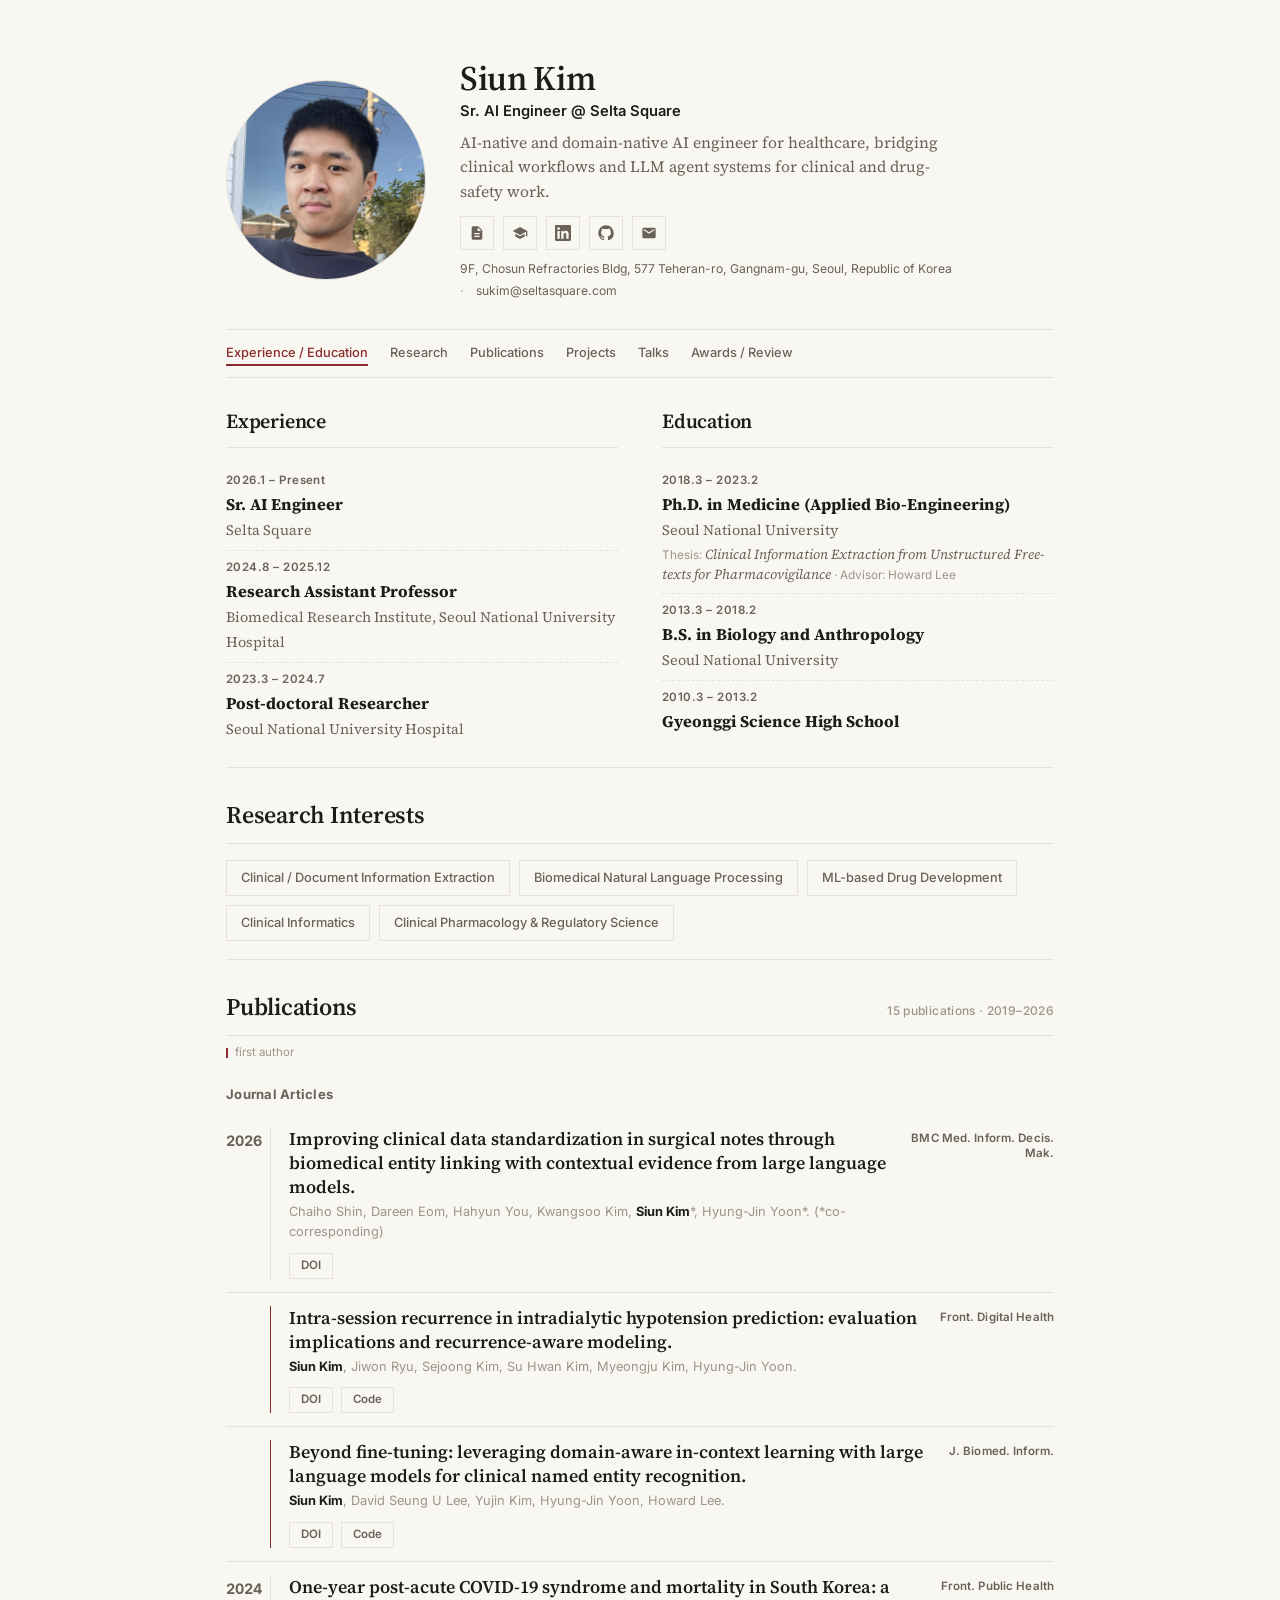
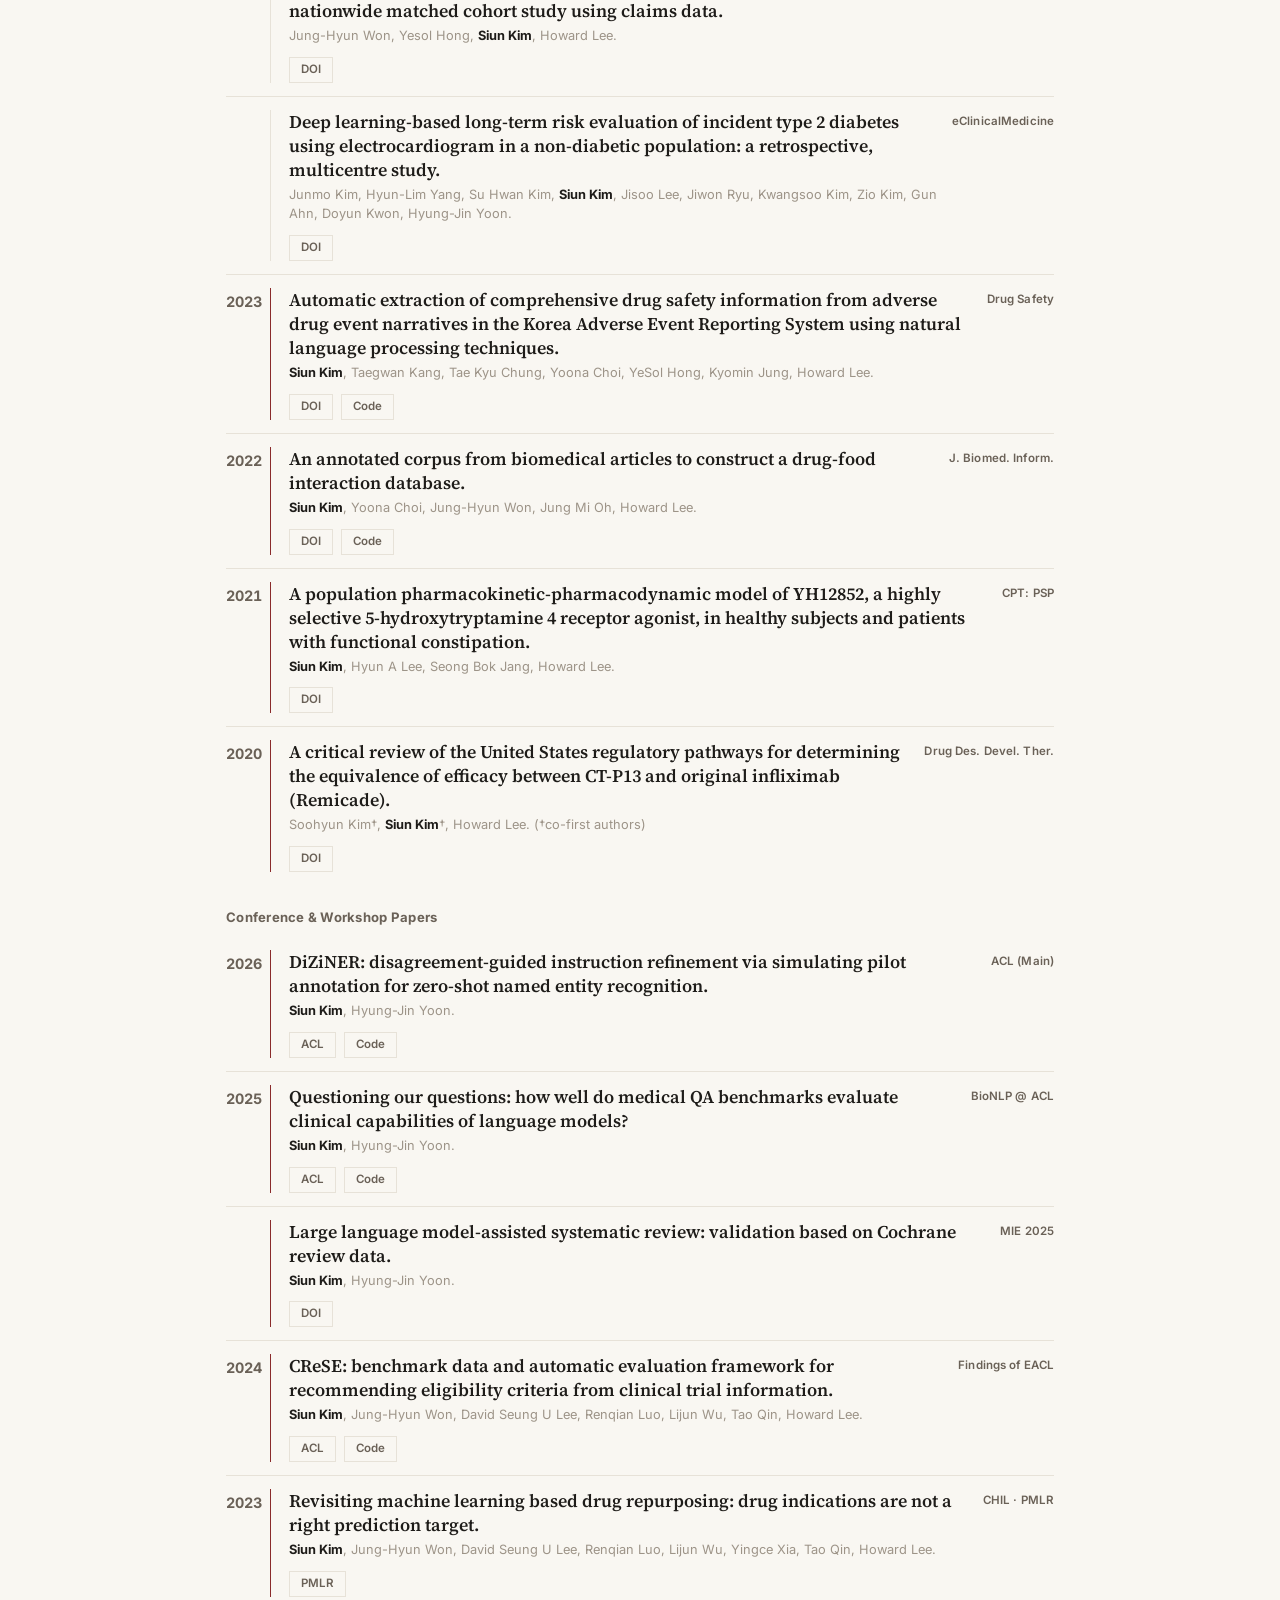
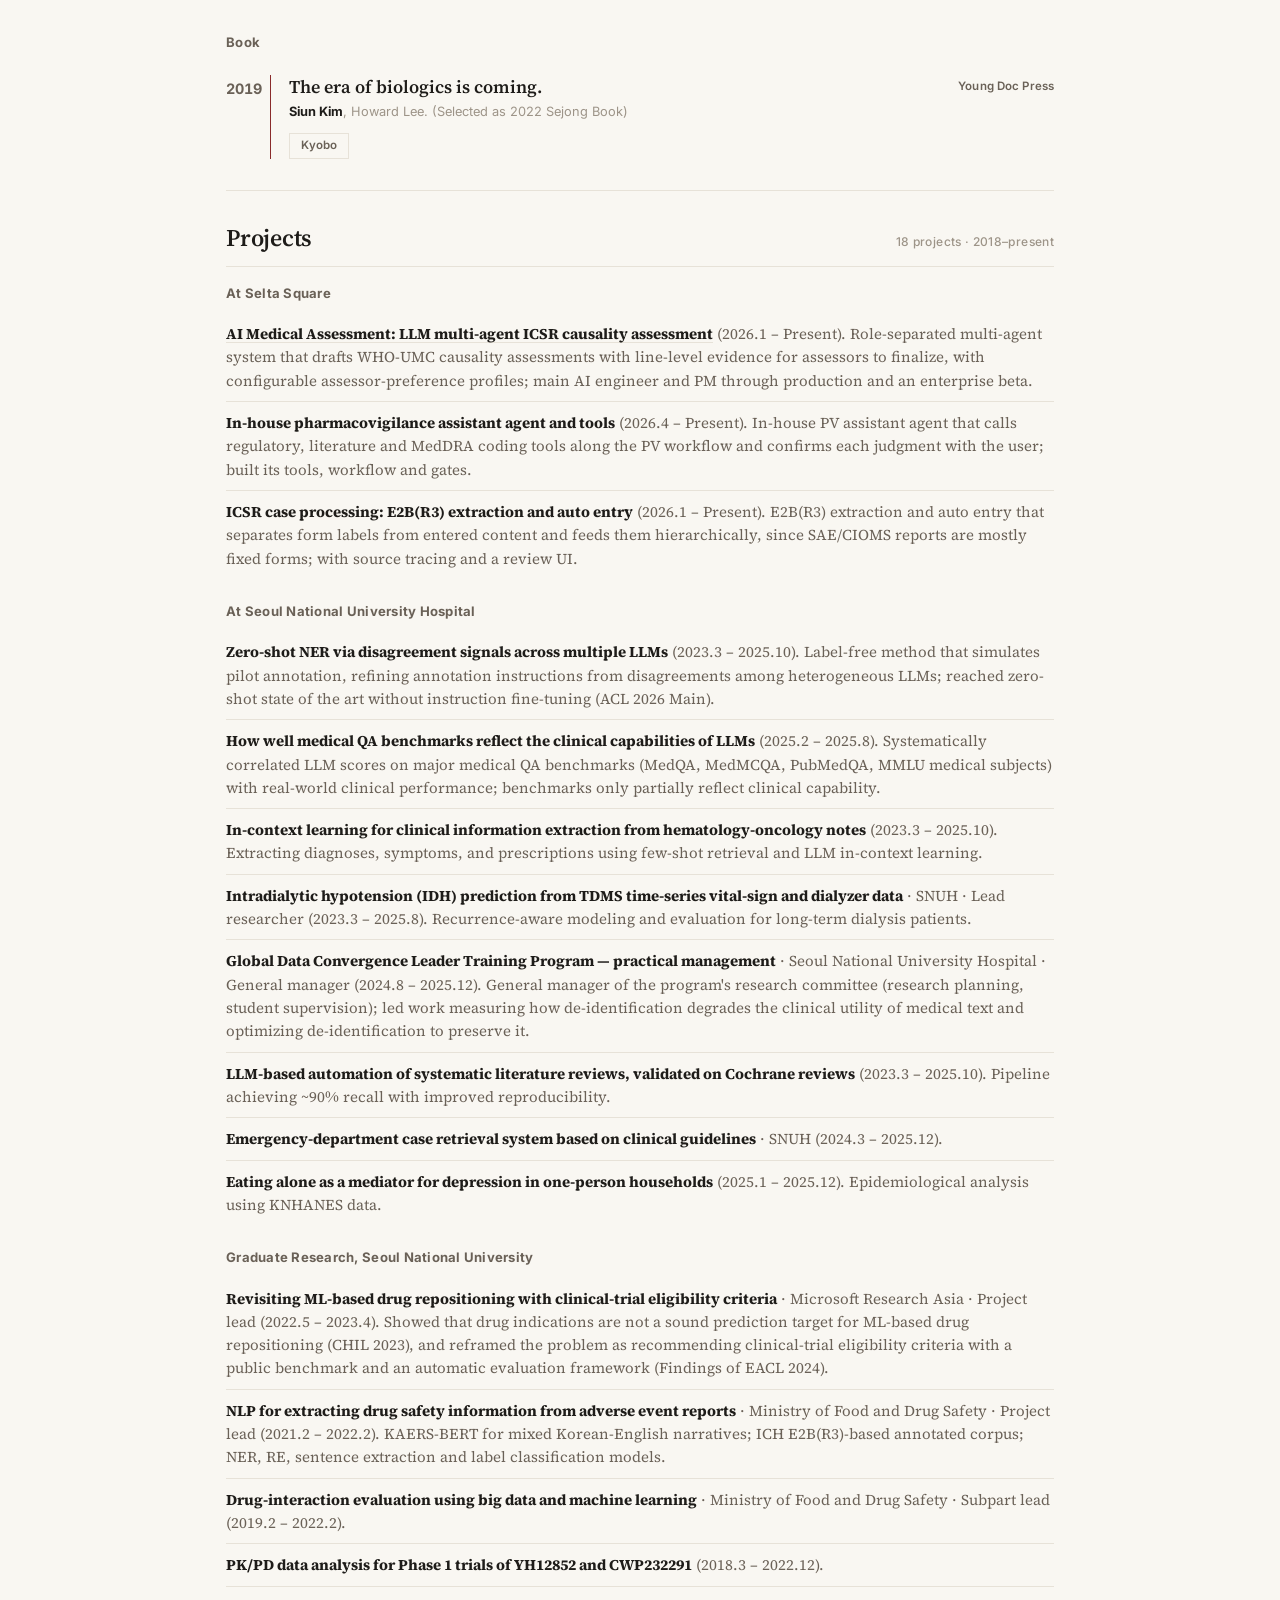
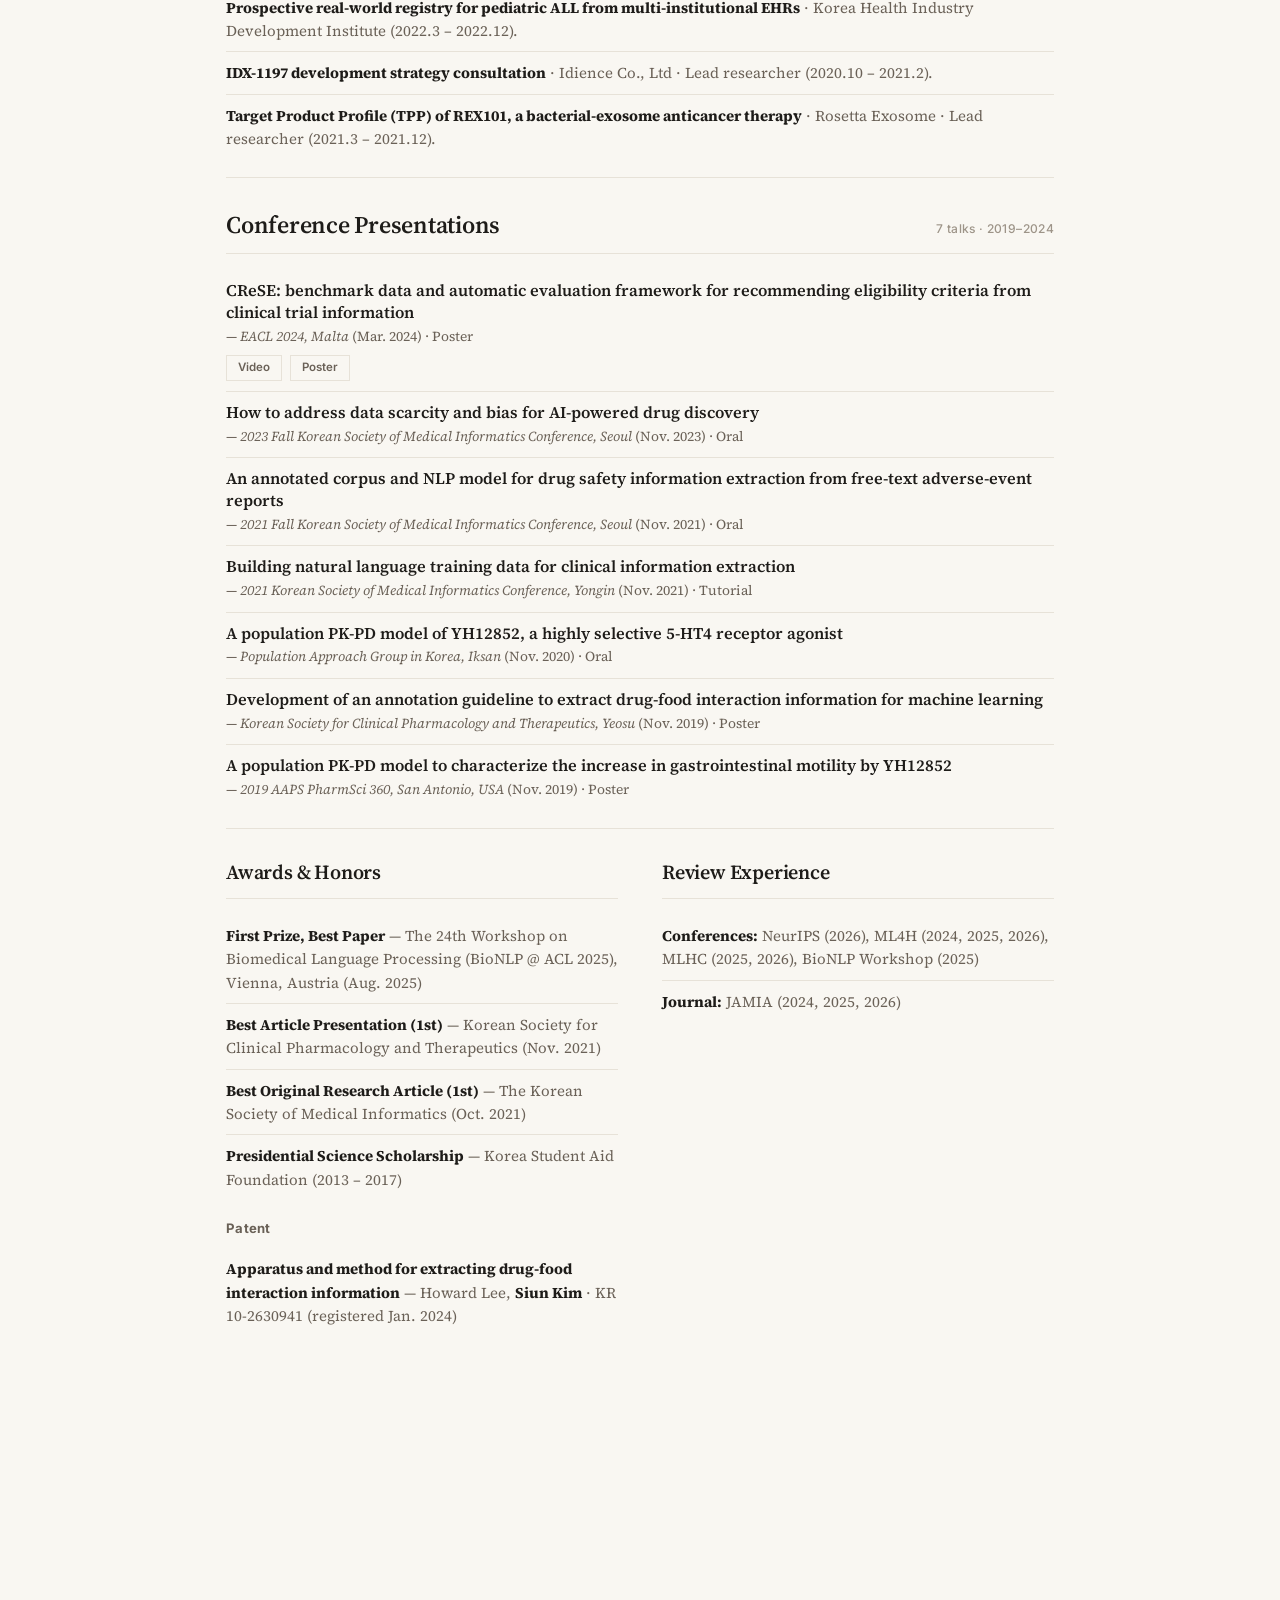
<file: index.html>
<!DOCTYPE html>
<html lang="en">
<head>
  <meta charset="UTF-8" />
  <meta name="viewport" content="width=device-width, initial-scale=1.0" />
  <!-- Generated from job-apply-2610/cv/data/profile.yaml by build.py — edit the data, not this file. -->
  <title>Siun Kim — Sr. AI Engineer</title>
  <meta name="description" content="Siun Kim — Sr. AI Engineer @ Selta Square. Biomedical NLP and clinical AI researcher: clinical information extraction and evaluating large language models for real-world medical use." />

  <!-- Open Graph / Twitter cards -->
  <meta property="og:type" content="website" />
  <meta property="og:title" content="Siun Kim — Sr. AI Engineer" />
  <meta property="og:description" content="Biomedical NLP &amp; clinical AI researcher — clinical information extraction and evaluating LLMs for real-world medical use." />
  <meta property="og:url" content="https://siunkim.github.io/" />
  <meta property="og:image" content="https://siunkim.github.io/assets/profile.jpg" />
  <meta name="twitter:card" content="summary" />
  <meta name="twitter:title" content="Siun Kim — Sr. AI Engineer" />
  <meta name="twitter:description" content="Biomedical NLP &amp; clinical AI researcher — clinical information extraction and evaluating LLMs for real-world medical use." />
  <meta name="twitter:image" content="https://siunkim.github.io/assets/profile.jpg" />

  <link rel="icon" href="assets/favicon.ico" />
  <link rel="preconnect" href="https://fonts.googleapis.com" />
  <link rel="preconnect" href="https://fonts.gstatic.com" crossorigin />
  <link rel="stylesheet" href="https://fonts.googleapis.com/css2?family=Inter:wght@400;500;600;700&family=Source+Serif+4:ital,opsz,wght@0,8..60,400..700;1,8..60,400..600&display=swap" />
  <link rel="stylesheet" href="style.css" />

  <!-- Structured data (schema.org Person) -->
  <script type="application/ld+json">
  {
    "@context": "https://schema.org",
    "@type": "Person",
    "name": "Siun Kim",
    "jobTitle": "Senior AI Engineer",
    "worksFor": { "@type": "Organization", "name": "Selta Square" },
    "alumniOf": { "@type": "CollegeOrUniversity", "name": "Seoul National University" },
    "url": "https://siunkim.github.io/",
    "image": "https://siunkim.github.io/assets/profile.jpg",
    "email": "mailto:shiuhn95@snu.ac.kr",
    "knowsAbout": [
      "Biomedical Natural Language Processing",
      "Clinical Information Extraction",
      "Large Language Models",
      "Machine Learning for Drug Development",
      "Clinical Informatics",
      "Clinical Pharmacology"
    ],
    "sameAs": [
      "https://scholar.google.co.kr/citations?user=-CBtswUAAAAJ&amp;hl=en",
      "https://www.linkedin.com/in/siun-kim-13a976182/",
      "https://github.com/SiunKim",
      "https://aclanthology.org/people/siun-kim/"
    ]
  }
  </script>
</head>
<body>
<div class="wrap" id="top">

  <!-- ===================== MASTHEAD ===================== -->
  <header class="masthead">
    <img
      class="avatar"
      src="assets/profile.jpg"
      alt="Siun Kim"
      onerror="this.outerHTML='&lt;div class=&quot;avatar avatar-fallback&quot;&gt;SK&lt;/div&gt;'"
    />
    <div class="identity">
      <h1>Siun Kim</h1>
      <p class="tagline">Sr. AI Engineer @ Selta Square</p>
      <p class="summary">
        AI-native and domain-native AI engineer for healthcare, bridging clinical workflows and LLM agent systems for clinical and drug-safety work.
      </p>
      <div class="social" aria-label="Links">
        <a href="assets/cv.pdf" target="_blank" rel="noopener" title="CV (PDF)" aria-label="CV">
          <svg viewBox="0 0 24 24" aria-hidden="true"><path d="M14 2H6a2 2 0 0 0-2 2v16a2 2 0 0 0 2 2h12a2 2 0 0 0 2-2V8l-6-6zm2 16H8v-2h8v2zm0-4H8v-2h8v2zm-3-5V3.5L18.5 9H13z"/></svg>
        </a>
        <a href="https://scholar.google.co.kr/citations?user=-CBtswUAAAAJ&amp;hl=en" target="_blank" rel="noopener" title="Google Scholar" aria-label="Google Scholar">
          <svg viewBox="0 0 24 24" aria-hidden="true"><path d="M12 3 1 9l11 6 9-4.909V17h2V9L12 3zM5 13.18v4L12 21l7-3.82v-4L12 17l-7-3.82z"/></svg>
        </a>
        <a href="https://www.linkedin.com/in/siun-kim-13a976182/" target="_blank" rel="noopener" title="LinkedIn" aria-label="LinkedIn">
          <svg viewBox="0 0 24 24" aria-hidden="true"><path d="M20.45 20.45h-3.56v-5.57c0-1.33-.02-3.04-1.85-3.04-1.85 0-2.14 1.45-2.14 2.94v5.67H9.35V9h3.41v1.56h.05c.48-.9 1.63-1.85 3.36-1.85 3.6 0 4.27 2.37 4.27 5.45v6.29zM5.34 7.43a2.06 2.06 0 1 1 0-4.12 2.06 2.06 0 0 1 0 4.12zM7.12 20.45H3.56V9h3.56v11.45zM22.22 0H1.77C.79 0 0 .77 0 1.72v20.56C0 23.23.79 24 1.77 24h20.45c.98 0 1.78-.77 1.78-1.72V1.72C24 .77 23.2 0 22.22 0z"/></svg>
        </a>
        <a href="https://github.com/SiunKim" target="_blank" rel="noopener" title="GitHub" aria-label="GitHub">
          <svg viewBox="0 0 24 24" aria-hidden="true"><path d="M12 .5C5.73.5.5 5.73.5 12c0 5.08 3.29 9.39 7.86 10.91.58.11.79-.25.79-.56 0-.28-.01-1.02-.02-2-3.2.7-3.88-1.54-3.88-1.54-.53-1.34-1.29-1.7-1.29-1.7-1.05-.72.08-.71.08-.71 1.16.08 1.77 1.19 1.77 1.19 1.03 1.77 2.71 1.26 3.37.96.1-.75.4-1.26.73-1.55-2.55-.29-5.24-1.28-5.24-5.69 0-1.26.45-2.29 1.19-3.1-.12-.29-.52-1.46.11-3.05 0 0 .97-.31 3.18 1.18a11.1 11.1 0 0 1 2.9-.39c.98 0 1.97.13 2.9.39 2.2-1.49 3.17-1.18 3.17-1.18.63 1.59.23 2.76.11 3.05.74.81 1.19 1.84 1.19 3.1 0 4.42-2.69 5.39-5.25 5.68.41.36.78 1.07.78 2.16 0 1.56-.01 2.82-.01 3.2 0 .31.21.68.8.56A10.52 10.52 0 0 0 23.5 12C23.5 5.73 18.27.5 12 .5z"/></svg>
        </a>
        <a href="mailto:sukim@seltasquare.com" title="Email" aria-label="Email">
          <svg viewBox="0 0 24 24" aria-hidden="true"><path d="M20 4H4a2 2 0 0 0-2 2v12a2 2 0 0 0 2 2h16a2 2 0 0 0 2-2V6a2 2 0 0 0-2-2zm0 4-8 5-8-5V6l8 5 8-5v2z"/></svg>
        </a>
      </div>
      <ul class="contact">
        <li>9F, Chosun Refractories Bldg, 577 Teheran-ro, Gangnam-gu, Seoul, Republic of Korea</li>
        <li><a href="mailto:sukim@seltasquare.com">sukim@seltasquare.com</a></li>
      </ul>
    </div>
  </header>

  <!-- ===================== STICKY NAV ===================== -->
  <nav class="topnav" aria-label="Section navigation">
    <a href="#experience">Experience / Education</a>
    <a href="#research">Research</a>
    <a href="#publications">Publications</a>
    <a href="#projects">Projects</a>
    <a href="#talks">Talks</a>
    <a href="#awards">Awards / Review</a>
  </nav>

  <!-- ===================== MAIN CONTENT ===================== -->
  <main class="content">

    <div class="pair">
      <section id="experience">
        <h2>Experience</h2>
        <ul class="timeline">
          <li><div class="when">2026.1 – Present</div><div class="what"><strong>Sr. AI Engineer</strong><span class="where">Selta Square</span></div></li>
          <li><div class="when">2024.8 – 2025.12</div><div class="what"><strong>Research Assistant Professor</strong><span class="where">Biomedical Research Institute, Seoul National University Hospital</span></div></li>
          <li><div class="when">2023.3 – 2024.7</div><div class="what"><strong>Post-doctoral Researcher</strong><span class="where">Seoul National University Hospital</span></div></li>
        </ul>
      </section>
      <section id="education">
        <h2>Education</h2>
        <ul class="timeline">
          <li><div class="when">2018.3 – 2023.2</div><div class="what"><strong>Ph.D. in Medicine (Applied Bio-Engineering)</strong><span class="where">Seoul National University</span>            <span class="detail">Thesis: <em>Clinical Information Extraction from Unstructured Free-texts for Pharmacovigilance</em> · Advisor: Howard Lee</span>
          </div></li>
          <li><div class="when">2013.3 – 2018.2</div><div class="what"><strong>B.S. in Biology and Anthropology</strong><span class="where">Seoul National University</span>          </div></li>
          <li><div class="when">2010.3 – 2013.2</div><div class="what"><strong>Gyeonggi Science High School</strong>          </div></li>
        </ul>
      </section>
    </div>

    <section id="research">
      <h2>Research Interests</h2>
      <ul class="tags">
        <li>Clinical / Document Information Extraction</li>
        <li>Biomedical Natural Language Processing</li>
        <li>ML-based Drug Development</li>
        <li>Clinical Informatics</li>
        <li>Clinical Pharmacology &amp; Regulatory Science</li>
      </ul>
    </section>

    <section id="publications">
      <h2>Publications <span class="h2-meta">15 publications · 2019–2026</span></h2>
      <p class="pub-legend"><span class="fa-key"></span>first author</p>

      <h3 class="pub-group">Journal Articles</h3>
      <ol class="pubs">
        <li><span class="p-year">2026</span><div class="p-body">
          <span class="p-title">Improving clinical data standardization in surgical notes through biomedical entity linking with contextual evidence from large language models.</span>
          <span class="authors">Chaiho Shin, Dareen Eom, Hahyun You, Kwangsoo Kim, <span class="me">Siun Kim</span>*, Hyung-Jin Yoon*. (*co-corresponding)</span>
          <span class="p-links"><a class="chip" href="https://doi.org/10.1186/s12911-026-03877-4" target="_blank" rel="noopener">DOI</a></span>
        </div><span class="p-venue-tag">BMC Med. Inform. Decis. Mak.</span></li>
        <li class="first-author"><span class="p-year"></span><div class="p-body">
          <span class="p-title">Intra-session recurrence in intradialytic hypotension prediction: evaluation implications and recurrence-aware modeling.</span>
          <span class="authors"><span class="me">Siun Kim</span>, Jiwon Ryu, Sejoong Kim, Su Hwan Kim, Myeongju Kim, Hyung-Jin Yoon.</span>
          <span class="p-links"><a class="chip" href="https://doi.org/10.3389/fdgth.2026.1804788" target="_blank" rel="noopener">DOI</a><a class="chip" href="https://github.com/SiunKim/IDH-Recurrence-Prediction" target="_blank" rel="noopener">Code</a></span>
        </div><span class="p-venue-tag">Front. Digital Health</span></li>
        <li class="first-author"><span class="p-year"></span><div class="p-body">
          <span class="p-title">Beyond fine-tuning: leveraging domain-aware in-context learning with large language models for clinical named entity recognition.</span>
          <span class="authors"><span class="me">Siun Kim</span>, David Seung U Lee, Yujin Kim, Hyung-Jin Yoon, Howard Lee.</span>
          <span class="p-links"><a class="chip" href="https://doi.org/10.1016/j.jbi.2026.104982" target="_blank" rel="noopener">DOI</a><a class="chip" href="https://github.com/SiunKim/clinical-information-extraction-llm-icl" target="_blank" rel="noopener">Code</a></span>
        </div><span class="p-venue-tag">J. Biomed. Inform.</span></li>
        <li><span class="p-year">2024</span><div class="p-body">
          <span class="p-title">One-year post-acute COVID-19 syndrome and mortality in South Korea: a nationwide matched cohort study using claims data.</span>
          <span class="authors">Jung-Hyun Won, Yesol Hong, <span class="me">Siun Kim</span>, Howard Lee.</span>
          <span class="p-links"><a class="chip" href="https://doi.org/10.3389/fpubh.2024.1403153" target="_blank" rel="noopener">DOI</a></span>
        </div><span class="p-venue-tag">Front. Public Health</span></li>
        <li><span class="p-year"></span><div class="p-body">
          <span class="p-title">Deep learning-based long-term risk evaluation of incident type 2 diabetes using electrocardiogram in a non-diabetic population: a retrospective, multicentre study.</span>
          <span class="authors">Junmo Kim, Hyun-Lim Yang, Su Hwan Kim, <span class="me">Siun Kim</span>, Jisoo Lee, Jiwon Ryu, Kwangsoo Kim, Zio Kim, Gun Ahn, Doyun Kwon, Hyung-Jin Yoon.</span>
          <span class="p-links"><a class="chip" href="https://doi.org/10.1016/j.eclinm.2024.102445" target="_blank" rel="noopener">DOI</a></span>
        </div><span class="p-venue-tag">eClinicalMedicine</span></li>
        <li class="first-author"><span class="p-year">2023</span><div class="p-body">
          <span class="p-title">Automatic extraction of comprehensive drug safety information from adverse drug event narratives in the Korea Adverse Event Reporting System using natural language processing techniques.</span>
          <span class="authors"><span class="me">Siun Kim</span>, Taegwan Kang, Tae Kyu Chung, Yoona Choi, YeSol Hong, Kyomin Jung, Howard Lee.</span>
          <span class="p-links"><a class="chip" href="https://doi.org/10.1007/s40264-023-01323-2" target="_blank" rel="noopener">DOI</a><a class="chip" href="https://github.com/SiunKim/AENLP" target="_blank" rel="noopener">Code</a></span>
        </div><span class="p-venue-tag">Drug Safety</span></li>
        <li class="first-author"><span class="p-year">2022</span><div class="p-body">
          <span class="p-title">An annotated corpus from biomedical articles to construct a drug-food interaction database.</span>
          <span class="authors"><span class="me">Siun Kim</span>, Yoona Choi, Jung-Hyun Won, Jung Mi Oh, Howard Lee.</span>
          <span class="p-links"><a class="chip" href="https://doi.org/10.1016/j.jbi.2022.103985" target="_blank" rel="noopener">DOI</a><a class="chip" href="https://github.com/ccadd-snu/corpus-for-DFI-extraction" target="_blank" rel="noopener">Code</a></span>
        </div><span class="p-venue-tag">J. Biomed. Inform.</span></li>
        <li class="first-author"><span class="p-year">2021</span><div class="p-body">
          <span class="p-title">A population pharmacokinetic-pharmacodynamic model of YH12852, a highly selective 5-hydroxytryptamine 4 receptor agonist, in healthy subjects and patients with functional constipation.</span>
          <span class="authors"><span class="me">Siun Kim</span>, Hyun A Lee, Seong Bok Jang, Howard Lee.</span>
          <span class="p-links"><a class="chip" href="https://doi.org/10.1002/psp4.12664" target="_blank" rel="noopener">DOI</a></span>
        </div><span class="p-venue-tag">CPT: PSP</span></li>
        <li class="first-author"><span class="p-year">2020</span><div class="p-body">
          <span class="p-title">A critical review of the United States regulatory pathways for determining the equivalence of efficacy between CT-P13 and original infliximab (Remicade).</span>
          <span class="authors">Soohyun Kim†, <span class="me">Siun Kim</span>†, Howard Lee. (†co-first authors)</span>
          <span class="p-links"><a class="chip" href="https://doi.org/10.2147/DDDT.S254776" target="_blank" rel="noopener">DOI</a></span>
        </div><span class="p-venue-tag">Drug Des. Devel. Ther.</span></li>
      </ol>

      <h3 class="pub-group">Conference &amp; Workshop Papers</h3>
      <ol class="pubs">
        <li class="first-author"><span class="p-year">2026</span><div class="p-body">
          <span class="p-title">DiZiNER: disagreement-guided instruction refinement via simulating pilot annotation for zero-shot named entity recognition.</span>
          <span class="authors"><span class="me">Siun Kim</span>, Hyung-Jin Yoon.</span>
          <span class="p-links"><a class="chip" href="https://aclanthology.org/2026.acl-long.795/" target="_blank" rel="noopener">ACL</a><a class="chip" href="https://github.com/SiunKim/diziner-ner" target="_blank" rel="noopener">Code</a></span>
        </div><span class="p-venue-tag">ACL (Main)</span></li>
        <li class="first-author"><span class="p-year">2025</span><div class="p-body">
          <span class="p-title">Questioning our questions: how well do medical QA benchmarks evaluate clinical capabilities of language models?</span>
          <span class="authors"><span class="me">Siun Kim</span>, Hyung-Jin Yoon.</span>
          <span class="p-links"><a class="chip" href="https://aclanthology.org/2025.bionlp-1.24/" target="_blank" rel="noopener">ACL</a><a class="chip" href="https://github.com/SiunKim/questioning-medqa" target="_blank" rel="noopener">Code</a></span>
        </div><span class="p-venue-tag">BioNLP @ ACL</span></li>
        <li class="first-author"><span class="p-year"></span><div class="p-body">
          <span class="p-title">Large language model-assisted systematic review: validation based on Cochrane review data.</span>
          <span class="authors"><span class="me">Siun Kim</span>, Hyung-Jin Yoon.</span>
          <span class="p-links"><a class="chip" href="https://doi.org/10.3233/SHTI250501" target="_blank" rel="noopener">DOI</a></span>
        </div><span class="p-venue-tag">MIE 2025</span></li>
        <li class="first-author"><span class="p-year">2024</span><div class="p-body">
          <span class="p-title">CReSE: benchmark data and automatic evaluation framework for recommending eligibility criteria from clinical trial information.</span>
          <span class="authors"><span class="me">Siun Kim</span>, Jung-Hyun Won, David Seung U Lee, Renqian Luo, Lijun Wu, Tao Qin, Howard Lee.</span>
          <span class="p-links"><a class="chip" href="https://aclanthology.org/2024.findings-eacl.149/" target="_blank" rel="noopener">ACL</a><a class="chip" href="https://github.com/SiunKim/clinical_trial_eligibility_criteria_recommendation" target="_blank" rel="noopener">Code</a></span>
        </div><span class="p-venue-tag">Findings of EACL</span></li>
        <li class="first-author"><span class="p-year">2023</span><div class="p-body">
          <span class="p-title">Revisiting machine learning based drug repurposing: drug indications are not a right prediction target.</span>
          <span class="authors"><span class="me">Siun Kim</span>, Jung-Hyun Won, David Seung U Lee, Renqian Luo, Lijun Wu, Yingce Xia, Tao Qin, Howard Lee.</span>
          <span class="p-links"><a class="chip" href="https://proceedings.mlr.press/v209/kim23a.html" target="_blank" rel="noopener">PMLR</a></span>
        </div><span class="p-venue-tag">CHIL · PMLR</span></li>
      </ol>

      <h3 class="pub-group">Book</h3>
      <ol class="pubs">
        <li class="first-author"><span class="p-year">2019</span><div class="p-body">
          <span class="p-title">The era of biologics is coming.</span>
          <span class="authors"><span class="me">Siun Kim</span>, Howard Lee. (Selected as 2022 Sejong Book)</span>
          <span class="p-links"><a class="chip" href="https://product.kyobobook.co.kr/detail/S000209182653" target="_blank" rel="noopener">Kyobo</a></span>
        </div><span class="p-venue-tag">Young Doc Press</span></li>
      </ol>

    </section>

    <section id="projects">
      <h2>Projects <span class="h2-meta">18 projects · 2018–present</span></h2>
      <h3 class="pub-group">At Selta Square</h3>
      <ul class="projects">
        <li><strong><a class="plink" href="https://assessment.selta.cloud/" target="_blank" rel="noopener">AI Medical Assessment: LLM multi-agent ICSR causality assessment</a></strong> (2026.1 – Present). Role-separated multi-agent system that drafts WHO-UMC causality assessments with line-level evidence for assessors to finalize, with configurable assessor-preference profiles; main AI engineer and PM through production and an enterprise beta.</li>

        <li><strong>In-house pharmacovigilance assistant agent and tools</strong> (2026.4 – Present). In-house PV assistant agent that calls regulatory, literature and MedDRA coding tools along the PV workflow and confirms each judgment with the user; built its tools, workflow and gates.</li>

        <li><strong>ICSR case processing: E2B(R3) extraction and auto entry</strong> (2026.1 – Present). E2B(R3) extraction and auto entry that separates form labels from entered content and feeds them hierarchically, since SAE/CIOMS reports are mostly fixed forms; with source tracing and a review UI.</li>

      </ul>
      <h3 class="pub-group">At Seoul National University Hospital</h3>
      <ul class="projects">
        <li><strong>Zero-shot NER via disagreement signals across multiple LLMs</strong> (2023.3 – 2025.10). Label-free method that simulates pilot annotation, refining annotation instructions from disagreements among heterogeneous LLMs; reached zero-shot state of the art without instruction fine-tuning (ACL 2026 Main).</li>

        <li><strong>How well medical QA benchmarks reflect the clinical capabilities of LLMs</strong> (2025.2 – 2025.8). Systematically correlated LLM scores on major medical QA benchmarks (MedQA, MedMCQA, PubMedQA, MMLU medical subjects) with real-world clinical performance; benchmarks only partially reflect clinical capability.</li>

        <li><strong>In-context learning for clinical information extraction from hematology-oncology notes</strong> (2023.3 – 2025.10). Extracting diagnoses, symptoms, and prescriptions using few-shot retrieval and LLM in-context learning.</li>

        <li><strong>Intradialytic hypotension (IDH) prediction from TDMS time-series vital-sign and dialyzer data</strong> · SNUH · Lead researcher (2023.3 – 2025.8). Recurrence-aware modeling and evaluation for long-term dialysis patients.</li>

        <li><strong>Global Data Convergence Leader Training Program — practical management</strong> · Seoul National University Hospital · General manager (2024.8 – 2025.12). General manager of the program&#39;s research committee (research planning, student supervision); led work measuring how de-identification degrades the clinical utility of medical text and optimizing de-identification to preserve it.</li>

        <li><strong>LLM-based automation of systematic literature reviews, validated on Cochrane reviews</strong> (2023.3 – 2025.10). Pipeline achieving ~90% recall with improved reproducibility.</li>

        <li><strong>Emergency-department case retrieval system based on clinical guidelines</strong> · SNUH (2024.3 – 2025.12).</li>

        <li><strong>Eating alone as a mediator for depression in one-person households</strong> (2025.1 – 2025.12). Epidemiological analysis using KNHANES data.</li>

      </ul>
      <h3 class="pub-group">Graduate Research, Seoul National University</h3>
      <ul class="projects">
        <li><strong>Revisiting ML-based drug repositioning with clinical-trial eligibility criteria</strong> · Microsoft Research Asia · Project lead (2022.5 – 2023.4). Showed that drug indications are not a sound prediction target for ML-based drug repositioning (CHIL 2023), and reframed the problem as recommending clinical-trial eligibility criteria with a public benchmark and an automatic evaluation framework (Findings of EACL 2024).</li>

        <li><strong>NLP for extracting drug safety information from adverse event reports</strong> · Ministry of Food and Drug Safety · Project lead (2021.2 – 2022.2). KAERS-BERT for mixed Korean-English narratives; ICH E2B(R3)-based annotated corpus; NER, RE, sentence extraction and label classification models.</li>

        <li><strong>Drug-interaction evaluation using big data and machine learning</strong> · Ministry of Food and Drug Safety · Subpart lead (2019.2 – 2022.2).</li>

        <li><strong>PK/PD data analysis for Phase 1 trials of YH12852 and CWP232291</strong> (2018.3 – 2022.12).</li>

        <li><strong>Prospective real-world registry for pediatric ALL from multi-institutional EHRs</strong> · Korea Health Industry Development Institute (2022.3 – 2022.12).</li>

        <li><strong>IDX-1197 development strategy consultation</strong> · Idience Co., Ltd · Lead researcher (2020.10 – 2021.2).</li>

        <li><strong>Target Product Profile (TPP) of REX101, a bacterial-exosome anticancer therapy</strong> · Rosetta Exosome · Lead researcher (2021.3 – 2021.12).</li>

      </ul>
    </section>

    <section id="talks">
      <h2>Conference Presentations <span class="h2-meta">7 talks · 2019–2024</span></h2>
      <ul class="talks">
        <li>
          <span class="t-title">CReSE: benchmark data and automatic evaluation framework for recommending eligibility criteria from clinical trial information</span>
          <span class="t-meta">— <span class="venue">EACL 2024, Malta</span> (Mar. 2024) · Poster</span>
          <span class="p-links">
            <a class="chip" href="https://youtu.be/0VxXLnHAH30" target="_blank" rel="noopener">Video</a>
            <a class="chip" href="assets/eacl2024_poster.pdf" target="_blank" rel="noopener">Poster</a>
          </span>
        </li>
        <li>
          <span class="t-title">How to address data scarcity and bias for AI-powered drug discovery</span>
          <span class="t-meta">— <span class="venue">2023 Fall Korean Society of Medical Informatics Conference, Seoul</span> (Nov. 2023) · Oral</span>
        </li>
        <li>
          <span class="t-title">An annotated corpus and NLP model for drug safety information extraction from free-text adverse-event reports</span>
          <span class="t-meta">— <span class="venue">2021 Fall Korean Society of Medical Informatics Conference, Seoul</span> (Nov. 2021) · Oral</span>
        </li>
        <li>
          <span class="t-title">Building natural language training data for clinical information extraction</span>
          <span class="t-meta">— <span class="venue">2021 Korean Society of Medical Informatics Conference, Yongin</span> (Nov. 2021) · Tutorial</span>
        </li>
        <li>
          <span class="t-title">A population PK-PD model of YH12852, a highly selective 5-HT4 receptor agonist</span>
          <span class="t-meta">— <span class="venue">Population Approach Group in Korea, Iksan</span> (Nov. 2020) · Oral</span>
        </li>
        <li>
          <span class="t-title">Development of an annotation guideline to extract drug-food interaction information for machine learning</span>
          <span class="t-meta">— <span class="venue">Korean Society for Clinical Pharmacology and Therapeutics, Yeosu</span> (Nov. 2019) · Poster</span>
        </li>
        <li>
          <span class="t-title">A population PK-PD model to characterize the increase in gastrointestinal motility by YH12852</span>
          <span class="t-meta">— <span class="venue">2019 AAPS PharmSci 360, San Antonio, USA</span> (Nov. 2019) · Poster</span>
        </li>
      </ul>
    </section>

    <div class="pair">
      <section id="awards">
        <h2>Awards &amp; Honors</h2>
        <ul class="awards">
          <li><strong>First Prize, Best Paper</strong> — The 24th Workshop on Biomedical Language Processing (BioNLP @ ACL 2025), Vienna, Austria (Aug. 2025)</li>
          <li><strong>Best Article Presentation (1st)</strong> — Korean Society for Clinical Pharmacology and Therapeutics (Nov. 2021)</li>
          <li><strong>Best Original Research Article (1st)</strong> — The Korean Society of Medical Informatics (Oct. 2021)</li>
          <li><strong>Presidential Science Scholarship</strong> — Korea Student Aid Foundation (2013 – 2017)</li>
        </ul>
        <h3 class="pub-group">Patent</h3>
        <ul class="awards">
          <li><strong>Apparatus and method for extracting drug-food interaction information</strong> — Howard Lee, <span class="me">Siun Kim</span> · KR 10-2630941 (registered Jan. 2024)</li>
        </ul>
      </section>
      <section id="service">
        <h2>Review Experience</h2>
        <ul class="service">
          <li><strong>Conferences:</strong> NeurIPS (2026), ML4H (2024, 2025, 2026), MLHC (2025, 2026), BioNLP Workshop (2025)</li>
          <li><strong>Journal:</strong> JAMIA (2024, 2025, 2026)</li>
        </ul>
      </section>
    </div>

  </main>
</div>

<script>
  // Sticky section nav: scroll-spy + "stuck" shadow when pinned to the top.
  const topnav = document.querySelector('.topnav');
  const navLinks = Array.from(document.querySelectorAll('.topnav a'));
  const byId = new Map(navLinks.map(a => [a.getAttribute('href').slice(1), a]));
  const sections = Array.from(document.querySelectorAll('.content section[id]'))
    .filter(s => byId.has(s.id));

  const setActive = (id) =>
    navLinks.forEach(a => a.classList.toggle('active', a === byId.get(id)));

  // When a nav item is clicked, lock its highlight through the click-scroll so
  // the spy doesn't immediately hand it to a neighbouring section.
  let lockUntil = 0;
  navLinks.forEach(a => a.addEventListener('click', () => {
    setActive(a.getAttribute('href').slice(1));
    lockUntil = Date.now() + 900;
  }));

  const onScroll = () => {
    if (topnav) topnav.classList.toggle('stuck', topnav.getBoundingClientRect().top <= 0.5);
    if (Date.now() < lockUntil) return;
    if (!sections.length) return;
    const atBottom = Math.ceil(window.scrollY + window.innerHeight)
      >= document.documentElement.scrollHeight - 2;
    if (atBottom) { setActive(sections[sections.length - 1].id); return; }
    const line = window.innerHeight * 0.32;
    let current = sections[0].id;
    for (const s of sections) {
      if (s.getBoundingClientRect().top <= line) current = s.id;
      else break;
    }
    setActive(current);
  };
  window.addEventListener('scroll', onScroll, { passive: true });
  window.addEventListener('resize', onScroll, { passive: true });
  onScroll();
</script>
</body>
</html>
</file>
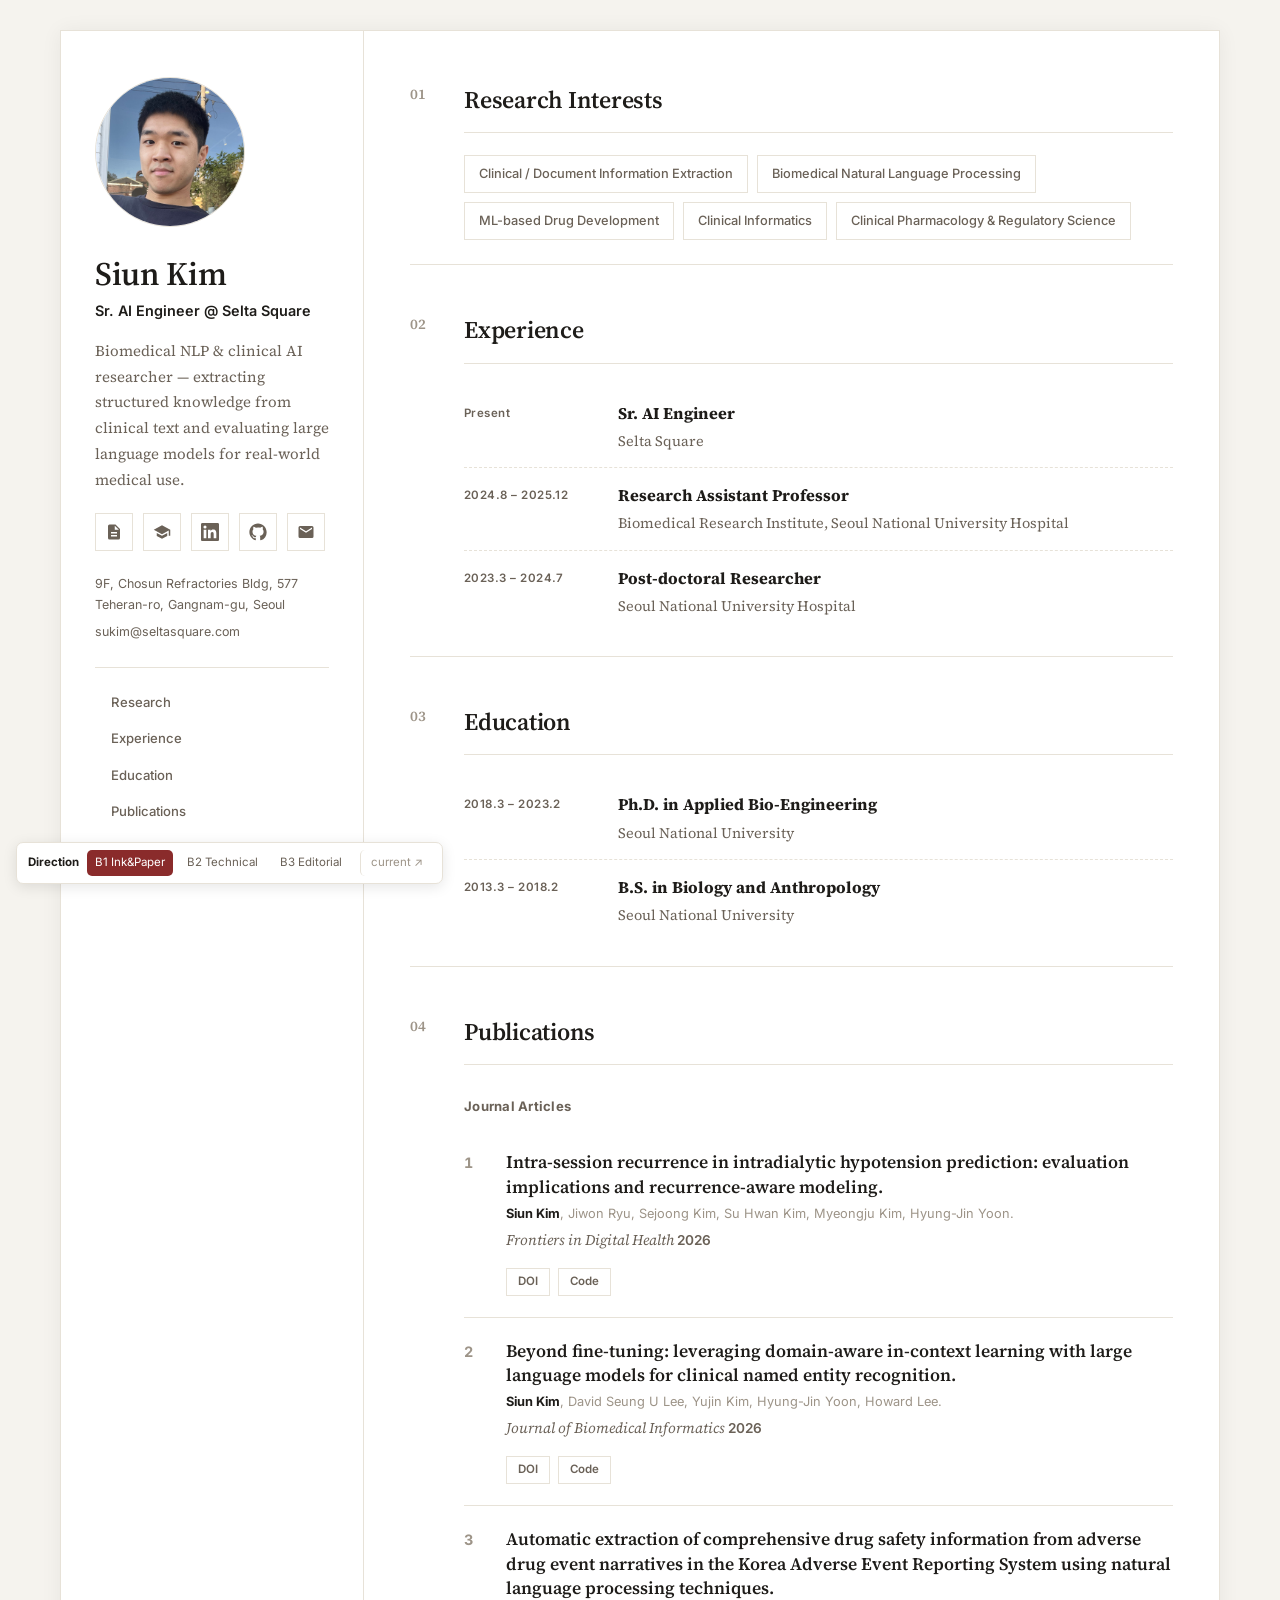
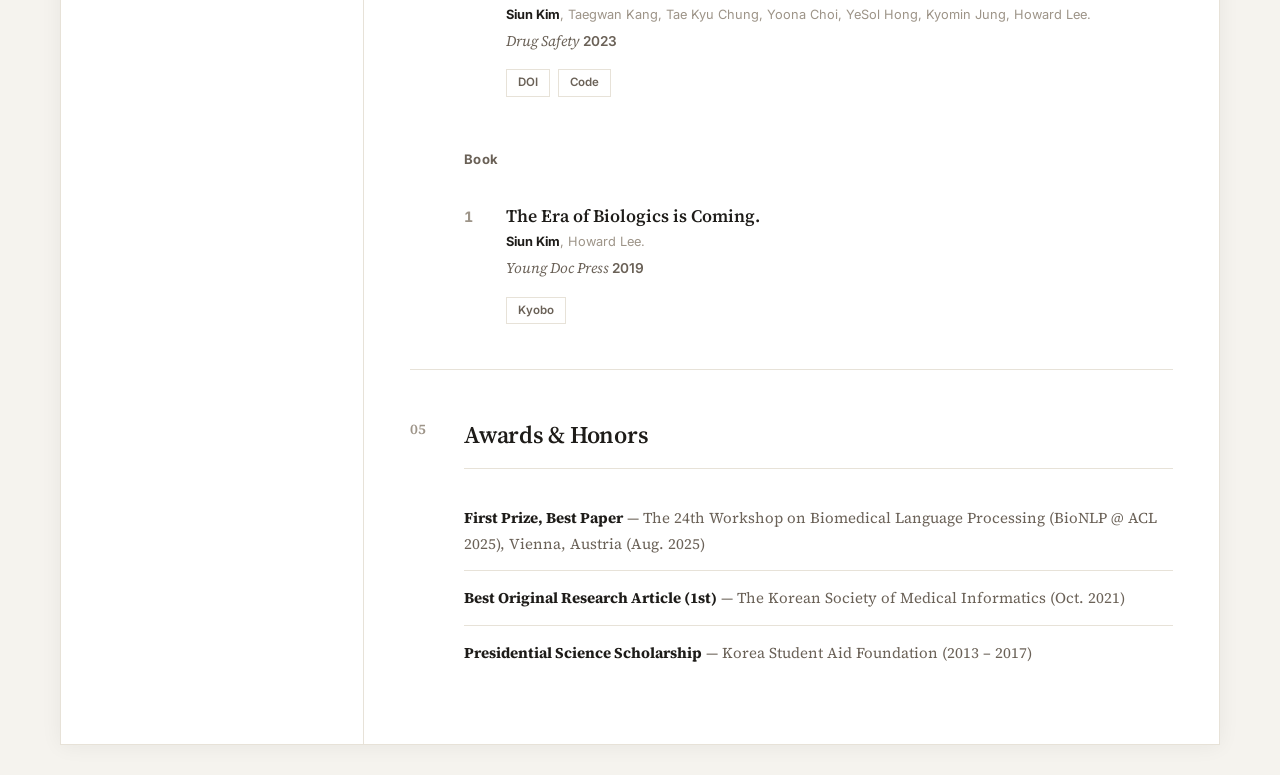
<file: previews/b1.html>
<!DOCTYPE html>
<html lang="en">
<head>
<meta charset="UTF-8" />
<meta name="viewport" content="width=device-width, initial-scale=1.0" />
<title>B1 — Ink &amp; Paper · Siun Kim (preview)</title>
<link rel="preconnect" href="https://fonts.googleapis.com" />
<link rel="preconnect" href="https://fonts.gstatic.com" crossorigin />
<link rel="stylesheet" href="https://fonts.googleapis.com/css2?family=Source+Serif+4:opsz,wght@8..60,400..700&family=Inter:wght@400;500;600;700&display=swap" />
<style>
:root {
  --bg: #f5f3ee; --surface: #ffffff;
  --text: #1e1c19; --muted: #6a6157; --faint: #9d9488;
  --border: #e7e2d8; --accent: #8a2b2b; --accent-soft: #f0e2e0;
  --font-head: 'Source Serif 4', Georgia, serif;
  --font-body: 'Source Serif 4', Georgia, serif;
  --font-ui: 'Inter', -apple-system, BlinkMacSystemFont, 'Segoe UI', sans-serif;
}
* { box-sizing: border-box; }
html { scroll-behavior: smooth; }
body { margin: 0; background: var(--bg); color: var(--text); font-family: var(--font-body); font-size: 16px; line-height: 1.72; -webkit-font-smoothing: antialiased; }
a { color: var(--text); text-decoration: none; transition: color 120ms ease; }
a:hover { color: var(--accent); }

.page { max-width: 1160px; margin: 30px auto; display: flex; align-items: flex-start; background: var(--surface); border: 1px solid var(--border); box-shadow: 0 1px 20px rgba(30,28,25,0.06); }
.sidebar { flex: 0 0 302px; padding: 46px 34px; position: sticky; top: 24px; align-self: flex-start; }
.avatar { width: 150px; height: 150px; border-radius: 50%; object-fit: cover; border: 1px solid var(--border); background: var(--bg); margin-bottom: 20px; }
.avatar-fallback { display:flex; align-items:center; justify-content:center; font-size:3rem; font-weight:400; font-family: var(--font-head); color: var(--accent); background: var(--accent-soft); }
.sidebar h1 { font-family: var(--font-head); font-size: 2.05rem; font-weight: 600; line-height: 1.08; margin: 0 0 8px; letter-spacing: -0.01em; }
.tagline { font-family: var(--font-ui); font-size: 0.9rem; font-weight: 600; color: var(--text); margin: 0 0 14px; }
.summary { font-size: 0.94rem; color: var(--muted); margin: 0 0 20px; }
.social { display:flex; flex-wrap:wrap; gap:10px; margin-bottom:22px; }
.social a { display:inline-flex; align-items:center; justify-content:center; width:38px; height:38px; border:1px solid var(--border); color: var(--muted); transition: all 130ms ease; }
.social a:hover { color: var(--accent); border-color: var(--accent); }
.social svg { width:18px; height:18px; fill: currentColor; }
.contact { font-family: var(--font-ui); list-style:none; padding:0; margin:0 0 24px; color: var(--muted); font-size:0.78rem; line-height:1.7; }
.contact li { margin-bottom:6px; }
.contact a { color: var(--muted); word-break: break-word; }
.side-nav { display:flex; flex-direction:column; border-top:1px solid var(--border); padding-top:16px; }
.side-nav a { font-family: var(--font-ui); color: var(--muted); font-size: 0.82rem; font-weight:500; padding:7px 0 7px 14px; border-left:2px solid transparent; }
.side-nav a:hover { color: var(--accent); }
.side-nav a.active { color: var(--accent); border-left-color: var(--accent); }

.content { flex:1 1 auto; min-width:0; padding:40px 46px; border-left:1px solid var(--border); counter-reset: sec; }
section { position:relative; padding: 44px 0 24px 54px; border-bottom:1px solid var(--border); counter-increment: sec; }
section:first-child { padding-top: 8px; }
section:last-child { border-bottom:none; }
section::before {
  content: counter(sec, decimal-leading-zero);
  position: absolute; left: 0; top: 47px;
  font-family: var(--font-head); font-size: 0.9rem; font-weight: 600;
  color: var(--faint); font-variant-numeric: tabular-nums; letter-spacing: 0.02em;
}
section:first-child::before { top: 11px; }
h2 { font-family: var(--font-head); font-size: 1.5rem; font-weight:600; letter-spacing:-0.01em; margin:0 0 22px; padding-bottom:12px; border-bottom:1px solid var(--border); }
h3.pub-group { font-family: var(--font-ui); font-size:0.82rem; font-weight:700; letter-spacing:0.02em; color: var(--muted); margin:30px 0 12px; }

.tags { list-style:none; padding:0; margin:0; display:flex; flex-wrap:wrap; gap:9px; }
.tags li { font-family: var(--font-ui); border:1px solid var(--border); padding:7px 14px; font-size:0.8rem; font-weight:500; color: var(--muted); }
.timeline { list-style:none; padding:0; margin:0; }
.timeline li { display:flex; gap:22px; padding:13px 0; border-bottom:1px dashed var(--border); }
.timeline li:last-child { border-bottom:none; }
.timeline .when { font-family: var(--font-ui); flex:0 0 132px; color: var(--muted); font-size:0.72rem; font-weight:600; letter-spacing:0.04em; padding-top:5px; }
.timeline .what strong { display:block; font-weight:700; color: var(--text); font-size:1.02rem; }
.timeline .where { color: var(--muted); font-size:0.9rem; }

.me { font-weight:700; color: var(--text); }
ol.pubs { list-style:none; counter-reset:pub; padding:0; margin:0; }
ol.pubs li { counter-increment:pub; position:relative; display:flex; flex-direction:column; gap:3px; padding:21px 0 21px 42px; border-bottom:1px solid var(--border); }
ol.pubs li:last-child { border-bottom:none; }
ol.pubs li::before { content: counter(pub); position:absolute; left:0; top:22px; font-family: var(--font-ui); font-size:0.9rem; font-weight:700; color: var(--faint); font-variant-numeric: tabular-nums; }
.p-title { order:1; font-size:1.1rem; font-weight:600; color: var(--text); line-height:1.4; }
.authors { order:2; font-family: var(--font-ui); font-size:0.8rem; color: var(--faint); }
.p-meta { order:3; font-size:0.92rem; }
.venue { font-style:italic; color: var(--muted); }
.year { font-family: var(--font-ui); color: var(--muted); font-weight:600; font-size:0.85rem; }
.badge { font-family: var(--font-ui); display:inline-block; margin-left:4px; padding:2px 9px; font-size:0.66rem; font-weight:600; background: var(--accent-soft); color: var(--accent); }
.p-links { order:4; display:flex; flex-wrap:wrap; gap:8px; align-items:center; margin-top:12px; }
.chip { font-family: var(--font-ui); display:inline-block; border:1px solid var(--border); padding:3px 11px; font-size:0.72rem; font-weight:600; color: var(--muted); transition: all 120ms ease; }
.chip:hover { color: var(--accent); border-color: var(--accent); }
.awards { list-style:none; padding:0; margin:0; }
.awards li { padding:14px 0; border-bottom:1px solid var(--border); font-size:0.94rem; color: var(--muted); }
.awards li:last-child { border-bottom:none; }
.awards li strong { color: var(--text); font-weight:700; }

.switch { font-family: var(--font-ui); position: fixed; left:16px; bottom:16px; z-index:100; display:flex; gap:6px; align-items:center; background: var(--surface); border:1px solid var(--border); border-radius:7px; padding:7px 11px; font-size:0.72rem; box-shadow:0 3px 14px rgba(0,0,0,0.1); }
.switch b { color: var(--text); font-weight:700; margin-right:2px; }
.switch a { color: var(--muted); padding:3px 8px; border-radius:5px; }
.switch a.cur { background: var(--accent); color:#fff; }
.switch .live { color: var(--faint); border-left:1px solid var(--border); padding-left:10px; margin-left:4px; }
</style>
</head>
<body>
<div class="page" id="top">
  <aside class="sidebar">
    <img class="avatar" src="../assets/profile.jpg" alt="Siun Kim" onerror="this.outerHTML='&lt;div class=&quot;avatar avatar-fallback&quot;&gt;SK&lt;/div&gt;'" />
    <h1>Siun Kim</h1>
    <p class="tagline">Sr. AI Engineer @ Selta Square</p>
    <p class="summary">Biomedical NLP &amp; clinical AI researcher — extracting structured knowledge from clinical text and evaluating large language models for real-world medical use.</p>
    <div class="social" aria-label="Links">
      <a href="#" title="CV (PDF)" aria-label="CV"><svg viewBox="0 0 24 24" aria-hidden="true"><path d="M14 2H6a2 2 0 0 0-2 2v16a2 2 0 0 0 2 2h12a2 2 0 0 0 2-2V8l-6-6zm2 16H8v-2h8v2zm0-4H8v-2h8v2zm-3-5V3.5L18.5 9H13z"/></svg></a>
      <a href="#" title="Google Scholar" aria-label="Google Scholar"><svg viewBox="0 0 24 24" aria-hidden="true"><path d="M12 3 1 9l11 6 9-4.909V17h2V9L12 3zM5 13.18v4L12 21l7-3.82v-4L12 17l-7-3.82z"/></svg></a>
      <a href="#" title="LinkedIn" aria-label="LinkedIn"><svg viewBox="0 0 24 24" aria-hidden="true"><path d="M20.45 20.45h-3.56v-5.57c0-1.33-.02-3.04-1.85-3.04-1.85 0-2.14 1.45-2.14 2.94v5.67H9.35V9h3.41v1.56h.05c.48-.9 1.63-1.85 3.36-1.85 3.6 0 4.27 2.37 4.27 5.45v6.29zM5.34 7.43a2.06 2.06 0 1 1 0-4.12 2.06 2.06 0 0 1 0 4.12zM7.12 20.45H3.56V9h3.56v11.45zM22.22 0H1.77C.79 0 0 .77 0 1.72v20.56C0 23.23.79 24 1.77 24h20.45c.98 0 1.78-.77 1.78-1.72V1.72C24 .77 23.2 0 22.22 0z"/></svg></a>
      <a href="#" title="GitHub" aria-label="GitHub"><svg viewBox="0 0 24 24" aria-hidden="true"><path d="M12 .5C5.73.5.5 5.73.5 12c0 5.08 3.29 9.39 7.86 10.91.58.11.79-.25.79-.56 0-.28-.01-1.02-.02-2-3.2.7-3.88-1.54-3.88-1.54-.53-1.34-1.29-1.7-1.29-1.7-1.05-.72.08-.71.08-.71 1.16.08 1.77 1.19 1.77 1.19 1.03 1.77 2.71 1.26 3.37.96.1-.75.4-1.26.73-1.55-2.55-.29-5.24-1.28-5.24-5.69 0-1.26.45-2.29 1.19-3.1-.12-.29-.52-1.46.11-3.05 0 0 .97-.31 3.18 1.18a11.1 11.1 0 0 1 2.9-.39c.98 0 1.97.13 2.9.39 2.2-1.49 3.17-1.18 3.17-1.18.63 1.59.23 2.76.11 3.05.74.81 1.19 1.84 1.19 3.1 0 4.42-2.69 5.39-5.25 5.68.41.36.78 1.07.78 2.16 0 1.56-.01 2.82-.01 3.2 0 .31.21.68.8.56A10.52 10.52 0 0 0 23.5 12C23.5 5.73 18.27.5 12 .5z"/></svg></a>
      <a href="#" title="Email" aria-label="Email"><svg viewBox="0 0 24 24" aria-hidden="true"><path d="M20 4H4a2 2 0 0 0-2 2v12a2 2 0 0 0 2 2h16a2 2 0 0 0 2-2V6a2 2 0 0 0-2-2zm0 4-8 5-8-5V6l8 5 8-5v2z"/></svg></a>
    </div>
    <ul class="contact">
      <li>9F, Chosun Refractories Bldg, 577 Teheran-ro, Gangnam-gu, Seoul</li>
      <li><a href="mailto:sukim@seltasquare.com">sukim@seltasquare.com</a></li>
    </ul>
    <nav class="side-nav" aria-label="Section navigation">
      <a href="#research">Research</a>
      <a href="#experience">Experience</a>
      <a href="#education">Education</a>
      <a href="#publications">Publications</a>
      <a href="#awards">Awards</a>
    </nav>
  </aside>
  <main class="content">
    <section id="research">
      <h2>Research Interests</h2>
      <ul class="tags">
        <li>Clinical / Document Information Extraction</li>
        <li>Biomedical Natural Language Processing</li>
        <li>ML-based Drug Development</li>
        <li>Clinical Informatics</li>
        <li>Clinical Pharmacology &amp; Regulatory Science</li>
      </ul>
    </section>
    <section id="experience">
      <h2>Experience</h2>
      <ul class="timeline">
        <li><div class="when">Present</div><div class="what"><strong>Sr. AI Engineer</strong><span class="where">Selta Square</span></div></li>
        <li><div class="when">2024.8 – 2025.12</div><div class="what"><strong>Research Assistant Professor</strong><span class="where">Biomedical Research Institute, Seoul National University Hospital</span></div></li>
        <li><div class="when">2023.3 – 2024.7</div><div class="what"><strong>Post-doctoral Researcher</strong><span class="where">Seoul National University Hospital</span></div></li>
      </ul>
    </section>
    <section id="education">
      <h2>Education</h2>
      <ul class="timeline">
        <li><div class="when">2018.3 – 2023.2</div><div class="what"><strong>Ph.D. in Applied Bio-Engineering</strong><span class="where">Seoul National University</span></div></li>
        <li><div class="when">2013.3 – 2018.2</div><div class="what"><strong>B.S. in Biology and Anthropology</strong><span class="where">Seoul National University</span></div></li>
      </ul>
    </section>
    <section id="publications">
      <h2>Publications</h2>
      <h3 class="pub-group">Journal Articles</h3>
      <ol class="pubs">
        <li>
          <span class="authors"><span class="me">Siun Kim</span>, Jiwon Ryu, Sejoong Kim, Su Hwan Kim, Myeongju Kim, Hyung-Jin Yoon.</span>
          <span class="p-title">Intra-session recurrence in intradialytic hypotension prediction: evaluation implications and recurrence-aware modeling.</span>
          <span class="p-meta"><span class="venue">Frontiers in Digital Health</span> <span class="year">2026</span></span>
          <span class="p-links"><a class="chip" href="#">DOI</a><a class="chip" href="#">Code</a></span>
        </li>
        <li>
          <span class="authors"><span class="me">Siun Kim</span>, David Seung U Lee, Yujin Kim, Hyung-Jin Yoon, Howard Lee.</span>
          <span class="p-title">Beyond fine-tuning: leveraging domain-aware in-context learning with large language models for clinical named entity recognition.</span>
          <span class="p-meta"><span class="venue">Journal of Biomedical Informatics</span> <span class="year">2026</span></span>
          <span class="p-links"><a class="chip" href="#">DOI</a><a class="chip" href="#">Code</a></span>
        </li>
        <li>
          <span class="authors"><span class="me">Siun Kim</span>, Taegwan Kang, Tae Kyu Chung, Yoona Choi, YeSol Hong, Kyomin Jung, Howard Lee.</span>
          <span class="p-title">Automatic extraction of comprehensive drug safety information from adverse drug event narratives in the Korea Adverse Event Reporting System using natural language processing techniques.</span>
          <span class="p-meta"><span class="venue">Drug Safety</span> <span class="year">2023</span></span>
          <span class="p-links"><a class="chip" href="#">DOI</a><a class="chip" href="#">Code</a></span>
        </li>
      </ol>
      <h3 class="pub-group">Book</h3>
      <ol class="pubs">
        <li>
          <span class="authors"><span class="me">Siun Kim</span>, Howard Lee.</span>
          <span class="p-title">The Era of Biologics is Coming.</span>
          <span class="p-meta"><span class="venue">Young Doc Press</span> <span class="year">2019</span></span>
          <span class="p-links"><a class="chip" href="#">Kyobo</a></span>
        </li>
      </ol>
    </section>
    <section id="awards">
      <h2>Awards &amp; Honors</h2>
      <ul class="awards">
        <li><strong>First Prize, Best Paper</strong> — The 24th Workshop on Biomedical Language Processing (BioNLP @ ACL 2025), Vienna, Austria (Aug. 2025)</li>
        <li><strong>Best Original Research Article (1st)</strong> — The Korean Society of Medical Informatics (Oct. 2021)</li>
        <li><strong>Presidential Science Scholarship</strong> — Korea Student Aid Foundation (2013 – 2017)</li>
      </ul>
    </section>
  </main>
</div>

<div class="switch">
  <b>Direction</b>
  <a class="cur" href="b1.html">B1 Ink&amp;Paper</a>
  <a href="b2.html">B2 Technical</a>
  <a href="b3.html">B3 Editorial</a>
  <a class="live" href="../index.html">current ↗</a>
</div>
</body>
</html>
</file>
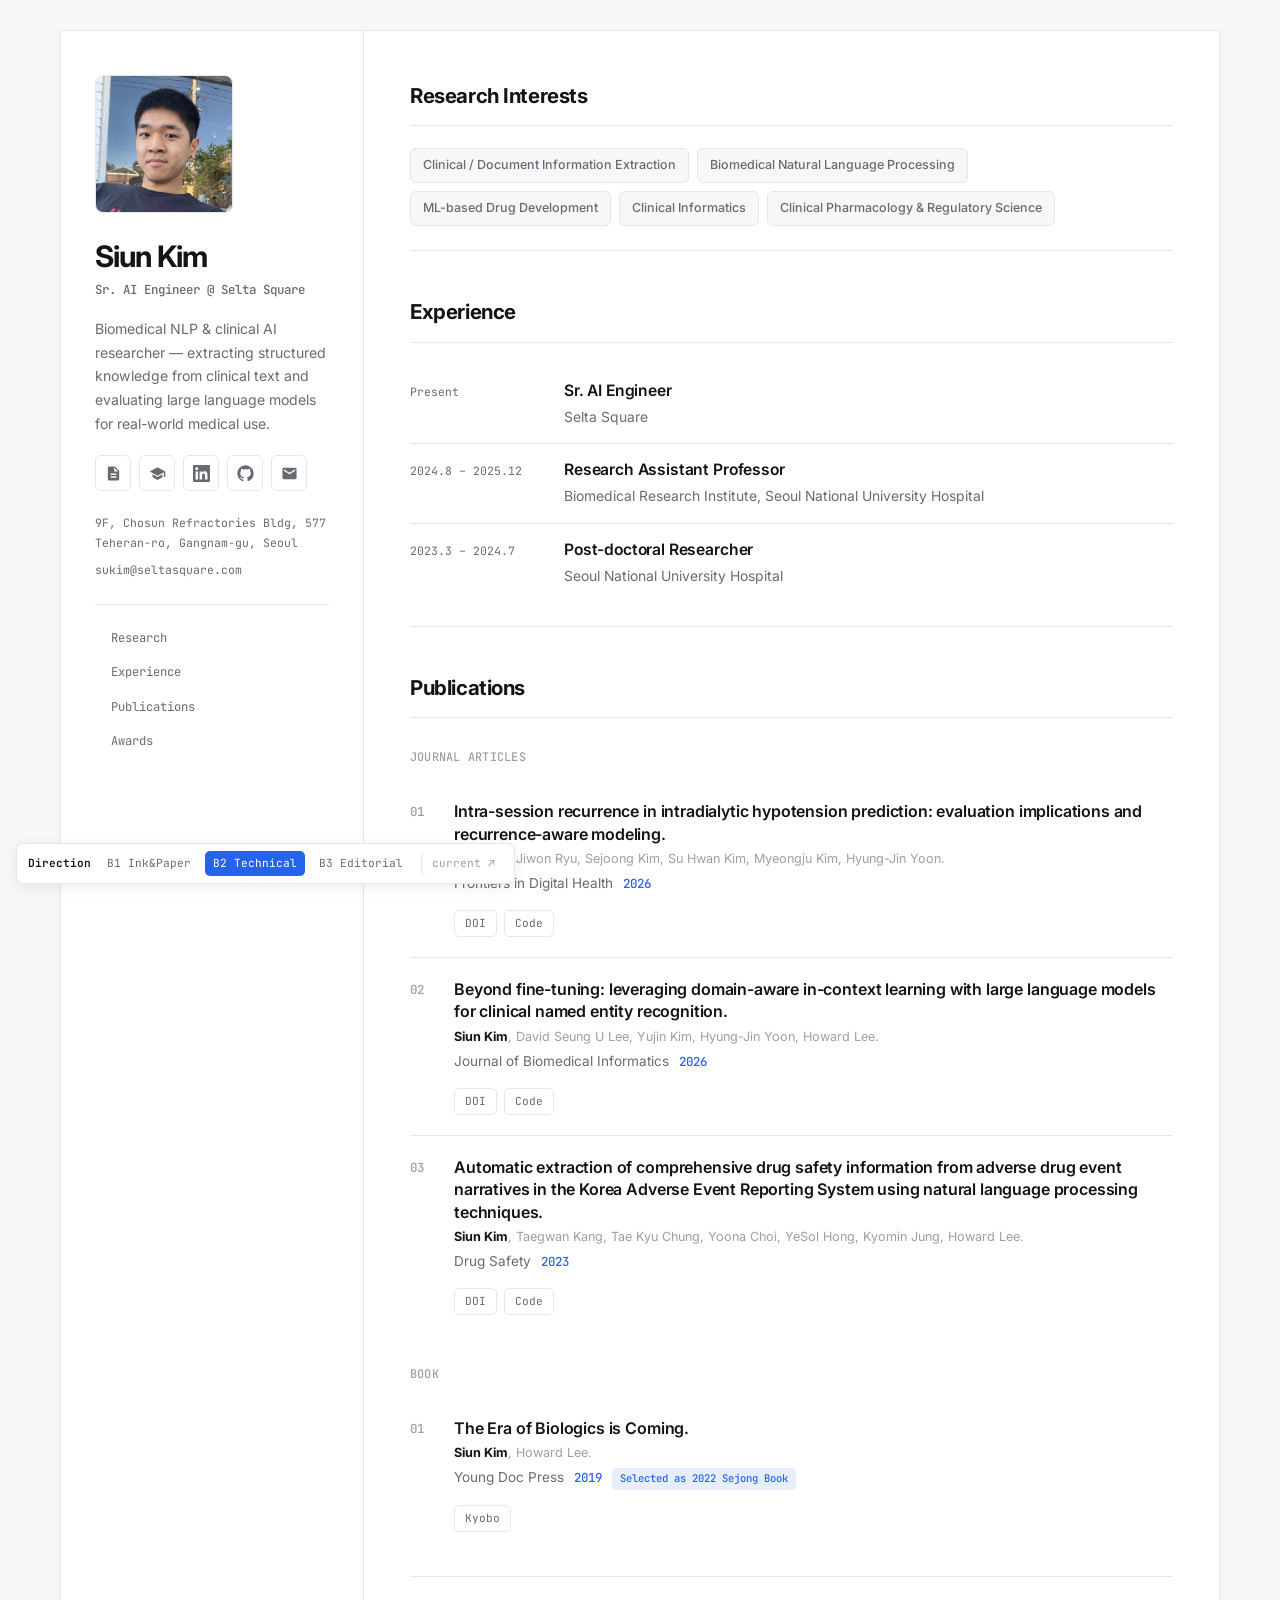
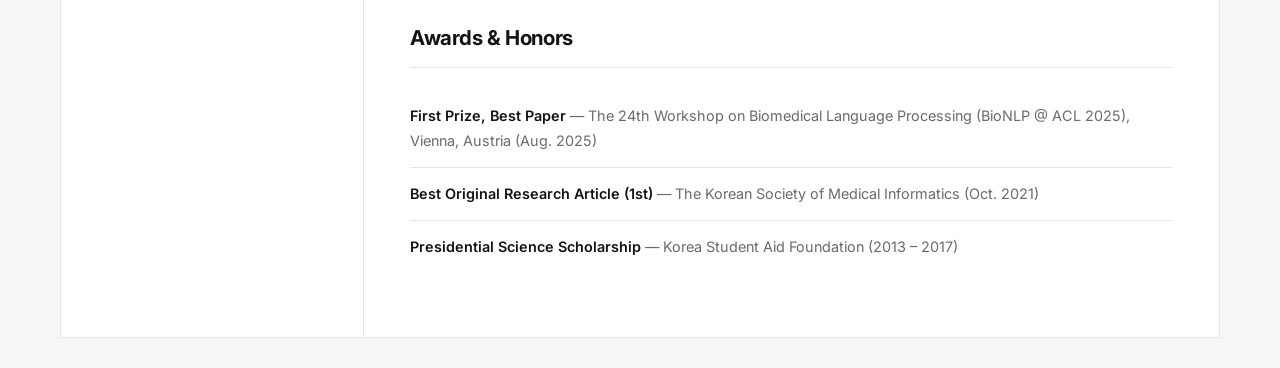
<file: previews/b2.html>
<!DOCTYPE html>
<html lang="en">
<head>
<meta charset="UTF-8" />
<meta name="viewport" content="width=device-width, initial-scale=1.0" />
<title>B2 — Technical Minimal · Siun Kim (preview)</title>
<link rel="preconnect" href="https://fonts.googleapis.com" />
<link rel="preconnect" href="https://fonts.gstatic.com" crossorigin />
<link rel="stylesheet" href="https://fonts.googleapis.com/css2?family=Inter:wght@400;500;600;700;800&family=JetBrains+Mono:wght@400;500&display=swap" />
<style>
:root {
  --bg: #f7f7f8; --surface: #ffffff;
  --text: #141414; --muted: #666b72; --faint: #9aa0a6;
  --border: #e6e6e8; --accent: #2563eb; --accent-soft: #e7efff;
  --font-head: 'Inter', -apple-system, BlinkMacSystemFont, 'Segoe UI', sans-serif;
  --font-body: 'Inter', -apple-system, BlinkMacSystemFont, 'Segoe UI', sans-serif;
  --font-mono: 'JetBrains Mono', ui-monospace, SFMono-Regular, Menlo, monospace;
}
* { box-sizing: border-box; }
html { scroll-behavior: smooth; }
body { margin: 0; background: var(--bg); color: var(--text); font-family: var(--font-body); font-size: 15.5px; line-height: 1.68; -webkit-font-smoothing: antialiased; }
a { color: var(--text); text-decoration: none; transition: color 120ms ease; }
a:hover { color: var(--accent); }

.page { max-width: 1160px; margin: 30px auto; display: flex; align-items: flex-start; background: var(--surface); border: 1px solid var(--border); }
.sidebar { flex: 0 0 302px; padding: 44px 34px; position: sticky; top: 24px; align-self: flex-start; }
.avatar { width: 138px; height: 138px; border-radius: 8px; object-fit: cover; border: 1px solid var(--border); background: var(--bg); margin-bottom: 20px; }
.avatar-fallback { display:flex; align-items:center; justify-content:center; font-size:2.6rem; font-weight:700; letter-spacing:-0.03em; color: var(--accent); background: var(--accent-soft); }
.sidebar h1 { font-family: var(--font-head); font-size: 1.85rem; font-weight: 700; line-height: 1.05; margin: 0 0 8px; letter-spacing: -0.03em; }
.tagline { font-family: var(--font-mono); font-size: 0.78rem; font-weight: 500; color: var(--muted); margin: 0 0 16px; }
.summary { font-size: 0.88rem; color: var(--muted); margin: 0 0 20px; }
.social { display:flex; flex-wrap:wrap; gap:8px; margin-bottom:22px; }
.social a { display:inline-flex; align-items:center; justify-content:center; width:36px; height:36px; border:1px solid var(--border); border-radius:6px; color: var(--muted); transition: all 130ms ease; }
.social a:hover { color: var(--accent); border-color: var(--accent); }
.social svg { width:17px; height:17px; fill: currentColor; }
.contact { font-family: var(--font-mono); list-style:none; padding:0; margin:0 0 24px; color: var(--muted); font-size:0.72rem; line-height:1.75; }
.contact li { margin-bottom:6px; }
.contact a { color: var(--muted); word-break: break-word; }
.side-nav { display:flex; flex-direction:column; border-top:1px solid var(--border); padding-top:16px; }
.side-nav a { font-family: var(--font-mono); color: var(--muted); font-size: 0.76rem; font-weight:400; padding:7px 0 7px 14px; border-left:2px solid transparent; }
.side-nav a:hover { color: var(--accent); }
.side-nav a.active { color: var(--accent); border-left-color: var(--accent); font-weight:500; }

.content { flex:1 1 auto; min-width:0; padding:40px 46px; border-left:1px solid var(--border); }
section { padding: 44px 0 24px; border-bottom:1px solid var(--border); }
section:first-child { padding-top: 8px; }
section:last-child { border-bottom:none; }
h2 { font-family: var(--font-head); font-size: 1.28rem; font-weight:700; letter-spacing:-0.02em; margin:0 0 22px; padding-bottom:12px; border-bottom:1px solid var(--border); }
h3.pub-group { font-family: var(--font-mono); font-size:0.74rem; font-weight:500; letter-spacing:0.02em; color: var(--faint); text-transform:uppercase; margin:30px 0 12px; }

.tags { list-style:none; padding:0; margin:0; display:flex; flex-wrap:wrap; gap:8px; }
.tags li { font-size:0.78rem; font-weight:500; color: var(--muted); background: var(--bg); border:1px solid var(--border); border-radius:6px; padding:6px 12px; }
.timeline { list-style:none; padding:0; margin:0; }
.timeline li { display:flex; gap:22px; padding:13px 0; border-bottom:1px solid var(--border); }
.timeline li:last-child { border-bottom:none; }
.timeline .when { font-family: var(--font-mono); flex:0 0 132px; color: var(--muted); font-size:0.72rem; font-weight:400; padding-top:4px; }
.timeline .what strong { display:block; font-weight:600; color: var(--text); font-size:0.98rem; letter-spacing:-0.01em; }
.timeline .where { color: var(--muted); font-size:0.87rem; }

.me { font-weight:700; color: var(--text); }
ol.pubs { list-style:none; counter-reset:pub; padding:0; margin:0; }
ol.pubs li { counter-increment:pub; position:relative; display:flex; flex-direction:column; gap:3px; padding:20px 0 20px 44px; border-bottom:1px solid var(--border); }
ol.pubs li:last-child { border-bottom:none; }
ol.pubs li::before { content: counter(pub, decimal-leading-zero); position:absolute; left:0; top:22px; font-family: var(--font-mono); font-size:0.78rem; font-weight:500; color: var(--faint); }
.p-title { order:1; font-size:1rem; font-weight:600; color: var(--text); line-height:1.4; letter-spacing:-0.01em; }
.authors { order:2; font-size:0.79rem; color: var(--faint); }
.p-meta { order:3; font-size:0.85rem; display:flex; gap:10px; align-items:baseline; }
.venue { color: var(--muted); }
.year { font-family: var(--font-mono); color: var(--accent); font-weight:500; font-size:0.78rem; }
.badge { font-family: var(--font-mono); display:inline-block; padding:2px 8px; font-size:0.66rem; font-weight:500; background: var(--accent-soft); color: var(--accent); border-radius:4px; }
.p-links { order:4; display:flex; flex-wrap:wrap; gap:7px; align-items:center; margin-top:12px; }
.chip { font-family: var(--font-mono); display:inline-block; border:1px solid var(--border); border-radius:5px; padding:3px 10px; font-size:0.7rem; font-weight:400; color: var(--muted); transition: all 120ms ease; }
.chip:hover { color: var(--accent); border-color: var(--accent); }
.awards { list-style:none; padding:0; margin:0; }
.awards li { padding:14px 0; border-bottom:1px solid var(--border); font-size:0.9rem; color: var(--muted); }
.awards li:last-child { border-bottom:none; }
.awards li strong { color: var(--text); font-weight:600; }

.switch { font-family: var(--font-mono); position: fixed; left:16px; bottom:16px; z-index:100; display:flex; gap:6px; align-items:center; background: var(--surface); border:1px solid var(--border); border-radius:7px; padding:7px 11px; font-size:0.7rem; box-shadow:0 3px 14px rgba(0,0,0,0.08); }
.switch b { color: var(--text); font-weight:600; margin-right:2px; }
.switch a { color: var(--muted); padding:3px 8px; border-radius:5px; }
.switch a.cur { background: var(--accent); color:#fff; }
.switch .live { color: var(--faint); border-left:1px solid var(--border); padding-left:10px; margin-left:4px; }
</style>
</head>
<body>
<div class="page" id="top">
  <aside class="sidebar">
    <img class="avatar" src="../assets/profile.jpg" alt="Siun Kim" onerror="this.outerHTML='&lt;div class=&quot;avatar avatar-fallback&quot;&gt;SK&lt;/div&gt;'" />
    <h1>Siun Kim</h1>
    <p class="tagline">Sr. AI Engineer @ Selta Square</p>
    <p class="summary">Biomedical NLP &amp; clinical AI researcher — extracting structured knowledge from clinical text and evaluating large language models for real-world medical use.</p>
    <div class="social" aria-label="Links">
      <a href="#" title="CV (PDF)" aria-label="CV"><svg viewBox="0 0 24 24" aria-hidden="true"><path d="M14 2H6a2 2 0 0 0-2 2v16a2 2 0 0 0 2 2h12a2 2 0 0 0 2-2V8l-6-6zm2 16H8v-2h8v2zm0-4H8v-2h8v2zm-3-5V3.5L18.5 9H13z"/></svg></a>
      <a href="#" title="Google Scholar" aria-label="Google Scholar"><svg viewBox="0 0 24 24" aria-hidden="true"><path d="M12 3 1 9l11 6 9-4.909V17h2V9L12 3zM5 13.18v4L12 21l7-3.82v-4L12 17l-7-3.82z"/></svg></a>
      <a href="#" title="LinkedIn" aria-label="LinkedIn"><svg viewBox="0 0 24 24" aria-hidden="true"><path d="M20.45 20.45h-3.56v-5.57c0-1.33-.02-3.04-1.85-3.04-1.85 0-2.14 1.45-2.14 2.94v5.67H9.35V9h3.41v1.56h.05c.48-.9 1.63-1.85 3.36-1.85 3.6 0 4.27 2.37 4.27 5.45v6.29zM5.34 7.43a2.06 2.06 0 1 1 0-4.12 2.06 2.06 0 0 1 0 4.12zM7.12 20.45H3.56V9h3.56v11.45zM22.22 0H1.77C.79 0 0 .77 0 1.72v20.56C0 23.23.79 24 1.77 24h20.45c.98 0 1.78-.77 1.78-1.72V1.72C24 .77 23.2 0 22.22 0z"/></svg></a>
      <a href="#" title="GitHub" aria-label="GitHub"><svg viewBox="0 0 24 24" aria-hidden="true"><path d="M12 .5C5.73.5.5 5.73.5 12c0 5.08 3.29 9.39 7.86 10.91.58.11.79-.25.79-.56 0-.28-.01-1.02-.02-2-3.2.7-3.88-1.54-3.88-1.54-.53-1.34-1.29-1.7-1.29-1.7-1.05-.72.08-.71.08-.71 1.16.08 1.77 1.19 1.77 1.19 1.03 1.77 2.71 1.26 3.37.96.1-.75.4-1.26.73-1.55-2.55-.29-5.24-1.28-5.24-5.69 0-1.26.45-2.29 1.19-3.1-.12-.29-.52-1.46.11-3.05 0 0 .97-.31 3.18 1.18a11.1 11.1 0 0 1 2.9-.39c.98 0 1.97.13 2.9.39 2.2-1.49 3.17-1.18 3.17-1.18.63 1.59.23 2.76.11 3.05.74.81 1.19 1.84 1.19 3.1 0 4.42-2.69 5.39-5.25 5.68.41.36.78 1.07.78 2.16 0 1.56-.01 2.82-.01 3.2 0 .31.21.68.8.56A10.52 10.52 0 0 0 23.5 12C23.5 5.73 18.27.5 12 .5z"/></svg></a>
      <a href="#" title="Email" aria-label="Email"><svg viewBox="0 0 24 24" aria-hidden="true"><path d="M20 4H4a2 2 0 0 0-2 2v12a2 2 0 0 0 2 2h16a2 2 0 0 0 2-2V6a2 2 0 0 0-2-2zm0 4-8 5-8-5V6l8 5 8-5v2z"/></svg></a>
    </div>
    <ul class="contact">
      <li>9F, Chosun Refractories Bldg, 577 Teheran-ro, Gangnam-gu, Seoul</li>
      <li><a href="mailto:sukim@seltasquare.com">sukim@seltasquare.com</a></li>
    </ul>
    <nav class="side-nav" aria-label="Section navigation">
      <a href="#research">Research</a>
      <a href="#experience">Experience</a>
      <a href="#publications">Publications</a>
      <a href="#awards">Awards</a>
    </nav>
  </aside>
  <main class="content">
    <section id="research">
      <h2>Research Interests</h2>
      <ul class="tags">
        <li>Clinical / Document Information Extraction</li>
        <li>Biomedical Natural Language Processing</li>
        <li>ML-based Drug Development</li>
        <li>Clinical Informatics</li>
        <li>Clinical Pharmacology &amp; Regulatory Science</li>
      </ul>
    </section>
    <section id="experience">
      <h2>Experience</h2>
      <ul class="timeline">
        <li><div class="when">Present</div><div class="what"><strong>Sr. AI Engineer</strong><span class="where">Selta Square</span></div></li>
        <li><div class="when">2024.8 – 2025.12</div><div class="what"><strong>Research Assistant Professor</strong><span class="where">Biomedical Research Institute, Seoul National University Hospital</span></div></li>
        <li><div class="when">2023.3 – 2024.7</div><div class="what"><strong>Post-doctoral Researcher</strong><span class="where">Seoul National University Hospital</span></div></li>
      </ul>
    </section>
    <section id="publications">
      <h2>Publications</h2>
      <h3 class="pub-group">Journal Articles</h3>
      <ol class="pubs">
        <li>
          <span class="authors"><span class="me">Siun Kim</span>, Jiwon Ryu, Sejoong Kim, Su Hwan Kim, Myeongju Kim, Hyung-Jin Yoon.</span>
          <span class="p-title">Intra-session recurrence in intradialytic hypotension prediction: evaluation implications and recurrence-aware modeling.</span>
          <span class="p-meta"><span class="venue">Frontiers in Digital Health</span> <span class="year">2026</span></span>
          <span class="p-links"><a class="chip" href="#">DOI</a><a class="chip" href="#">Code</a></span>
        </li>
        <li>
          <span class="authors"><span class="me">Siun Kim</span>, David Seung U Lee, Yujin Kim, Hyung-Jin Yoon, Howard Lee.</span>
          <span class="p-title">Beyond fine-tuning: leveraging domain-aware in-context learning with large language models for clinical named entity recognition.</span>
          <span class="p-meta"><span class="venue">Journal of Biomedical Informatics</span> <span class="year">2026</span></span>
          <span class="p-links"><a class="chip" href="#">DOI</a><a class="chip" href="#">Code</a></span>
        </li>
        <li>
          <span class="authors"><span class="me">Siun Kim</span>, Taegwan Kang, Tae Kyu Chung, Yoona Choi, YeSol Hong, Kyomin Jung, Howard Lee.</span>
          <span class="p-title">Automatic extraction of comprehensive drug safety information from adverse drug event narratives in the Korea Adverse Event Reporting System using natural language processing techniques.</span>
          <span class="p-meta"><span class="venue">Drug Safety</span> <span class="year">2023</span></span>
          <span class="p-links"><a class="chip" href="#">DOI</a><a class="chip" href="#">Code</a></span>
        </li>
      </ol>
      <h3 class="pub-group">Book</h3>
      <ol class="pubs">
        <li>
          <span class="authors"><span class="me">Siun Kim</span>, Howard Lee.</span>
          <span class="p-title">The Era of Biologics is Coming.</span>
          <span class="p-meta"><span class="venue">Young Doc Press</span> <span class="year">2019</span> <span class="badge">Selected as 2022 Sejong Book</span></span>
          <span class="p-links"><a class="chip" href="#">Kyobo</a></span>
        </li>
      </ol>
    </section>
    <section id="awards">
      <h2>Awards &amp; Honors</h2>
      <ul class="awards">
        <li><strong>First Prize, Best Paper</strong> — The 24th Workshop on Biomedical Language Processing (BioNLP @ ACL 2025), Vienna, Austria (Aug. 2025)</li>
        <li><strong>Best Original Research Article (1st)</strong> — The Korean Society of Medical Informatics (Oct. 2021)</li>
        <li><strong>Presidential Science Scholarship</strong> — Korea Student Aid Foundation (2013 – 2017)</li>
      </ul>
    </section>
  </main>
</div>

<div class="switch">
  <b>Direction</b>
  <a href="b1.html">B1 Ink&amp;Paper</a>
  <a class="cur" href="b2.html">B2 Technical</a>
  <a href="b3.html">B3 Editorial</a>
  <a class="live" href="../index.html">current ↗</a>
</div>
</body>
</html>
</file>
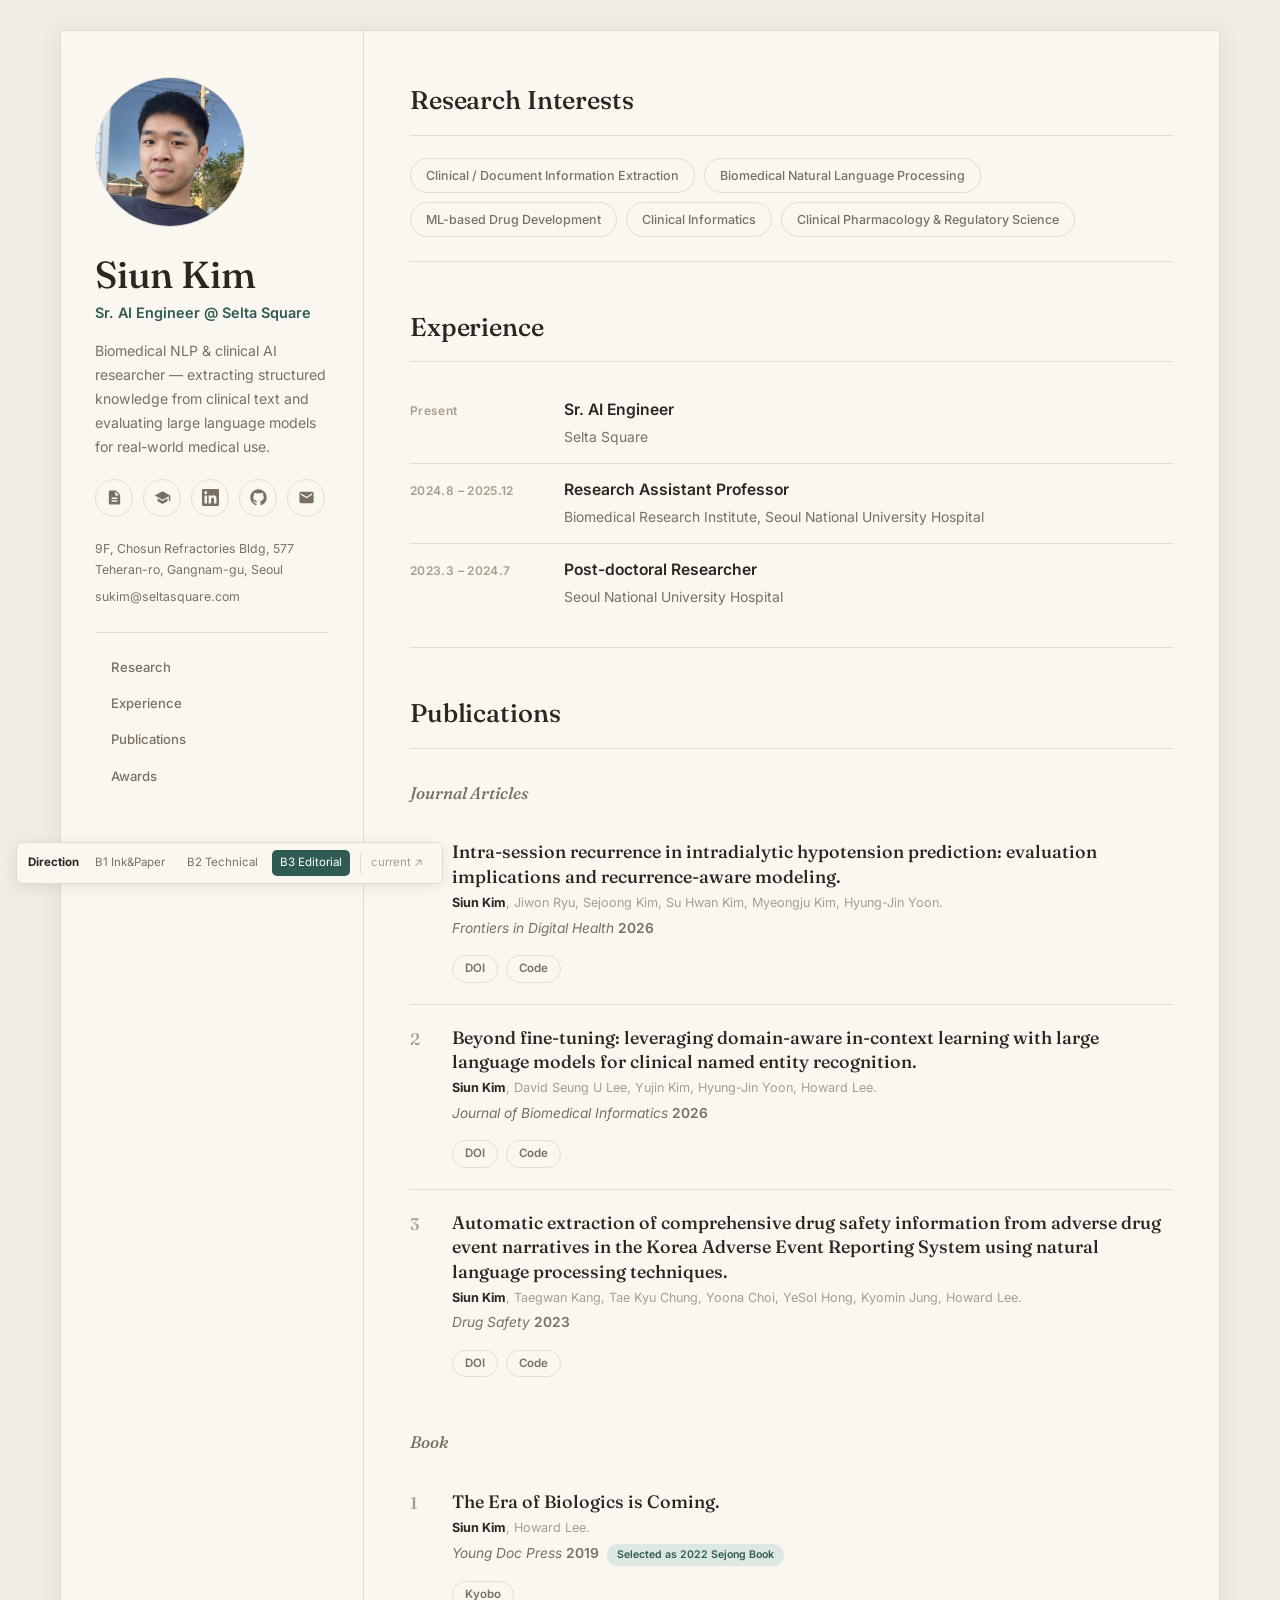
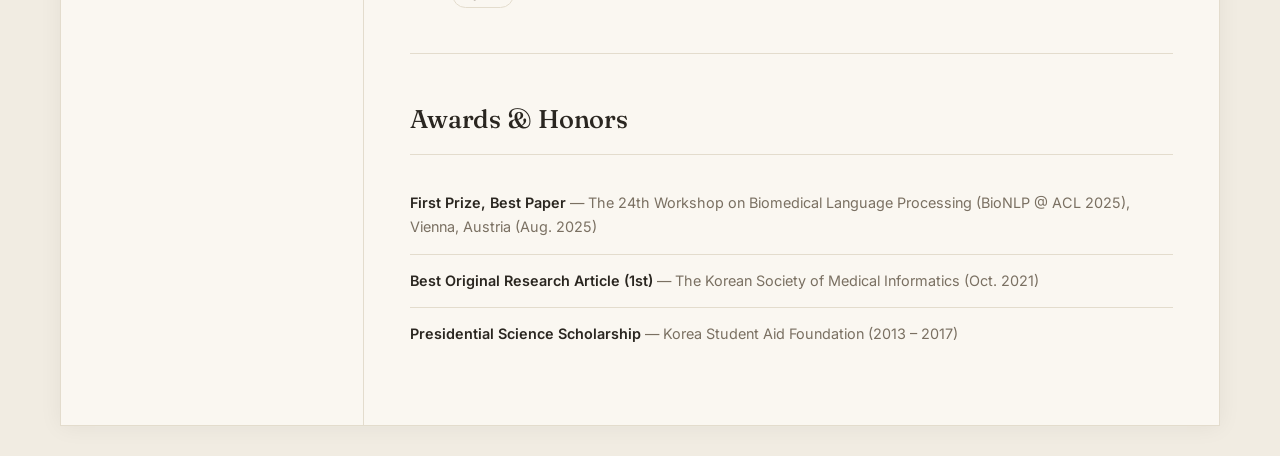
<file: previews/b3.html>
<!DOCTYPE html>
<html lang="en">
<head>
<meta charset="UTF-8" />
<meta name="viewport" content="width=device-width, initial-scale=1.0" />
<title>B3 — Warm Editorial · Siun Kim (preview)</title>
<link rel="preconnect" href="https://fonts.googleapis.com" />
<link rel="preconnect" href="https://fonts.gstatic.com" crossorigin />
<link rel="stylesheet" href="https://fonts.googleapis.com/css2?family=Fraunces:opsz,wght@9..144,400..600&family=Inter:wght@400;500;600;700&display=swap" />
<style>
:root {
  --bg: #f1ece2; --surface: #faf7f1;
  --text: #2a2620; --muted: #7a7062; --faint: #a99e8d;
  --border: #e3dccd; --accent: #2f5b52; --accent-soft: #dde8e3;
  --font-head: 'Fraunces', Georgia, 'Times New Roman', serif;
  --font-body: 'Inter', -apple-system, BlinkMacSystemFont, 'Segoe UI', sans-serif;
}
* { box-sizing: border-box; }
html { scroll-behavior: smooth; }
body { margin: 0; background: var(--bg); color: var(--text); font-family: var(--font-body); font-size: 15.5px; line-height: 1.7; -webkit-font-smoothing: antialiased; }
a { color: var(--text); text-decoration: none; transition: color 120ms ease; }
a:hover { color: var(--accent); }

.page { max-width: 1160px; margin: 30px auto; display: flex; align-items: flex-start; background: var(--surface); border: 1px solid var(--border); box-shadow: 0 1px 22px rgba(42,38,32,0.06); }
.sidebar { flex: 0 0 302px; padding: 46px 34px; position: sticky; top: 24px; align-self: flex-start; }
.avatar { width: 150px; height: 150px; border-radius: 50%; object-fit: cover; border: 1px solid var(--border); background: var(--bg); margin-bottom: 20px; }
.avatar-fallback { display:flex; align-items:center; justify-content:center; font-size:3rem; font-weight:500; font-family: var(--font-head); color: var(--accent); background: var(--accent-soft); }
.sidebar h1 { font-family: var(--font-head); font-size: 2.35rem; font-weight: 500; line-height: 1.05; margin: 0 0 6px; letter-spacing: -0.005em; font-optical-sizing: auto; }
.tagline { font-size: 0.9rem; font-weight: 600; color: var(--accent); margin: 0 0 14px; }
.summary { font-size: 0.88rem; color: var(--muted); margin: 0 0 20px; }
.social { display:flex; flex-wrap:wrap; gap:10px; margin-bottom:22px; }
.social a { display:inline-flex; align-items:center; justify-content:center; width:38px; height:38px; border-radius:50%; border:1px solid var(--border); color: var(--muted); transition: all 130ms ease; }
.social a:hover { color: var(--accent); border-color: var(--accent); }
.social svg { width:17px; height:17px; fill: currentColor; }
.contact { list-style:none; padding:0; margin:0 0 24px; color: var(--muted); font-size:0.77rem; line-height:1.7; }
.contact li { margin-bottom:6px; }
.contact a { color: var(--muted); word-break: break-word; }
.side-nav { display:flex; flex-direction:column; border-top:1px solid var(--border); padding-top:16px; }
.side-nav a { color: var(--muted); font-size: 0.82rem; font-weight:500; padding:7px 0 7px 14px; border-left:2px solid transparent; }
.side-nav a:hover { color: var(--accent); }
.side-nav a.active { color: var(--accent); border-left-color: var(--accent); }

.content { flex:1 1 auto; min-width:0; padding:40px 46px; border-left:1px solid var(--border); }
section { padding: 44px 0 24px; border-bottom:1px solid var(--border); }
section:first-child { padding-top: 8px; }
section:last-child { border-bottom:none; }
h2 { font-family: var(--font-head); font-size: 1.6rem; font-weight:500; letter-spacing:-0.005em; margin:0 0 22px; padding-bottom:12px; border-bottom:1px solid var(--border); font-optical-sizing: auto; }
h3.pub-group { font-family: var(--font-head); font-size:1.05rem; font-weight:500; font-style:italic; color: var(--muted); margin:30px 0 12px; }

.tags { list-style:none; padding:0; margin:0; display:flex; flex-wrap:wrap; gap:9px; }
.tags li { border:1px solid var(--border); border-radius:999px; padding:6px 15px; font-size:0.78rem; font-weight:500; color: var(--muted); }
.timeline { list-style:none; padding:0; margin:0; }
.timeline li { display:flex; gap:22px; padding:13px 0; border-bottom:1px solid var(--border); }
.timeline li:last-child { border-bottom:none; }
.timeline .when { flex:0 0 132px; color: var(--faint); font-size:0.75rem; font-weight:600; letter-spacing:0.03em; padding-top:4px; }
.timeline .what strong { display:block; font-weight:600; color: var(--text); font-size:0.98rem; }
.timeline .where { color: var(--muted); font-size:0.87rem; }

.me { font-weight:700; color: var(--text); }
ol.pubs { list-style:none; counter-reset:pub; padding:0; margin:0; }
ol.pubs li { counter-increment:pub; position:relative; display:flex; flex-direction:column; gap:3px; padding:21px 0 21px 42px; border-bottom:1px solid var(--border); }
ol.pubs li:last-child { border-bottom:none; }
ol.pubs li::before { content: counter(pub); position:absolute; left:0; top:20px; font-family: var(--font-head); font-size:1.05rem; font-weight:500; color: var(--faint); font-variant-numeric: tabular-nums; }
.p-title { order:1; font-family: var(--font-head); font-size:1.12rem; font-weight:500; color: var(--text); line-height:1.36; }
.authors { order:2; font-size:0.79rem; color: var(--faint); }
.p-meta { order:3; font-size:0.86rem; }
.venue { font-style:italic; color: var(--muted); }
.year { color: var(--muted); font-weight:600; }
.badge { display:inline-block; margin-left:4px; padding:2px 10px; font-size:0.66rem; font-weight:600; background: var(--accent-soft); color: var(--accent); border-radius:999px; }
.p-links { order:4; display:flex; flex-wrap:wrap; gap:8px; align-items:center; margin-top:12px; }
.chip { display:inline-block; border:1px solid var(--border); border-radius:999px; padding:3px 12px; font-size:0.72rem; font-weight:600; color: var(--muted); transition: all 120ms ease; }
.chip:hover { color: var(--accent); border-color: var(--accent); }
.awards { list-style:none; padding:0; margin:0; }
.awards li { padding:14px 0; border-bottom:1px solid var(--border); font-size:0.9rem; color: var(--muted); }
.awards li:last-child { border-bottom:none; }
.awards li strong { color: var(--text); font-weight:600; }

.switch { position: fixed; left:16px; bottom:16px; z-index:100; display:flex; gap:6px; align-items:center; background: var(--surface); border:1px solid var(--border); border-radius:7px; padding:7px 11px; font-size:0.72rem; box-shadow:0 3px 14px rgba(0,0,0,0.08); }
.switch b { color: var(--text); font-weight:700; margin-right:2px; }
.switch a { color: var(--muted); padding:3px 8px; border-radius:5px; }
.switch a.cur { background: var(--accent); color:#fff; }
.switch .live { color: var(--faint); border-left:1px solid var(--border); padding-left:10px; margin-left:4px; }
</style>
</head>
<body>
<div class="page" id="top">
  <aside class="sidebar">
    <img class="avatar" src="../assets/profile.jpg" alt="Siun Kim" onerror="this.outerHTML='&lt;div class=&quot;avatar avatar-fallback&quot;&gt;SK&lt;/div&gt;'" />
    <h1>Siun Kim</h1>
    <p class="tagline">Sr. AI Engineer @ Selta Square</p>
    <p class="summary">Biomedical NLP &amp; clinical AI researcher — extracting structured knowledge from clinical text and evaluating large language models for real-world medical use.</p>
    <div class="social" aria-label="Links">
      <a href="#" title="CV (PDF)" aria-label="CV"><svg viewBox="0 0 24 24" aria-hidden="true"><path d="M14 2H6a2 2 0 0 0-2 2v16a2 2 0 0 0 2 2h12a2 2 0 0 0 2-2V8l-6-6zm2 16H8v-2h8v2zm0-4H8v-2h8v2zm-3-5V3.5L18.5 9H13z"/></svg></a>
      <a href="#" title="Google Scholar" aria-label="Google Scholar"><svg viewBox="0 0 24 24" aria-hidden="true"><path d="M12 3 1 9l11 6 9-4.909V17h2V9L12 3zM5 13.18v4L12 21l7-3.82v-4L12 17l-7-3.82z"/></svg></a>
      <a href="#" title="LinkedIn" aria-label="LinkedIn"><svg viewBox="0 0 24 24" aria-hidden="true"><path d="M20.45 20.45h-3.56v-5.57c0-1.33-.02-3.04-1.85-3.04-1.85 0-2.14 1.45-2.14 2.94v5.67H9.35V9h3.41v1.56h.05c.48-.9 1.63-1.85 3.36-1.85 3.6 0 4.27 2.37 4.27 5.45v6.29zM5.34 7.43a2.06 2.06 0 1 1 0-4.12 2.06 2.06 0 0 1 0 4.12zM7.12 20.45H3.56V9h3.56v11.45zM22.22 0H1.77C.79 0 0 .77 0 1.72v20.56C0 23.23.79 24 1.77 24h20.45c.98 0 1.78-.77 1.78-1.72V1.72C24 .77 23.2 0 22.22 0z"/></svg></a>
      <a href="#" title="GitHub" aria-label="GitHub"><svg viewBox="0 0 24 24" aria-hidden="true"><path d="M12 .5C5.73.5.5 5.73.5 12c0 5.08 3.29 9.39 7.86 10.91.58.11.79-.25.79-.56 0-.28-.01-1.02-.02-2-3.2.7-3.88-1.54-3.88-1.54-.53-1.34-1.29-1.7-1.29-1.7-1.05-.72.08-.71.08-.71 1.16.08 1.77 1.19 1.77 1.19 1.03 1.77 2.71 1.26 3.37.96.1-.75.4-1.26.73-1.55-2.55-.29-5.24-1.28-5.24-5.69 0-1.26.45-2.29 1.19-3.1-.12-.29-.52-1.46.11-3.05 0 0 .97-.31 3.18 1.18a11.1 11.1 0 0 1 2.9-.39c.98 0 1.97.13 2.9.39 2.2-1.49 3.17-1.18 3.17-1.18.63 1.59.23 2.76.11 3.05.74.81 1.19 1.84 1.19 3.1 0 4.42-2.69 5.39-5.25 5.68.41.36.78 1.07.78 2.16 0 1.56-.01 2.82-.01 3.2 0 .31.21.68.8.56A10.52 10.52 0 0 0 23.5 12C23.5 5.73 18.27.5 12 .5z"/></svg></a>
      <a href="#" title="Email" aria-label="Email"><svg viewBox="0 0 24 24" aria-hidden="true"><path d="M20 4H4a2 2 0 0 0-2 2v12a2 2 0 0 0 2 2h16a2 2 0 0 0 2-2V6a2 2 0 0 0-2-2zm0 4-8 5-8-5V6l8 5 8-5v2z"/></svg></a>
    </div>
    <ul class="contact">
      <li>9F, Chosun Refractories Bldg, 577 Teheran-ro, Gangnam-gu, Seoul</li>
      <li><a href="mailto:sukim@seltasquare.com">sukim@seltasquare.com</a></li>
    </ul>
    <nav class="side-nav" aria-label="Section navigation">
      <a href="#research">Research</a>
      <a href="#experience">Experience</a>
      <a href="#publications">Publications</a>
      <a href="#awards">Awards</a>
    </nav>
  </aside>
  <main class="content">
    <section id="research">
      <h2>Research Interests</h2>
      <ul class="tags">
        <li>Clinical / Document Information Extraction</li>
        <li>Biomedical Natural Language Processing</li>
        <li>ML-based Drug Development</li>
        <li>Clinical Informatics</li>
        <li>Clinical Pharmacology &amp; Regulatory Science</li>
      </ul>
    </section>
    <section id="experience">
      <h2>Experience</h2>
      <ul class="timeline">
        <li><div class="when">Present</div><div class="what"><strong>Sr. AI Engineer</strong><span class="where">Selta Square</span></div></li>
        <li><div class="when">2024.8 – 2025.12</div><div class="what"><strong>Research Assistant Professor</strong><span class="where">Biomedical Research Institute, Seoul National University Hospital</span></div></li>
        <li><div class="when">2023.3 – 2024.7</div><div class="what"><strong>Post-doctoral Researcher</strong><span class="where">Seoul National University Hospital</span></div></li>
      </ul>
    </section>
    <section id="publications">
      <h2>Publications</h2>
      <h3 class="pub-group">Journal Articles</h3>
      <ol class="pubs">
        <li>
          <span class="authors"><span class="me">Siun Kim</span>, Jiwon Ryu, Sejoong Kim, Su Hwan Kim, Myeongju Kim, Hyung-Jin Yoon.</span>
          <span class="p-title">Intra-session recurrence in intradialytic hypotension prediction: evaluation implications and recurrence-aware modeling.</span>
          <span class="p-meta"><span class="venue">Frontiers in Digital Health</span> <span class="year">2026</span></span>
          <span class="p-links"><a class="chip" href="#">DOI</a><a class="chip" href="#">Code</a></span>
        </li>
        <li>
          <span class="authors"><span class="me">Siun Kim</span>, David Seung U Lee, Yujin Kim, Hyung-Jin Yoon, Howard Lee.</span>
          <span class="p-title">Beyond fine-tuning: leveraging domain-aware in-context learning with large language models for clinical named entity recognition.</span>
          <span class="p-meta"><span class="venue">Journal of Biomedical Informatics</span> <span class="year">2026</span></span>
          <span class="p-links"><a class="chip" href="#">DOI</a><a class="chip" href="#">Code</a></span>
        </li>
        <li>
          <span class="authors"><span class="me">Siun Kim</span>, Taegwan Kang, Tae Kyu Chung, Yoona Choi, YeSol Hong, Kyomin Jung, Howard Lee.</span>
          <span class="p-title">Automatic extraction of comprehensive drug safety information from adverse drug event narratives in the Korea Adverse Event Reporting System using natural language processing techniques.</span>
          <span class="p-meta"><span class="venue">Drug Safety</span> <span class="year">2023</span></span>
          <span class="p-links"><a class="chip" href="#">DOI</a><a class="chip" href="#">Code</a></span>
        </li>
      </ol>
      <h3 class="pub-group">Book</h3>
      <ol class="pubs">
        <li>
          <span class="authors"><span class="me">Siun Kim</span>, Howard Lee.</span>
          <span class="p-title">The Era of Biologics is Coming.</span>
          <span class="p-meta"><span class="venue">Young Doc Press</span> <span class="year">2019</span> <span class="badge">Selected as 2022 Sejong Book</span></span>
          <span class="p-links"><a class="chip" href="#">Kyobo</a></span>
        </li>
      </ol>
    </section>
    <section id="awards">
      <h2>Awards &amp; Honors</h2>
      <ul class="awards">
        <li><strong>First Prize, Best Paper</strong> — The 24th Workshop on Biomedical Language Processing (BioNLP @ ACL 2025), Vienna, Austria (Aug. 2025)</li>
        <li><strong>Best Original Research Article (1st)</strong> — The Korean Society of Medical Informatics (Oct. 2021)</li>
        <li><strong>Presidential Science Scholarship</strong> — Korea Student Aid Foundation (2013 – 2017)</li>
      </ul>
    </section>
  </main>
</div>

<div class="switch">
  <b>Direction</b>
  <a href="b1.html">B1 Ink&amp;Paper</a>
  <a href="b2.html">B2 Technical</a>
  <a class="cur" href="b3.html">B3 Editorial</a>
  <a class="live" href="../index.html">current ↗</a>
</div>
</body>
</html>
</file>
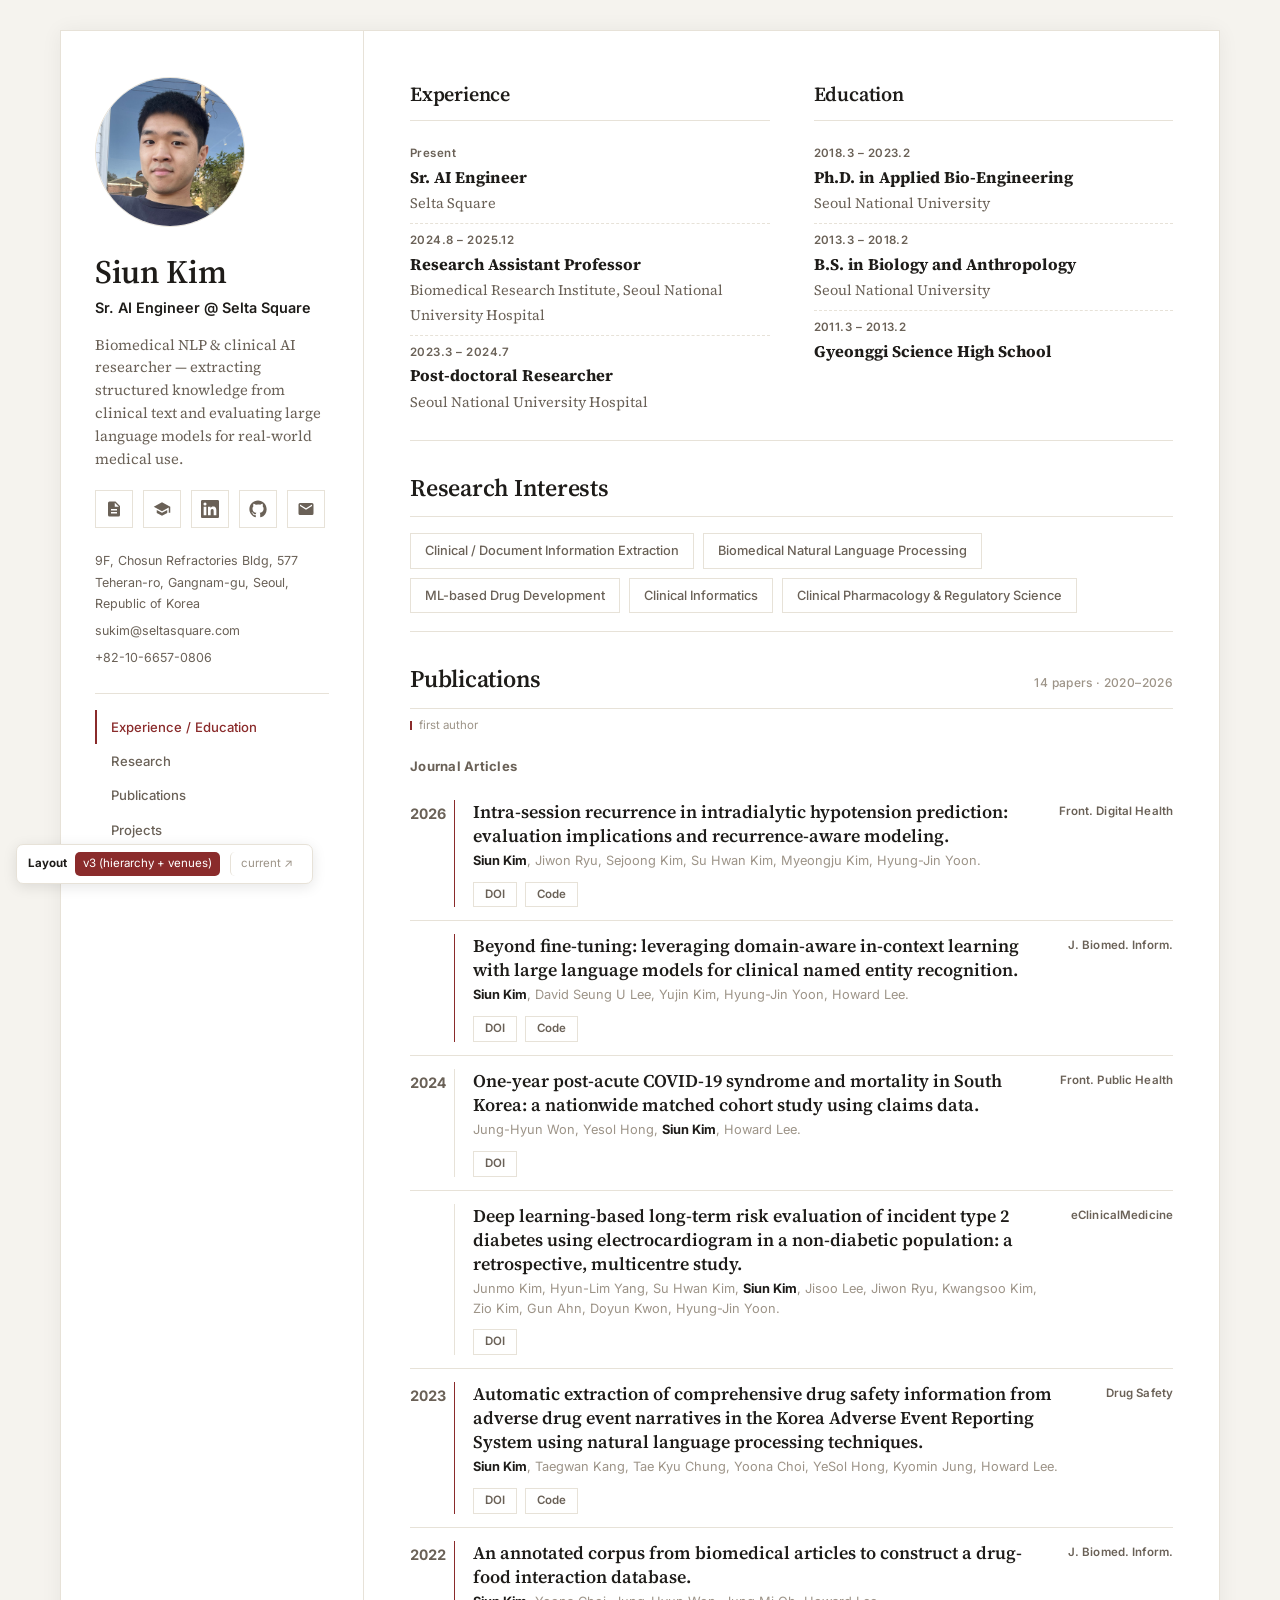
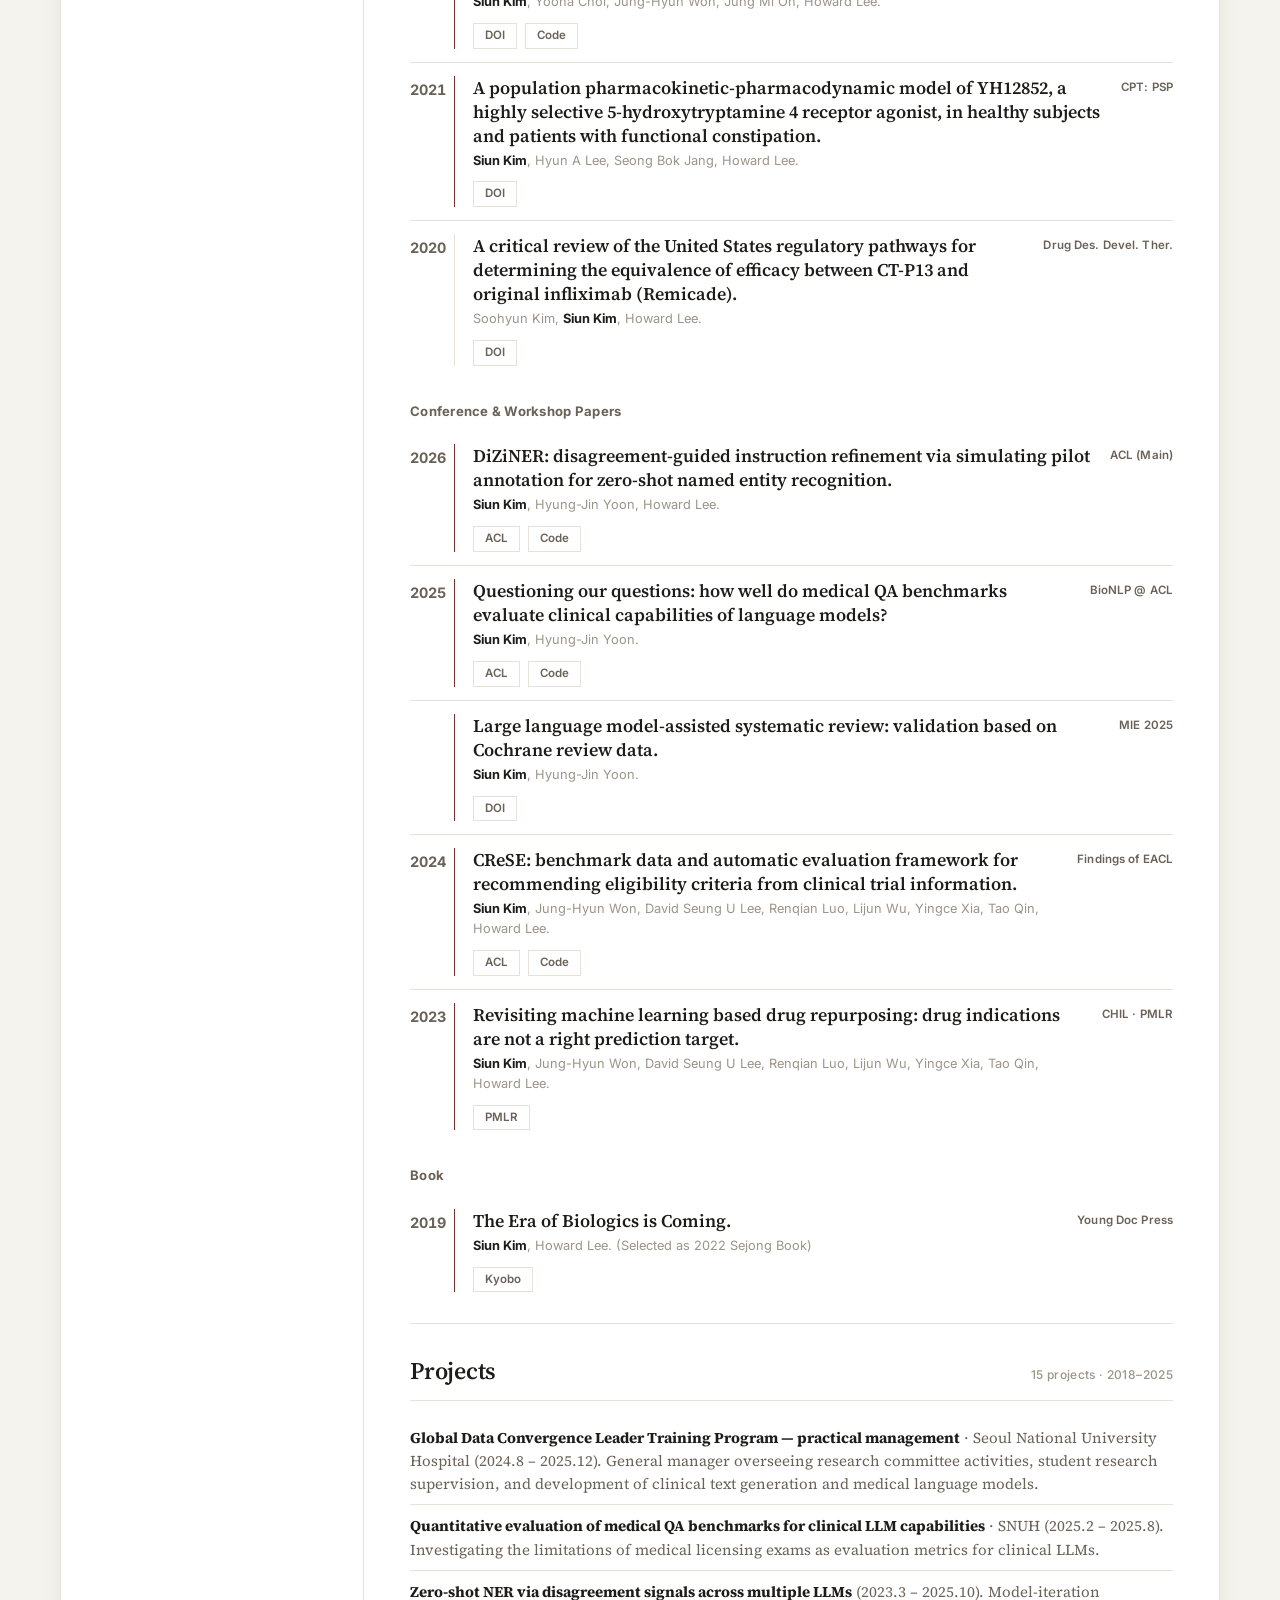
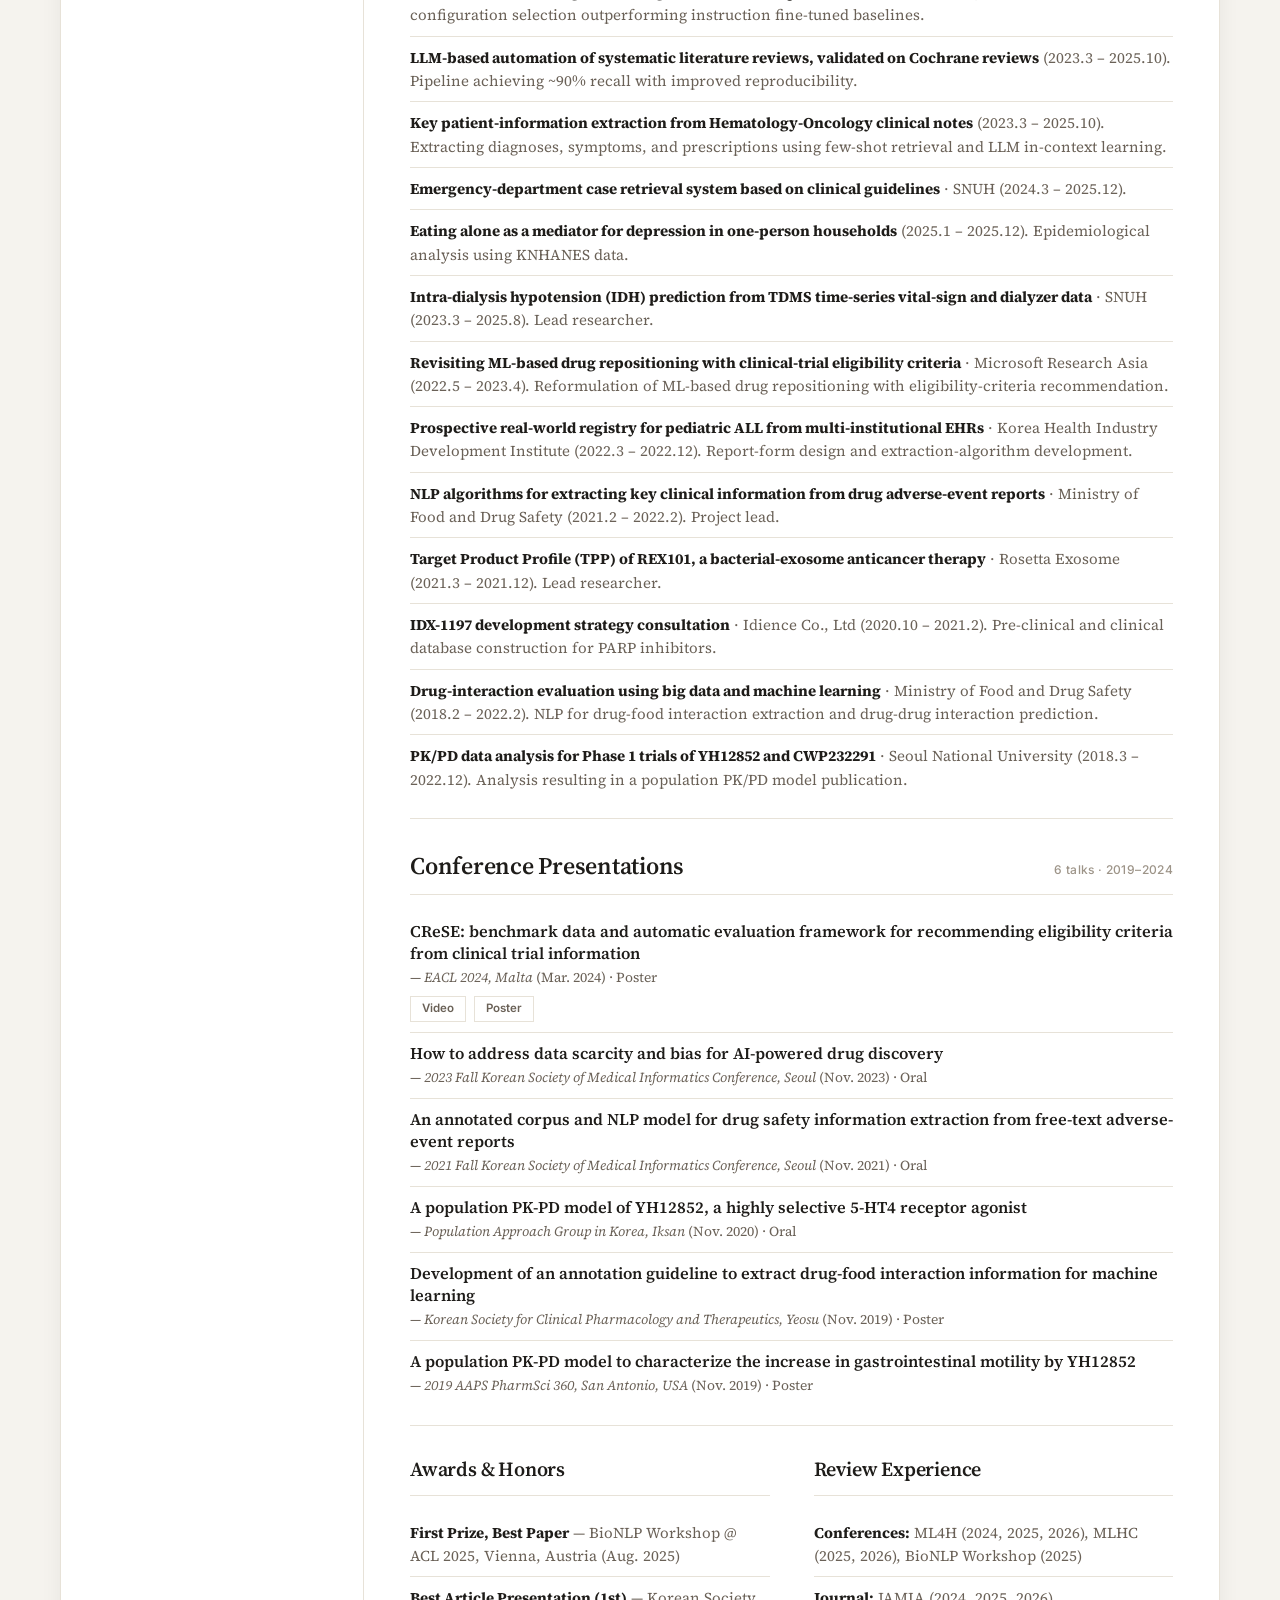
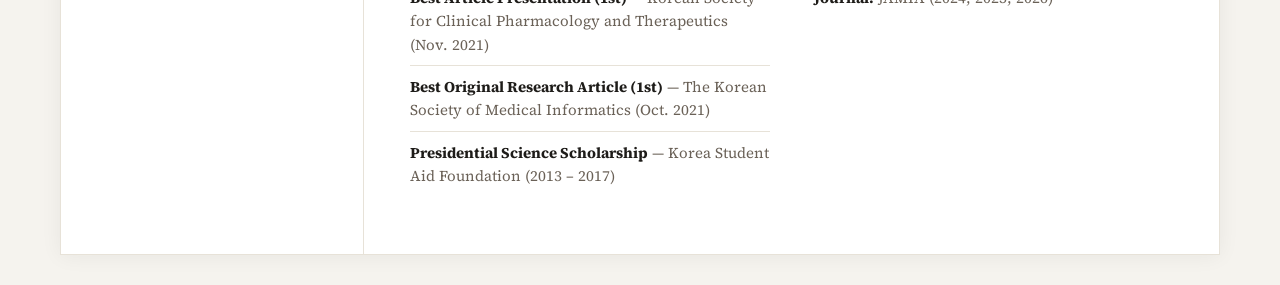
<file: previews/layout.html>
<!DOCTYPE html>
<html lang="en">
<head>
<meta charset="UTF-8" />
<meta name="viewport" content="width=device-width, initial-scale=1.0" />
<title>Layout v2 — pairs + year anchors · Siun Kim (preview)</title>
<link rel="preconnect" href="https://fonts.googleapis.com" />
<link rel="preconnect" href="https://fonts.gstatic.com" crossorigin />
<link rel="stylesheet" href="https://fonts.googleapis.com/css2?family=Inter:wght@400;500;600;700&family=Source+Serif+4:ital,opsz,wght@0,8..60,400..700;1,8..60,400..600&display=swap" />
<style>
:root {
  --bg: #f5f3ee; --surface: #ffffff;
  --text: #1e1c19; --muted: #6a6157; --faint: #9d9488;
  --border: #e7e2d8; --accent: #8a2b2b; --accent-soft: #f0e2e0;
  --maxw: 1160px;
  --font-head: 'Source Serif 4', Georgia, 'Times New Roman', serif;
  --font-body: 'Source Serif 4', Georgia, 'Times New Roman', serif;
  --font-ui: 'Inter', -apple-system, BlinkMacSystemFont, 'Segoe UI', sans-serif;
}
* { box-sizing: border-box; }
html { scroll-behavior: smooth; scroll-padding-top: 24px; }
body { margin: 0; background: var(--bg); color: var(--text); font-family: var(--font-body); font-size: 16px; line-height: 1.55; -webkit-font-smoothing: antialiased; -moz-osx-font-smoothing: grayscale; }
a { color: var(--text); text-decoration: none; transition: color 120ms ease; }
a:hover { color: var(--accent); }

.page { max-width: var(--maxw); margin: 30px auto; display: flex; align-items: flex-start; background: var(--surface); border: 1px solid var(--border); box-shadow: 0 1px 20px rgba(30,28,25,0.06); }

/* sidebar */
.sidebar { flex: 0 0 302px; padding: 46px 34px; position: sticky; top: 24px; align-self: flex-start; max-height: calc(100vh - 48px); overflow-y: auto; }
.avatar { width: 150px; height: 150px; border-radius: 50%; object-fit: cover; border: 1px solid var(--border); background: var(--bg); margin-bottom: 20px; }
.avatar-fallback { display:flex; align-items:center; justify-content:center; font-family: var(--font-head); font-size:3rem; font-weight:500; color: var(--accent); background: var(--accent-soft); }
.sidebar h1 { font-family: var(--font-head); font-size: 2.05rem; font-weight: 600; letter-spacing: -0.01em; line-height: 1.08; margin: 0 0 8px; }
.tagline { font-family: var(--font-ui); font-size: 0.9rem; font-weight: 600; color: var(--text); margin: 0 0 14px; }
.summary { font-size: 0.92rem; color: var(--muted); margin: 0 0 20px; }
.social { display: flex; flex-wrap: wrap; gap: 10px; margin-bottom: 22px; }
.social a { display: inline-flex; align-items: center; justify-content: center; width: 38px; height: 38px; border: 1px solid var(--border); color: var(--muted); transition: all 130ms ease; }
.social a:hover { color: var(--accent); border-color: var(--accent); }
.social svg { width: 18px; height: 18px; fill: currentColor; }
.contact { font-family: var(--font-ui); list-style: none; padding: 0; margin: 0 0 24px; color: var(--muted); font-size: 0.78rem; line-height: 1.7; }
.contact li { margin-bottom: 6px; }
.contact a { color: var(--muted); word-break: break-word; }
.contact a:hover { color: var(--accent); }
.side-nav { display: flex; flex-direction: column; border-top: 1px solid var(--border); padding-top: 16px; }
.side-nav a { font-family: var(--font-ui); color: var(--muted); font-size: 0.82rem; font-weight: 500; padding: 7px 0 7px 14px; border-left: 2px solid transparent; }
.side-nav a:hover { color: var(--accent); }
.side-nav a.active { color: var(--accent); border-left-color: var(--accent); }

/* content */
.content { flex: 1 1 auto; min-width: 0; padding: 40px 46px; border-left: 1px solid var(--border); }
section { padding: 28px 0 18px; border-bottom: 1px solid var(--border); }
.content > section:first-child { padding-top: 8px; }
.content > .pair:first-child > section { padding-top: 8px; }
h2 { font-family: var(--font-head); font-size: 1.5rem; font-weight: 600; letter-spacing: -0.01em; color: var(--text); margin: 0 0 16px; padding-bottom: 10px; border-bottom: 1px solid var(--border); display: flex; align-items: baseline; justify-content: space-between; gap: 14px; }
.h2-meta { font-family: var(--font-ui); font-size: 0.75rem; font-weight: 500; color: var(--faint); letter-spacing: 0.03em; white-space: nowrap; }
.pair h2 { font-size: 1.25rem; }
h3.pub-group { font-family: var(--font-ui); font-size: 0.82rem; font-weight: 700; color: var(--muted); letter-spacing: 0.02em; margin: 22px 0 10px; }

/* paired sections */
.pair { display: grid; grid-template-columns: 1fr 1fr; gap: 44px; border-bottom: 1px solid var(--border); }
.pair > section { border-bottom: none; padding: 28px 0 18px; }
.pair:last-child { border-bottom: none; }

/* tags */
.tags { list-style: none; padding: 0; margin: 0; display: flex; flex-wrap: wrap; gap: 9px; }
.tags li { font-family: var(--font-ui); border: 1px solid var(--border); padding: 7px 14px; font-size: 0.8rem; font-weight: 500; color: var(--muted); }

/* timeline */
.timeline { list-style: none; padding: 0; margin: 0; }
.timeline li { display: flex; gap: 22px; padding: 9px 0; border-bottom: 1px dashed var(--border); }
.timeline li:last-child { border-bottom: none; }
.timeline .when { font-family: var(--font-ui); flex: 0 0 132px; color: var(--muted); font-size: 0.72rem; font-weight: 600; letter-spacing: 0.04em; padding-top: 5px; }
.timeline .what strong { display: block; font-weight: 700; color: var(--text); font-size: 1.02rem; }
.timeline .where { color: var(--muted); font-size: 0.9rem; }
/* inside a pair the column is narrow → stack the date above */
.pair .timeline li { flex-direction: column; gap: 1px; padding: 8px 0; }
.pair .timeline .when { flex-basis: auto; padding-top: 0; margin-bottom: 1px; }

/* publications — year anchor */
.me { font-weight: 700; color: var(--text); }
ol.pubs { list-style: none; padding: 0; margin: 0; }
.pub-legend { font-family: var(--font-ui); font-size: 0.72rem; color: var(--faint); margin: -8px 0 14px; display: flex; align-items: center; }
.fa-key { display: inline-block; width: 2px; height: 0.85em; background: var(--accent); margin-right: 7px; }
ol.pubs li { display: grid; grid-template-columns: 44px 1fr auto; padding: 13px 0; border-bottom: 1px solid var(--border); align-items: start; }
ol.pubs li:last-child { border-bottom: none; }
.p-year { font-family: var(--font-ui); font-size: 0.9rem; font-weight: 700; color: var(--muted); font-variant-numeric: tabular-nums; padding-top: 3px; }
.p-body { display: flex; flex-direction: column; gap: 3px; border-left: 1px solid var(--border); padding-left: 18px; }
ol.pubs li.first-author .p-body { border-left-color: var(--accent); }
.p-title { font-size: 1.12rem; font-weight: 600; color: var(--text); line-height: 1.34; }
.authors { font-family: var(--font-ui); font-size: 0.8rem; color: var(--faint); }
.p-venue-tag { font-family: var(--font-ui); justify-self: end; text-align: right; max-width: 150px; font-size: 0.72rem; font-weight: 600; color: var(--muted); line-height: 1.3; padding-top: 4px; padding-left: 14px; letter-spacing: 0.01em; }
.p-links { display: flex; flex-wrap: wrap; gap: 8px; align-items: center; margin-top: 8px; }
.chip { font-family: var(--font-ui); display: inline-block; border: 1px solid var(--border); padding: 3px 11px; font-size: 0.72rem; font-weight: 600; color: var(--muted); transition: all 120ms ease; }
.chip:hover { color: var(--accent); border-color: var(--accent); }

/* projects / talks / awards / service */
.projects, .awards, .service { list-style: none; padding: 0; margin: 0; }
.projects li, .awards li, .service li { padding: 9px 0; border-bottom: 1px solid var(--border); font-size: 0.94rem; color: var(--muted); }
.projects li:last-child, .awards li:last-child, .service li:last-child { border-bottom: none; }
.projects li strong, .awards li strong, .service li strong { color: var(--text); font-weight: 700; }
.talks { list-style: none; padding: 0; margin: 0; }
.talks li { padding: 10px 0; border-bottom: 1px solid var(--border); font-size: 0.94rem; }
.talks li:last-child { border-bottom: none; }
.t-title { display: block; font-weight: 600; color: var(--text); margin-bottom: 2px; line-height: 1.34; font-size: 1.02rem; }
.t-meta { display: block; color: var(--muted); font-size: 0.86rem; }
.talks .p-links { margin-top: 8px; }

/* switcher */
.switch { font-family: var(--font-ui); position: fixed; left:16px; bottom:16px; z-index:100; display:flex; gap:6px; align-items:center; background: var(--surface); border:1px solid var(--border); border-radius:7px; padding:7px 11px; font-size:0.72rem; box-shadow:0 3px 14px rgba(0,0,0,0.1); }
.switch b { color: var(--text); font-weight:700; margin-right:2px; }
.switch a { color: var(--muted); padding:3px 8px; border-radius:5px; }
.switch a.cur { background: var(--accent); color:#fff; }
.switch .live { color: var(--faint); border-left:1px solid var(--border); padding-left:10px; margin-left:4px; }

/* responsive */
@media (max-width: 860px) {
  .page { flex-direction: column; margin: 0; border: none; box-shadow: none; max-width: 680px; }
  .sidebar { position: static; flex-basis: auto; max-height: none; overflow: visible; text-align: center; border-bottom: 1px solid var(--border); padding: 34px 26px 26px; }
  .avatar { margin-left: auto; margin-right: auto; }
  .summary { max-width: 52ch; margin-left: auto; margin-right: auto; }
  .social { justify-content: center; }
  .contact { display: inline-block; text-align: center; }
  .side-nav { flex-direction: row; flex-wrap: wrap; justify-content: center; gap: 4px 18px; border-top: 1px solid var(--border); margin-top: 8px; }
  .side-nav a { border-left: none; padding: 6px 0; }
  .side-nav a.active { border-left: none; text-decoration: underline; text-underline-offset: 4px; }
  .content { border-left: none; padding: 26px 24px; }
  .pair { grid-template-columns: 1fr; gap: 0; border-bottom: none; }
  .pair > section { border-bottom: 1px solid var(--border); }
  .timeline li { flex-direction: column; gap: 3px; }
  .timeline .when { flex-basis: auto; }
  ol.pubs li { grid-template-columns: 40px 1fr; }
  .p-venue-tag { grid-column: 2; justify-self: start; text-align: left; max-width: none; padding-left: 18px; padding-top: 6px; }
}
</style>
</head>
<body>
<div class="page" id="top">
  <aside class="sidebar">
    <img class="avatar" src="../assets/profile.jpg" alt="Siun Kim" onerror="this.outerHTML='&lt;div class=&quot;avatar avatar-fallback&quot;&gt;SK&lt;/div&gt;'" />
    <h1>Siun Kim</h1>
    <p class="tagline">Sr. AI Engineer @ Selta Square</p>
    <p class="summary">Biomedical NLP &amp; clinical AI researcher — extracting structured knowledge from clinical text and evaluating large language models for real-world medical use.</p>
    <div class="social" aria-label="Links">
      <a href="../assets/cv.pdf" target="_blank" rel="noopener" title="CV (PDF)" aria-label="CV"><svg viewBox="0 0 24 24" aria-hidden="true"><path d="M14 2H6a2 2 0 0 0-2 2v16a2 2 0 0 0 2 2h12a2 2 0 0 0 2-2V8l-6-6zm2 16H8v-2h8v2zm0-4H8v-2h8v2zm-3-5V3.5L18.5 9H13z"/></svg></a>
      <a href="#" title="Google Scholar" aria-label="Google Scholar"><svg viewBox="0 0 24 24" aria-hidden="true"><path d="M12 3 1 9l11 6 9-4.909V17h2V9L12 3zM5 13.18v4L12 21l7-3.82v-4L12 17l-7-3.82z"/></svg></a>
      <a href="#" title="LinkedIn" aria-label="LinkedIn"><svg viewBox="0 0 24 24" aria-hidden="true"><path d="M20.45 20.45h-3.56v-5.57c0-1.33-.02-3.04-1.85-3.04-1.85 0-2.14 1.45-2.14 2.94v5.67H9.35V9h3.41v1.56h.05c.48-.9 1.63-1.85 3.36-1.85 3.6 0 4.27 2.37 4.27 5.45v6.29zM5.34 7.43a2.06 2.06 0 1 1 0-4.12 2.06 2.06 0 0 1 0 4.12zM7.12 20.45H3.56V9h3.56v11.45zM22.22 0H1.77C.79 0 0 .77 0 1.72v20.56C0 23.23.79 24 1.77 24h20.45c.98 0 1.78-.77 1.78-1.72V1.72C24 .77 23.2 0 22.22 0z"/></svg></a>
      <a href="#" title="GitHub" aria-label="GitHub"><svg viewBox="0 0 24 24" aria-hidden="true"><path d="M12 .5C5.73.5.5 5.73.5 12c0 5.08 3.29 9.39 7.86 10.91.58.11.79-.25.79-.56 0-.28-.01-1.02-.02-2-3.2.7-3.88-1.54-3.88-1.54-.53-1.34-1.29-1.7-1.29-1.7-1.05-.72.08-.71.08-.71 1.16.08 1.77 1.19 1.77 1.19 1.03 1.77 2.71 1.26 3.37.96.1-.75.4-1.26.73-1.55-2.55-.29-5.24-1.28-5.24-5.69 0-1.26.45-2.29 1.19-3.1-.12-.29-.52-1.46.11-3.05 0 0 .97-.31 3.18 1.18a11.1 11.1 0 0 1 2.9-.39c.98 0 1.97.13 2.9.39 2.2-1.49 3.17-1.18 3.17-1.18.63 1.59.23 2.76.11 3.05.74.81 1.19 1.84 1.19 3.1 0 4.42-2.69 5.39-5.25 5.68.41.36.78 1.07.78 2.16 0 1.56-.01 2.82-.01 3.2 0 .31.21.68.8.56A10.52 10.52 0 0 0 23.5 12C23.5 5.73 18.27.5 12 .5z"/></svg></a>
      <a href="mailto:sukim@seltasquare.com" title="Email" aria-label="Email"><svg viewBox="0 0 24 24" aria-hidden="true"><path d="M20 4H4a2 2 0 0 0-2 2v12a2 2 0 0 0 2 2h16a2 2 0 0 0 2-2V6a2 2 0 0 0-2-2zm0 4-8 5-8-5V6l8 5 8-5v2z"/></svg></a>
    </div>
    <ul class="contact">
      <li>9F, Chosun Refractories Bldg, 577 Teheran-ro, Gangnam-gu, Seoul, Republic of Korea</li>
      <li><a href="mailto:sukim@seltasquare.com">sukim@seltasquare.com</a></li>
      <li>+82-10-6657-0806</li>
    </ul>
    <nav class="side-nav" aria-label="Section navigation">
      <a href="#experience">Experience / Education</a>
      <a href="#research">Research</a>
      <a href="#publications">Publications</a>
      <a href="#projects">Projects</a>
      <a href="#talks">Talks</a>
      <a href="#awards">Awards / Review</a>
    </nav>
  </aside>

  <main class="content">
    <div class="pair">
      <section id="experience">
        <h2>Experience</h2>
        <ul class="timeline">
          <li><div class="when">Present</div><div class="what"><strong>Sr. AI Engineer</strong><span class="where">Selta Square</span></div></li>
          <li><div class="when">2024.8 – 2025.12</div><div class="what"><strong>Research Assistant Professor</strong><span class="where">Biomedical Research Institute, Seoul National University Hospital</span></div></li>
          <li><div class="when">2023.3 – 2024.7</div><div class="what"><strong>Post-doctoral Researcher</strong><span class="where">Seoul National University Hospital</span></div></li>
        </ul>
      </section>
      <section id="education">
        <h2>Education</h2>
        <ul class="timeline">
          <li><div class="when">2018.3 – 2023.2</div><div class="what"><strong>Ph.D. in Applied Bio-Engineering</strong><span class="where">Seoul National University</span></div></li>
          <li><div class="when">2013.3 – 2018.2</div><div class="what"><strong>B.S. in Biology and Anthropology</strong><span class="where">Seoul National University</span></div></li>
          <li><div class="when">2011.3 – 2013.2</div><div class="what"><strong>Gyeonggi Science High School</strong></div></li>
        </ul>
      </section>
    </div>

    <section id="research">
      <h2>Research Interests</h2>
      <ul class="tags">
        <li>Clinical / Document Information Extraction</li>
        <li>Biomedical Natural Language Processing</li>
        <li>ML-based Drug Development</li>
        <li>Clinical Informatics</li>
        <li>Clinical Pharmacology &amp; Regulatory Science</li>
      </ul>
    </section>

    <section id="publications">
      <h2>Publications <span class="h2-meta">14 papers · 2020–2026</span></h2>
      <p class="pub-legend"><span class="fa-key"></span>first author</p>
      <h3 class="pub-group">Journal Articles</h3>
      <ol class="pubs">
        <li class="first-author"><span class="p-year">2026</span><div class="p-body">
          <span class="p-title">Intra-session recurrence in intradialytic hypotension prediction: evaluation implications and recurrence-aware modeling.</span>
          <span class="authors"><span class="me">Siun Kim</span>, Jiwon Ryu, Sejoong Kim, Su Hwan Kim, Myeongju Kim, Hyung-Jin Yoon.</span>
          <span class="p-links"><a class="chip" href="#">DOI</a><a class="chip" href="#">Code</a></span>
        </div><span class="p-venue-tag">Front. Digital Health</span></li>
        <li class="first-author"><span class="p-year"></span><div class="p-body">
          <span class="p-title">Beyond fine-tuning: leveraging domain-aware in-context learning with large language models for clinical named entity recognition.</span>
          <span class="authors"><span class="me">Siun Kim</span>, David Seung U Lee, Yujin Kim, Hyung-Jin Yoon, Howard Lee.</span>
          <span class="p-links"><a class="chip" href="#">DOI</a><a class="chip" href="#">Code</a></span>
        </div><span class="p-venue-tag">J. Biomed. Inform.</span></li>
        <li><span class="p-year">2024</span><div class="p-body">
          <span class="p-title">One-year post-acute COVID-19 syndrome and mortality in South Korea: a nationwide matched cohort study using claims data.</span>
          <span class="authors">Jung-Hyun Won, Yesol Hong, <span class="me">Siun Kim</span>, Howard Lee.</span>
          <span class="p-links"><a class="chip" href="#">DOI</a></span>
        </div><span class="p-venue-tag">Front. Public Health</span></li>
        <li><span class="p-year"></span><div class="p-body">
          <span class="p-title">Deep learning-based long-term risk evaluation of incident type 2 diabetes using electrocardiogram in a non-diabetic population: a retrospective, multicentre study.</span>
          <span class="authors">Junmo Kim, Hyun-Lim Yang, Su Hwan Kim, <span class="me">Siun Kim</span>, Jisoo Lee, Jiwon Ryu, Kwangsoo Kim, Zio Kim, Gun Ahn, Doyun Kwon, Hyung-Jin Yoon.</span>
          <span class="p-links"><a class="chip" href="#">DOI</a></span>
        </div><span class="p-venue-tag">eClinicalMedicine</span></li>
        <li class="first-author"><span class="p-year">2023</span><div class="p-body">
          <span class="p-title">Automatic extraction of comprehensive drug safety information from adverse drug event narratives in the Korea Adverse Event Reporting System using natural language processing techniques.</span>
          <span class="authors"><span class="me">Siun Kim</span>, Taegwan Kang, Tae Kyu Chung, Yoona Choi, YeSol Hong, Kyomin Jung, Howard Lee.</span>
          <span class="p-links"><a class="chip" href="#">DOI</a><a class="chip" href="#">Code</a></span>
        </div><span class="p-venue-tag">Drug Safety</span></li>
        <li class="first-author"><span class="p-year">2022</span><div class="p-body">
          <span class="p-title">An annotated corpus from biomedical articles to construct a drug-food interaction database.</span>
          <span class="authors"><span class="me">Siun Kim</span>, Yoona Choi, Jung-Hyun Won, Jung Mi Oh, Howard Lee.</span>
          <span class="p-links"><a class="chip" href="#">DOI</a><a class="chip" href="#">Code</a></span>
        </div><span class="p-venue-tag">J. Biomed. Inform.</span></li>
        <li class="first-author"><span class="p-year">2021</span><div class="p-body">
          <span class="p-title">A population pharmacokinetic-pharmacodynamic model of YH12852, a highly selective 5-hydroxytryptamine 4 receptor agonist, in healthy subjects and patients with functional constipation.</span>
          <span class="authors"><span class="me">Siun Kim</span>, Hyun A Lee, Seong Bok Jang, Howard Lee.</span>
          <span class="p-links"><a class="chip" href="#">DOI</a></span>
        </div><span class="p-venue-tag">CPT: PSP</span></li>
        <li><span class="p-year">2020</span><div class="p-body">
          <span class="p-title">A critical review of the United States regulatory pathways for determining the equivalence of efficacy between CT-P13 and original infliximab (Remicade).</span>
          <span class="authors">Soohyun Kim, <span class="me">Siun Kim</span>, Howard Lee.</span>
          <span class="p-links"><a class="chip" href="#">DOI</a></span>
        </div><span class="p-venue-tag">Drug Des. Devel. Ther.</span></li>
      </ol>

      <h3 class="pub-group">Conference &amp; Workshop Papers</h3>
      <ol class="pubs">
        <li class="first-author"><span class="p-year">2026</span><div class="p-body">
          <span class="p-title">DiZiNER: disagreement-guided instruction refinement via simulating pilot annotation for zero-shot named entity recognition.</span>
          <span class="authors"><span class="me">Siun Kim</span>, Hyung-Jin Yoon, Howard Lee.</span>
          <span class="p-links"><a class="chip" href="#">ACL</a><a class="chip" href="#">Code</a></span>
        </div><span class="p-venue-tag">ACL (Main)</span></li>
        <li class="first-author"><span class="p-year">2025</span><div class="p-body">
          <span class="p-title">Questioning our questions: how well do medical QA benchmarks evaluate clinical capabilities of language models?</span>
          <span class="authors"><span class="me">Siun Kim</span>, Hyung-Jin Yoon.</span>
          <span class="p-links"><a class="chip" href="#">ACL</a><a class="chip" href="#">Code</a></span>
        </div><span class="p-venue-tag">BioNLP @ ACL</span></li>
        <li class="first-author"><span class="p-year"></span><div class="p-body">
          <span class="p-title">Large language model-assisted systematic review: validation based on Cochrane review data.</span>
          <span class="authors"><span class="me">Siun Kim</span>, Hyung-Jin Yoon.</span>
          <span class="p-links"><a class="chip" href="#">DOI</a></span>
        </div><span class="p-venue-tag">MIE 2025</span></li>
        <li class="first-author"><span class="p-year">2024</span><div class="p-body">
          <span class="p-title">CReSE: benchmark data and automatic evaluation framework for recommending eligibility criteria from clinical trial information.</span>
          <span class="authors"><span class="me">Siun Kim</span>, Jung-Hyun Won, David Seung U Lee, Renqian Luo, Lijun Wu, Yingce Xia, Tao Qin, Howard Lee.</span>
          <span class="p-links"><a class="chip" href="#">ACL</a><a class="chip" href="#">Code</a></span>
        </div><span class="p-venue-tag">Findings of EACL</span></li>
        <li class="first-author"><span class="p-year">2023</span><div class="p-body">
          <span class="p-title">Revisiting machine learning based drug repurposing: drug indications are not a right prediction target.</span>
          <span class="authors"><span class="me">Siun Kim</span>, Jung-Hyun Won, David Seung U Lee, Renqian Luo, Lijun Wu, Yingce Xia, Tao Qin, Howard Lee.</span>
          <span class="p-links"><a class="chip" href="#">PMLR</a></span>
        </div><span class="p-venue-tag">CHIL · PMLR</span></li>
      </ol>

      <h3 class="pub-group">Book</h3>
      <ol class="pubs">
        <li class="first-author"><span class="p-year">2019</span><div class="p-body">
          <span class="p-title">The Era of Biologics is Coming.</span>
          <span class="authors"><span class="me">Siun Kim</span>, Howard Lee. (Selected as 2022 Sejong Book)</span>
          <span class="p-links"><a class="chip" href="#">Kyobo</a></span>
        </div><span class="p-venue-tag">Young Doc Press</span></li>
      </ol>
    </section>

    <section id="projects">
      <h2>Projects <span class="h2-meta">15 projects · 2018–2025</span></h2>
      <ul class="projects">
        <li><strong>Global Data Convergence Leader Training Program — practical management</strong> · Seoul National University Hospital (2024.8 – 2025.12). General manager overseeing research committee activities, student research supervision, and development of clinical text generation and medical language models.</li>
        <li><strong>Quantitative evaluation of medical QA benchmarks for clinical LLM capabilities</strong> · SNUH (2025.2 – 2025.8). Investigating the limitations of medical licensing exams as evaluation metrics for clinical LLMs.</li>
        <li><strong>Zero-shot NER via disagreement signals across multiple LLMs</strong> (2023.3 – 2025.10). Model-iteration configuration selection outperforming instruction fine-tuned baselines.</li>
        <li><strong>LLM-based automation of systematic literature reviews, validated on Cochrane reviews</strong> (2023.3 – 2025.10). Pipeline achieving ~90% recall with improved reproducibility.</li>
        <li><strong>Key patient-information extraction from Hematology-Oncology clinical notes</strong> (2023.3 – 2025.10). Extracting diagnoses, symptoms, and prescriptions using few-shot retrieval and LLM in-context learning.</li>
        <li><strong>Emergency-department case retrieval system based on clinical guidelines</strong> · SNUH (2024.3 – 2025.12).</li>
        <li><strong>Eating alone as a mediator for depression in one-person households</strong> (2025.1 – 2025.12). Epidemiological analysis using KNHANES data.</li>
        <li><strong>Intra-dialysis hypotension (IDH) prediction from TDMS time-series vital-sign and dialyzer data</strong> · SNUH (2023.3 – 2025.8). Lead researcher.</li>
        <li><strong>Revisiting ML-based drug repositioning with clinical-trial eligibility criteria</strong> · Microsoft Research Asia (2022.5 – 2023.4). Reformulation of ML-based drug repositioning with eligibility-criteria recommendation.</li>
        <li><strong>Prospective real-world registry for pediatric ALL from multi-institutional EHRs</strong> · Korea Health Industry Development Institute (2022.3 – 2022.12). Report-form design and extraction-algorithm development.</li>
        <li><strong>NLP algorithms for extracting key clinical information from drug adverse-event reports</strong> · Ministry of Food and Drug Safety (2021.2 – 2022.2). Project lead.</li>
        <li><strong>Target Product Profile (TPP) of REX101, a bacterial-exosome anticancer therapy</strong> · Rosetta Exosome (2021.3 – 2021.12). Lead researcher.</li>
        <li><strong>IDX-1197 development strategy consultation</strong> · Idience Co., Ltd (2020.10 – 2021.2). Pre-clinical and clinical database construction for PARP inhibitors.</li>
        <li><strong>Drug-interaction evaluation using big data and machine learning</strong> · Ministry of Food and Drug Safety (2018.2 – 2022.2). NLP for drug-food interaction extraction and drug-drug interaction prediction.</li>
        <li><strong>PK/PD data analysis for Phase 1 trials of YH12852 and CWP232291</strong> · Seoul National University (2018.3 – 2022.12). Analysis resulting in a population PK/PD model publication.</li>
      </ul>
    </section>

    <section id="talks">
      <h2>Conference Presentations <span class="h2-meta">6 talks · 2019–2024</span></h2>
      <ul class="talks">
        <li>
          <span class="t-title">CReSE: benchmark data and automatic evaluation framework for recommending eligibility criteria from clinical trial information</span>
          <span class="t-meta">— <span style="font-style:italic">EACL 2024, Malta</span> (Mar. 2024) · Poster</span>
          <span class="p-links"><a class="chip" href="#">Video</a><a class="chip" href="#">Poster</a></span>
        </li>
        <li>
          <span class="t-title">How to address data scarcity and bias for AI-powered drug discovery</span>
          <span class="t-meta">— <span style="font-style:italic">2023 Fall Korean Society of Medical Informatics Conference, Seoul</span> (Nov. 2023) · Oral</span>
        </li>
        <li>
          <span class="t-title">An annotated corpus and NLP model for drug safety information extraction from free-text adverse-event reports</span>
          <span class="t-meta">— <span style="font-style:italic">2021 Fall Korean Society of Medical Informatics Conference, Seoul</span> (Nov. 2021) · Oral</span>
        </li>
        <li>
          <span class="t-title">A population PK-PD model of YH12852, a highly selective 5-HT4 receptor agonist</span>
          <span class="t-meta">— <span style="font-style:italic">Population Approach Group in Korea, Iksan</span> (Nov. 2020) · Oral</span>
        </li>
        <li>
          <span class="t-title">Development of an annotation guideline to extract drug-food interaction information for machine learning</span>
          <span class="t-meta">— <span style="font-style:italic">Korean Society for Clinical Pharmacology and Therapeutics, Yeosu</span> (Nov. 2019) · Poster</span>
        </li>
        <li>
          <span class="t-title">A population PK-PD model to characterize the increase in gastrointestinal motility by YH12852</span>
          <span class="t-meta">— <span style="font-style:italic">2019 AAPS PharmSci 360, San Antonio, USA</span> (Nov. 2019) · Poster</span>
        </li>
      </ul>
    </section>

    <div class="pair">
      <section id="awards">
        <h2>Awards &amp; Honors</h2>
        <ul class="awards">
          <li><strong>First Prize, Best Paper</strong> — BioNLP Workshop @ ACL 2025, Vienna, Austria (Aug. 2025)</li>
          <li><strong>Best Article Presentation (1st)</strong> — Korean Society for Clinical Pharmacology and Therapeutics (Nov. 2021)</li>
          <li><strong>Best Original Research Article (1st)</strong> — The Korean Society of Medical Informatics (Oct. 2021)</li>
          <li><strong>Presidential Science Scholarship</strong> — Korea Student Aid Foundation (2013 – 2017)</li>
        </ul>
      </section>
      <section id="service">
        <h2>Review Experience</h2>
        <ul class="service">
          <li><strong>Conferences:</strong> ML4H (2024, 2025, 2026), MLHC (2025, 2026), BioNLP Workshop (2025)</li>
          <li><strong>Journal:</strong> JAMIA (2024, 2025, 2026)</li>
        </ul>
      </section>
    </div>
  </main>
</div>

<div class="switch">
  <b>Layout</b>
  <a class="cur" href="layout.html">v3 (hierarchy + venues)</a>
  <a class="live" href="../index.html">current ↗</a>
</div>

<script>
  // Scroll-spy limited to nav-linked sections (paired sections share a row)
  const navLinks = Array.from(document.querySelectorAll('.side-nav a'));
  const byId = new Map(navLinks.map(a => [a.getAttribute('href').slice(1), a]));
  const sections = Array.from(document.querySelectorAll('.content section[id]')).filter(s => byId.has(s.id));
  const setActive = (id) => navLinks.forEach(a => a.classList.toggle('active', a === byId.get(id)));
  const spyScroll = () => {
    if (!sections.length) return;
    const atBottom = Math.ceil(window.scrollY + window.innerHeight) >= document.documentElement.scrollHeight - 2;
    if (atBottom) { setActive(sections[sections.length - 1].id); return; }
    const line = window.innerHeight * 0.3;
    let current = sections[0].id;
    for (const s of sections) { if (s.getBoundingClientRect().top <= line) current = s.id; else break; }
    setActive(current);
  };
  window.addEventListener('scroll', spyScroll, { passive: true });
  window.addEventListener('resize', spyScroll, { passive: true });
  spyScroll();
</script>
</body>
</html>
</file>
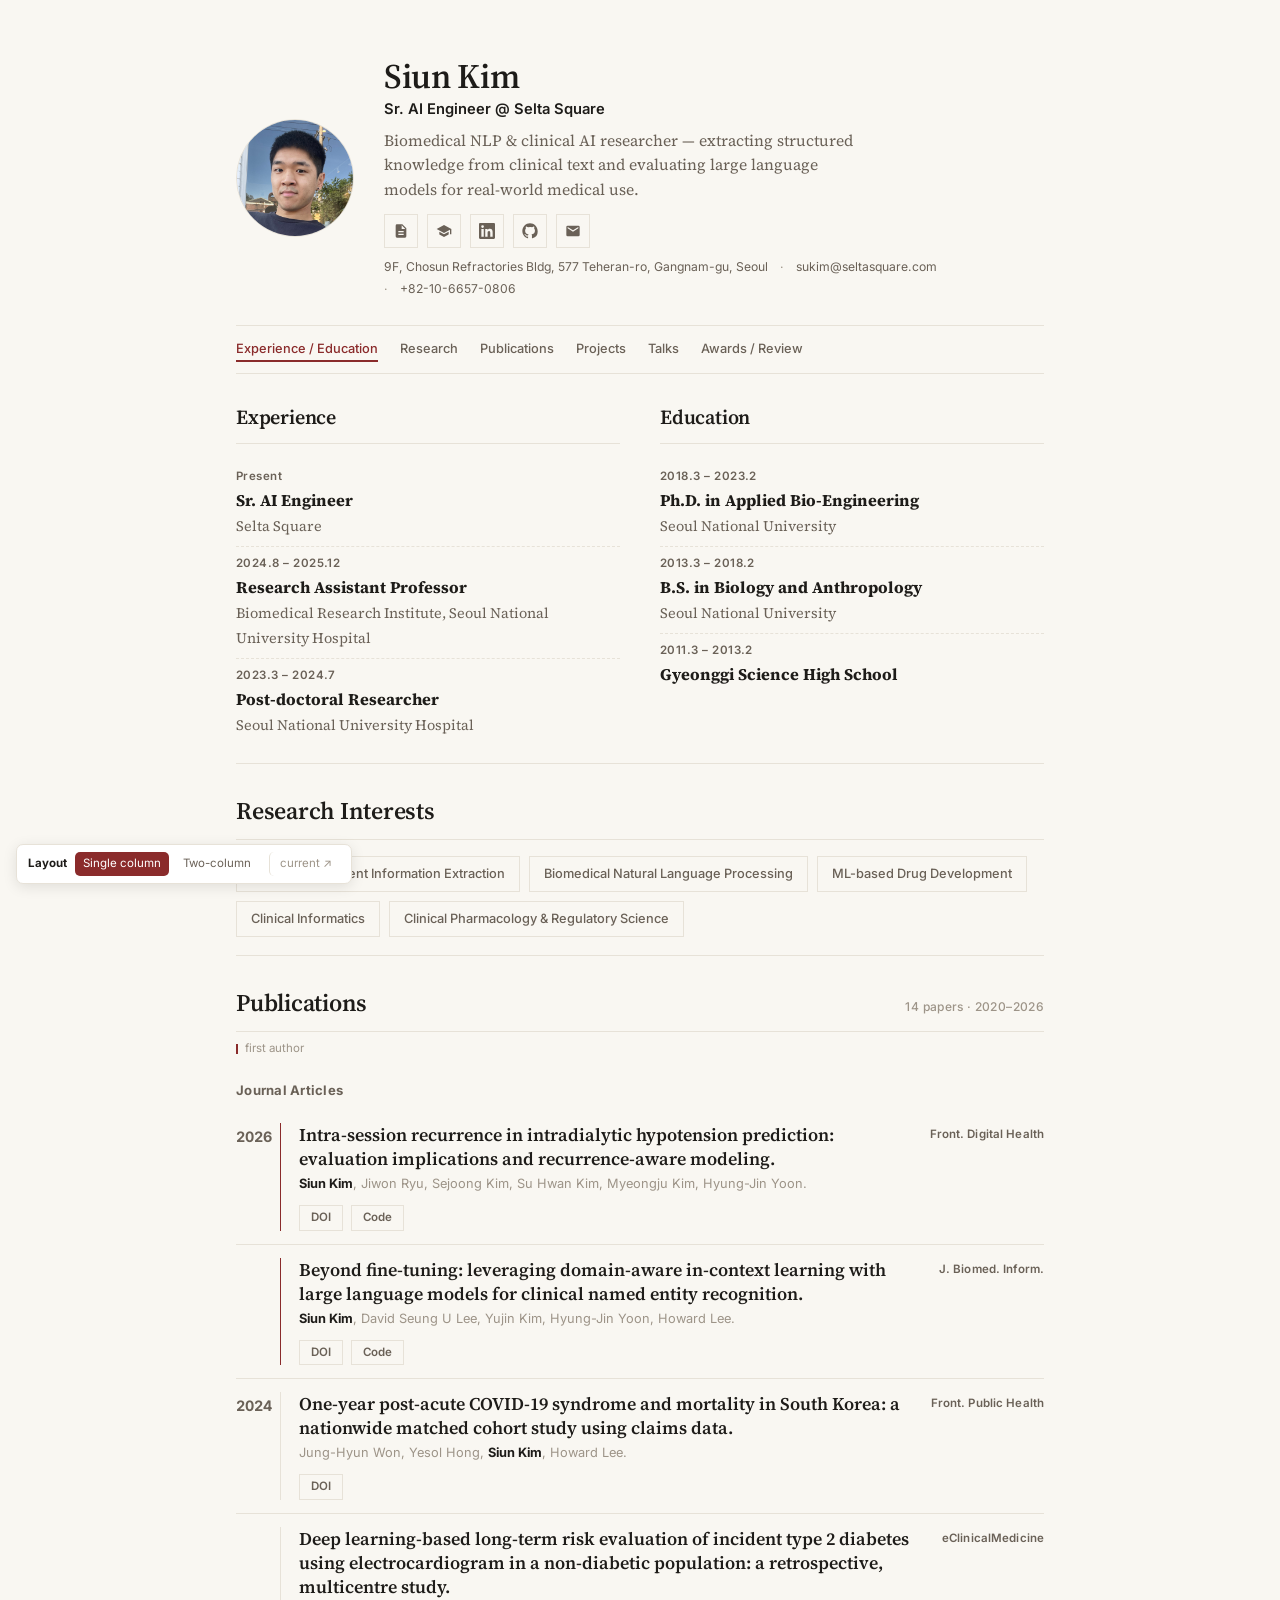
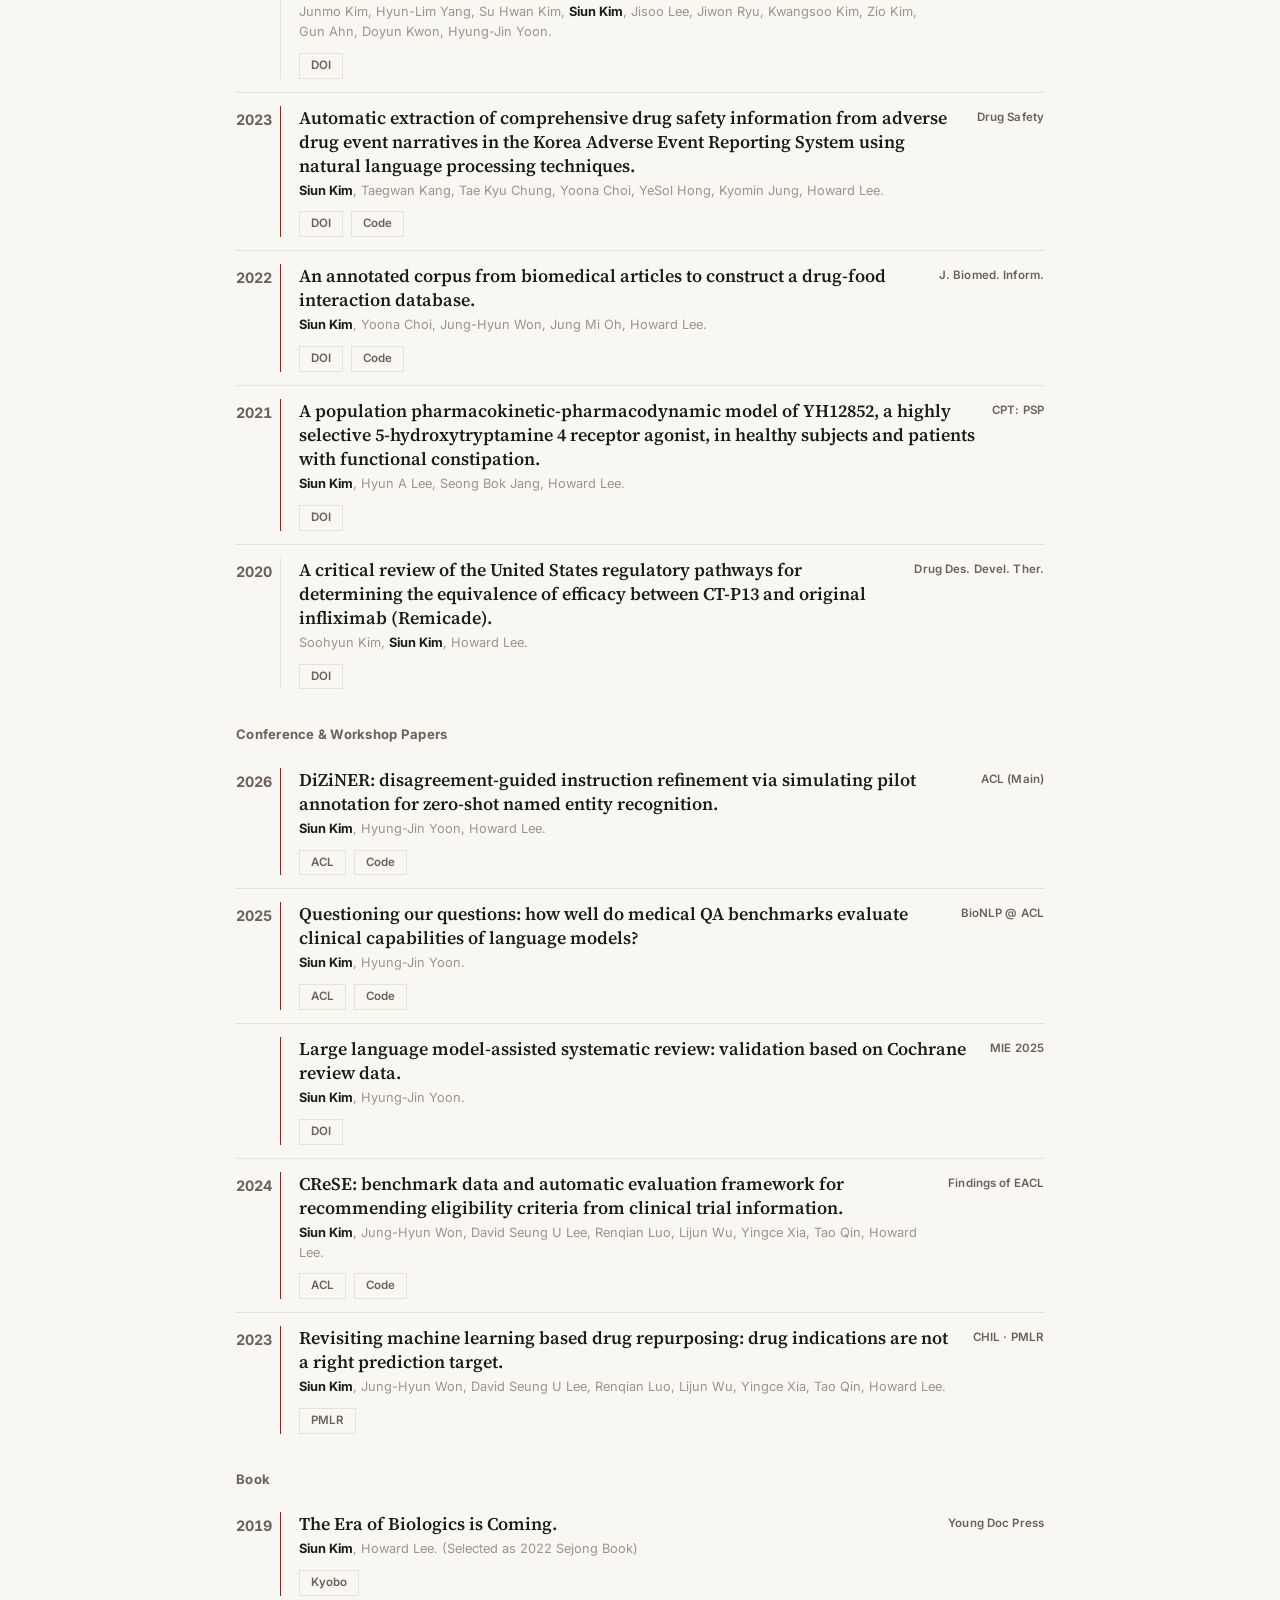
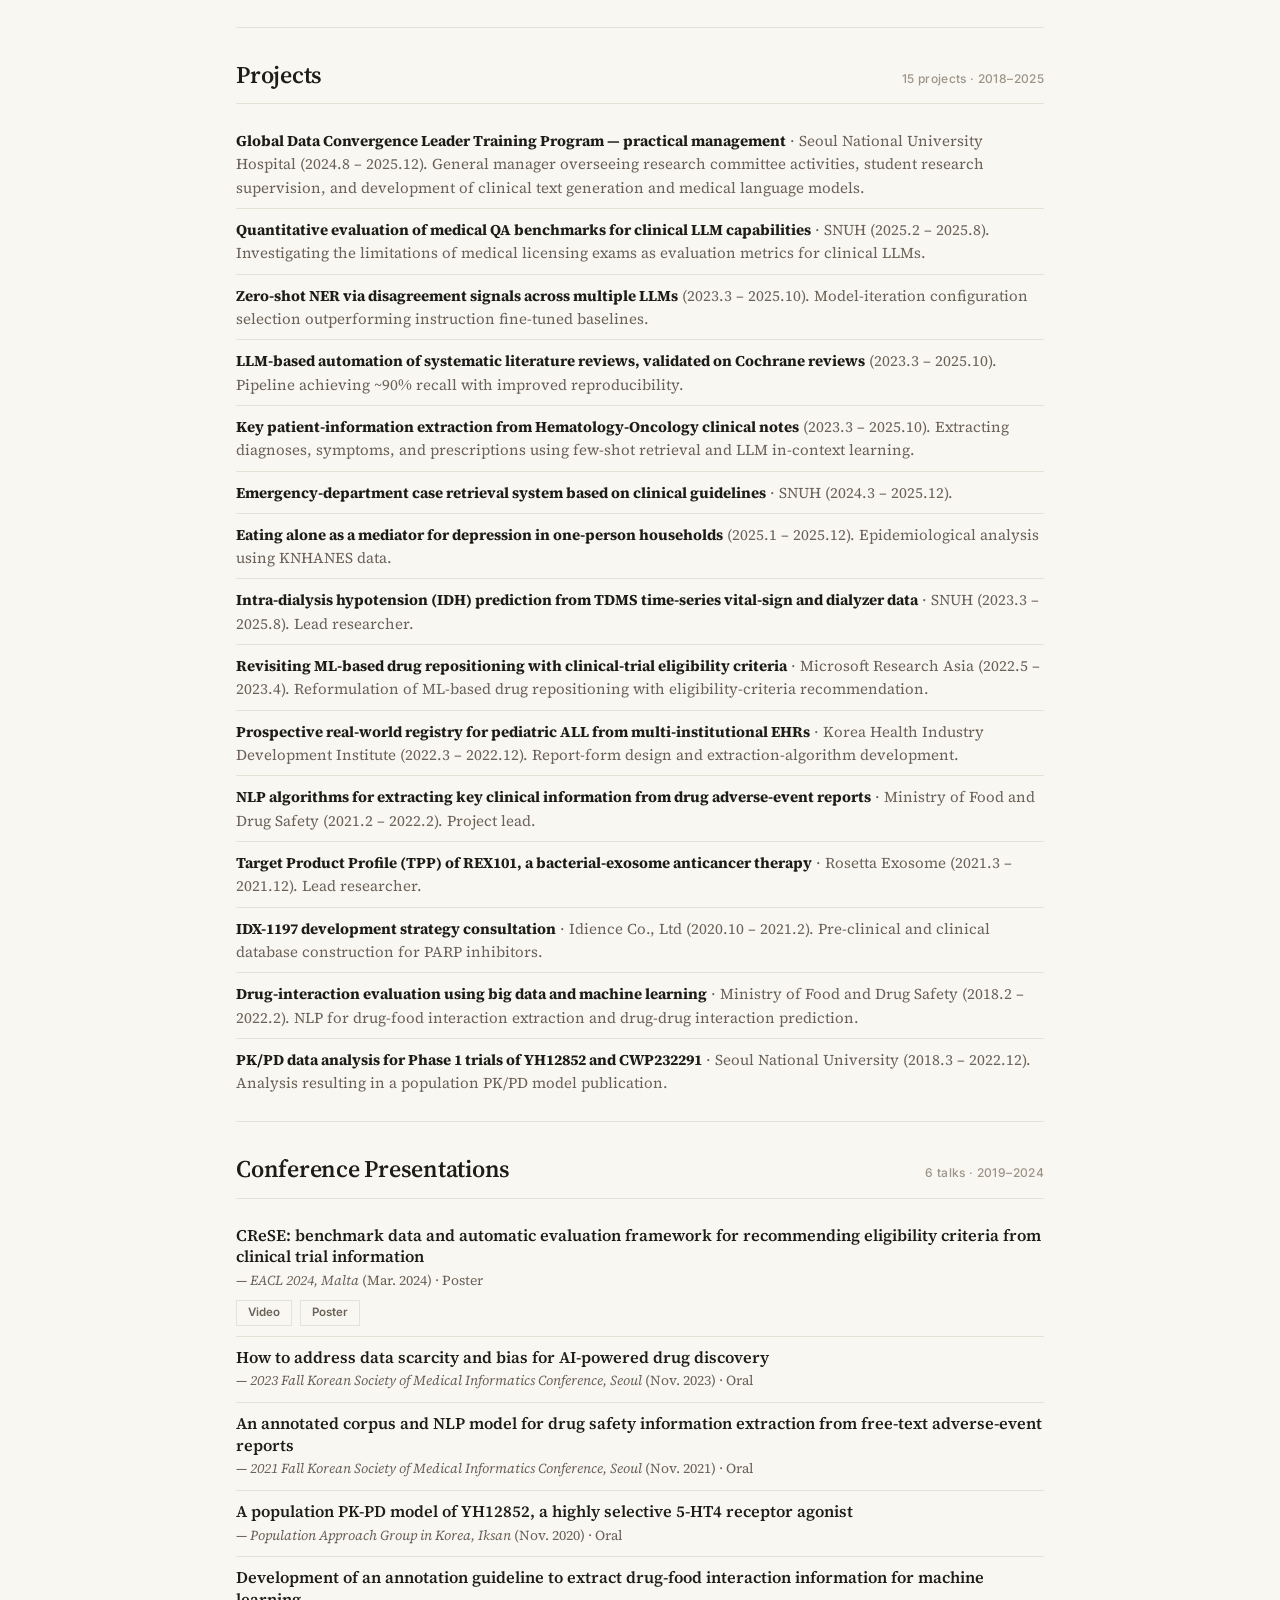
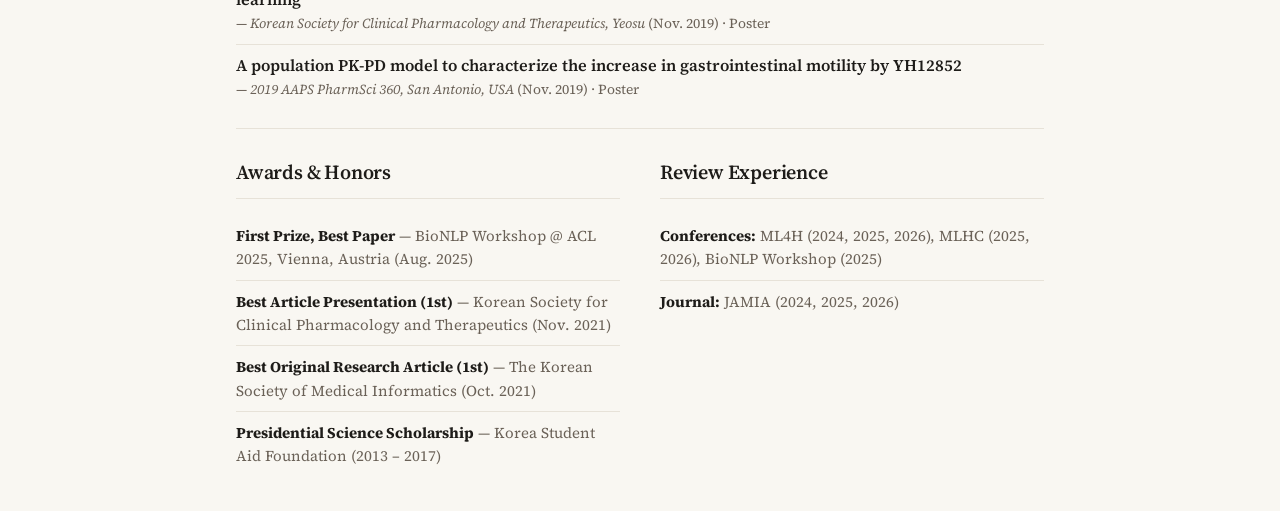
<file: previews/single.html>
<!DOCTYPE html>
<html lang="en">
<head>
<meta charset="UTF-8" />
<meta name="viewport" content="width=device-width, initial-scale=1.0" />
<title>Single column — masthead + sticky nav · Siun Kim (preview)</title>
<link rel="preconnect" href="https://fonts.googleapis.com" />
<link rel="preconnect" href="https://fonts.gstatic.com" crossorigin />
<link rel="stylesheet" href="https://fonts.googleapis.com/css2?family=Inter:wght@400;500;600;700&family=Source+Serif+4:ital,opsz,wght@0,8..60,400..700;1,8..60,400..600&display=swap" />
<style>
:root {
  --bg: #f9f7f2; --surface: #ffffff;
  --text: #1e1c19; --muted: #6a6157; --faint: #9d9488;
  --border: #e7e2d8; --accent: #8a2b2b; --accent-soft: #f0e2e0;
  --font-head: 'Source Serif 4', Georgia, 'Times New Roman', serif;
  --font-body: 'Source Serif 4', Georgia, 'Times New Roman', serif;
  --font-ui: 'Inter', -apple-system, BlinkMacSystemFont, 'Segoe UI', sans-serif;
}
* { box-sizing: border-box; }
html { scroll-behavior: smooth; scroll-padding-top: 62px; }
body { margin: 0; background: var(--bg); color: var(--text); font-family: var(--font-body); font-size: 16px; line-height: 1.55; -webkit-font-smoothing: antialiased; -moz-osx-font-smoothing: grayscale; }
a { color: var(--text); text-decoration: none; transition: color 120ms ease; }
a:hover { color: var(--accent); }

.wrap { max-width: 900px; margin: 16px auto; padding: 0 46px; }

/* masthead */
.masthead { display: flex; gap: 30px; align-items: center; padding: 42px 0 26px; }
.masthead .avatar { width: 118px; height: 118px; flex: 0 0 118px; border-radius: 50%; object-fit: cover; border: 1px solid var(--border); background: var(--bg); }
.avatar-fallback { display:flex; align-items:center; justify-content:center; font-family: var(--font-head); font-size:2.6rem; font-weight:500; color: var(--accent); background: var(--accent-soft); }
.identity { min-width: 0; }
.identity h1 { font-family: var(--font-head); font-size: 2.15rem; font-weight: 600; letter-spacing: -0.01em; line-height: 1.05; margin: 0 0 4px; }
.identity .tagline { font-family: var(--font-ui); font-size: 0.92rem; font-weight: 600; color: var(--text); margin: 0 0 8px; }
.identity .summary { font-size: 0.98rem; color: var(--muted); margin: 0 0 12px; max-width: 60ch; }
.identity .social { display: flex; flex-wrap: wrap; gap: 9px; margin-bottom: 10px; }
.identity .social a { display: inline-flex; align-items: center; justify-content: center; width: 34px; height: 34px; border: 1px solid var(--border); color: var(--muted); transition: all 130ms ease; }
.identity .social a:hover { color: var(--accent); border-color: var(--accent); }
.identity .social svg { width: 16px; height: 16px; fill: currentColor; }
.identity .contact { font-family: var(--font-ui); list-style: none; padding: 0; margin: 0; display: flex; flex-wrap: wrap; gap: 3px 12px; color: var(--muted); font-size: 0.76rem; }
.identity .contact a { color: var(--muted); }
.identity .contact a:hover { color: var(--accent); }
.identity .contact li + li::before { content: "·"; margin-right: 12px; color: var(--faint); }

/* sticky section nav */
.topnav { position: sticky; top: 0; z-index: 20; background: var(--bg); border-top: 1px solid var(--border); border-bottom: 1px solid var(--border); display: flex; flex-wrap: wrap; gap: 2px 22px; padding: 11px 0; }
.topnav a { font-family: var(--font-ui); font-size: 0.8rem; font-weight: 500; color: var(--muted); padding: 2px 0; border-bottom: 2px solid transparent; }
.topnav a:hover { color: var(--accent); }
.topnav a.active { color: var(--accent); border-bottom-color: var(--accent); }

/* content */
.content { padding-top: 6px; }
section { padding: 28px 0 18px; border-bottom: 1px solid var(--border); }
.content > section:first-child { padding-top: 22px; }
.content > .pair:first-child > section { padding-top: 22px; }
.content > section:last-child, .content > .pair:last-child { border-bottom: none; }
h2 { font-family: var(--font-head); font-size: 1.5rem; font-weight: 600; letter-spacing: -0.01em; color: var(--text); margin: 0 0 16px; padding-bottom: 10px; border-bottom: 1px solid var(--border); display: flex; align-items: baseline; justify-content: space-between; gap: 14px; }
.h2-meta { font-family: var(--font-ui); font-size: 0.75rem; font-weight: 500; color: var(--faint); letter-spacing: 0.03em; white-space: nowrap; }
.pair h2 { font-size: 1.25rem; }
h3.pub-group { font-family: var(--font-ui); font-size: 0.82rem; font-weight: 700; color: var(--muted); letter-spacing: 0.02em; margin: 22px 0 10px; }

/* paired sections */
.pair { display: grid; grid-template-columns: 1fr 1fr; gap: 40px; border-bottom: 1px solid var(--border); }
.pair > section { border-bottom: none; padding: 28px 0 18px; }

/* tags */
.tags { list-style: none; padding: 0; margin: 0; display: flex; flex-wrap: wrap; gap: 9px; }
.tags li { font-family: var(--font-ui); border: 1px solid var(--border); padding: 7px 14px; font-size: 0.8rem; font-weight: 500; color: var(--muted); }

/* timeline */
.timeline { list-style: none; padding: 0; margin: 0; }
.timeline li { display: flex; gap: 22px; padding: 9px 0; border-bottom: 1px dashed var(--border); }
.timeline li:last-child { border-bottom: none; }
.timeline .when { font-family: var(--font-ui); flex: 0 0 132px; color: var(--muted); font-size: 0.72rem; font-weight: 600; letter-spacing: 0.04em; padding-top: 5px; }
.timeline .what strong { display: block; font-weight: 700; color: var(--text); font-size: 1.02rem; }
.timeline .where { color: var(--muted); font-size: 0.9rem; }
.pair .timeline li { flex-direction: column; gap: 1px; padding: 8px 0; }
.pair .timeline .when { flex-basis: auto; padding-top: 0; margin-bottom: 1px; }

/* publications */
.me { font-weight: 700; color: var(--text); }
.pub-legend { font-family: var(--font-ui); font-size: 0.72rem; color: var(--faint); margin: -8px 0 14px; display: flex; align-items: center; }
.fa-key { display: inline-block; width: 2px; height: 0.85em; background: var(--accent); margin-right: 7px; }
ol.pubs { list-style: none; padding: 0; margin: 0; }
ol.pubs li { display: grid; grid-template-columns: 44px 1fr auto; padding: 13px 0; border-bottom: 1px solid var(--border); align-items: start; }
ol.pubs li:last-child { border-bottom: none; }
.p-year { font-family: var(--font-ui); font-size: 0.9rem; font-weight: 700; color: var(--muted); font-variant-numeric: tabular-nums; padding-top: 3px; }
.p-body { display: flex; flex-direction: column; gap: 3px; border-left: 1px solid var(--border); padding-left: 18px; }
ol.pubs li.first-author .p-body { border-left-color: var(--accent); }
.p-title { font-size: 1.12rem; font-weight: 600; color: var(--text); line-height: 1.34; }
.authors { font-family: var(--font-ui); font-size: 0.8rem; color: var(--faint); }
.p-venue-tag { font-family: var(--font-ui); justify-self: end; text-align: right; max-width: 150px; font-size: 0.72rem; font-weight: 600; color: var(--muted); line-height: 1.3; padding-top: 4px; padding-left: 14px; letter-spacing: 0.01em; }
.p-links { display: flex; flex-wrap: wrap; gap: 8px; align-items: center; margin-top: 8px; }
.chip { font-family: var(--font-ui); display: inline-block; border: 1px solid var(--border); padding: 3px 11px; font-size: 0.72rem; font-weight: 600; color: var(--muted); transition: all 120ms ease; }
.chip:hover { color: var(--accent); border-color: var(--accent); }

/* projects / talks / awards / service */
.projects, .awards, .service { list-style: none; padding: 0; margin: 0; }
.projects li, .awards li, .service li { padding: 9px 0; border-bottom: 1px solid var(--border); font-size: 0.94rem; color: var(--muted); }
.projects li:last-child, .awards li:last-child, .service li:last-child { border-bottom: none; }
.projects li strong, .awards li strong, .service li strong { color: var(--text); font-weight: 700; }
.talks { list-style: none; padding: 0; margin: 0; }
.talks li { padding: 10px 0; border-bottom: 1px solid var(--border); font-size: 0.94rem; }
.talks li:last-child { border-bottom: none; }
.t-title { display: block; font-weight: 600; color: var(--text); margin-bottom: 2px; line-height: 1.34; font-size: 1.02rem; }
.t-meta { display: block; color: var(--muted); font-size: 0.86rem; }
.talks .p-links { margin-top: 8px; }

/* switcher */
.switch { font-family: var(--font-ui); position: fixed; left:16px; bottom:16px; z-index:100; display:flex; gap:6px; align-items:center; background: var(--surface); border:1px solid var(--border); border-radius:7px; padding:7px 11px; font-size:0.72rem; box-shadow:0 3px 14px rgba(0,0,0,0.1); }
.switch b { color: var(--text); font-weight:700; margin-right:2px; }
.switch a { color: var(--muted); padding:3px 8px; border-radius:5px; }
.switch a.cur { background: var(--accent); color:#fff; }
.switch .live { color: var(--faint); border-left:1px solid var(--border); padding-left:10px; margin-left:4px; }

/* responsive */
@media (max-width: 720px) {
  .wrap { margin: 0; border: none; box-shadow: none; padding: 0 22px; }
  .masthead { flex-direction: column; align-items: flex-start; gap: 18px; padding: 30px 0 20px; }
  .pair { grid-template-columns: 1fr; gap: 0; border-bottom: none; }
  .pair > section { border-bottom: 1px solid var(--border); }
  .timeline li { flex-direction: column; gap: 3px; }
  .timeline .when { flex-basis: auto; }
  ol.pubs li { grid-template-columns: 40px 1fr; }
  .p-venue-tag { grid-column: 2; justify-self: start; text-align: left; max-width: none; padding-left: 18px; padding-top: 6px; }
}
</style>
</head>
<body>
<div class="wrap" id="top">

  <header class="masthead">
    <img class="avatar" src="../assets/profile.jpg" alt="Siun Kim" onerror="this.outerHTML='&lt;div class=&quot;avatar avatar-fallback&quot;&gt;SK&lt;/div&gt;'" />
    <div class="identity">
      <h1>Siun Kim</h1>
      <p class="tagline">Sr. AI Engineer @ Selta Square</p>
      <p class="summary">Biomedical NLP &amp; clinical AI researcher — extracting structured knowledge from clinical text and evaluating large language models for real-world medical use.</p>
      <div class="social" aria-label="Links">
        <a href="../assets/cv.pdf" target="_blank" rel="noopener" title="CV (PDF)" aria-label="CV"><svg viewBox="0 0 24 24" aria-hidden="true"><path d="M14 2H6a2 2 0 0 0-2 2v16a2 2 0 0 0 2 2h12a2 2 0 0 0 2-2V8l-6-6zm2 16H8v-2h8v2zm0-4H8v-2h8v2zm-3-5V3.5L18.5 9H13z"/></svg></a>
        <a href="#" title="Google Scholar" aria-label="Google Scholar"><svg viewBox="0 0 24 24" aria-hidden="true"><path d="M12 3 1 9l11 6 9-4.909V17h2V9L12 3zM5 13.18v4L12 21l7-3.82v-4L12 17l-7-3.82z"/></svg></a>
        <a href="#" title="LinkedIn" aria-label="LinkedIn"><svg viewBox="0 0 24 24" aria-hidden="true"><path d="M20.45 20.45h-3.56v-5.57c0-1.33-.02-3.04-1.85-3.04-1.85 0-2.14 1.45-2.14 2.94v5.67H9.35V9h3.41v1.56h.05c.48-.9 1.63-1.85 3.36-1.85 3.6 0 4.27 2.37 4.27 5.45v6.29zM5.34 7.43a2.06 2.06 0 1 1 0-4.12 2.06 2.06 0 0 1 0 4.12zM7.12 20.45H3.56V9h3.56v11.45zM22.22 0H1.77C.79 0 0 .77 0 1.72v20.56C0 23.23.79 24 1.77 24h20.45c.98 0 1.78-.77 1.78-1.72V1.72C24 .77 23.2 0 22.22 0z"/></svg></a>
        <a href="#" title="GitHub" aria-label="GitHub"><svg viewBox="0 0 24 24" aria-hidden="true"><path d="M12 .5C5.73.5.5 5.73.5 12c0 5.08 3.29 9.39 7.86 10.91.58.11.79-.25.79-.56 0-.28-.01-1.02-.02-2-3.2.7-3.88-1.54-3.88-1.54-.53-1.34-1.29-1.7-1.29-1.7-1.05-.72.08-.71.08-.71 1.16.08 1.77 1.19 1.77 1.19 1.03 1.77 2.71 1.26 3.37.96.1-.75.4-1.26.73-1.55-2.55-.29-5.24-1.28-5.24-5.69 0-1.26.45-2.29 1.19-3.1-.12-.29-.52-1.46.11-3.05 0 0 .97-.31 3.18 1.18a11.1 11.1 0 0 1 2.9-.39c.98 0 1.97.13 2.9.39 2.2-1.49 3.17-1.18 3.17-1.18.63 1.59.23 2.76.11 3.05.74.81 1.19 1.84 1.19 3.1 0 4.42-2.69 5.39-5.25 5.68.41.36.78 1.07.78 2.16 0 1.56-.01 2.82-.01 3.2 0 .31.21.68.8.56A10.52 10.52 0 0 0 23.5 12C23.5 5.73 18.27.5 12 .5z"/></svg></a>
        <a href="mailto:sukim@seltasquare.com" title="Email" aria-label="Email"><svg viewBox="0 0 24 24" aria-hidden="true"><path d="M20 4H4a2 2 0 0 0-2 2v12a2 2 0 0 0 2 2h16a2 2 0 0 0 2-2V6a2 2 0 0 0-2-2zm0 4-8 5-8-5V6l8 5 8-5v2z"/></svg></a>
      </div>
      <ul class="contact">
        <li>9F, Chosun Refractories Bldg, 577 Teheran-ro, Gangnam-gu, Seoul</li>
        <li><a href="mailto:sukim@seltasquare.com">sukim@seltasquare.com</a></li>
        <li>+82-10-6657-0806</li>
      </ul>
    </div>
  </header>

  <nav class="topnav" aria-label="Section navigation">
    <a href="#experience">Experience / Education</a>
    <a href="#research">Research</a>
    <a href="#publications">Publications</a>
    <a href="#projects">Projects</a>
    <a href="#talks">Talks</a>
    <a href="#awards">Awards / Review</a>
  </nav>

  <main class="content">
    <div class="pair">
      <section id="experience">
        <h2>Experience</h2>
        <ul class="timeline">
          <li><div class="when">Present</div><div class="what"><strong>Sr. AI Engineer</strong><span class="where">Selta Square</span></div></li>
          <li><div class="when">2024.8 – 2025.12</div><div class="what"><strong>Research Assistant Professor</strong><span class="where">Biomedical Research Institute, Seoul National University Hospital</span></div></li>
          <li><div class="when">2023.3 – 2024.7</div><div class="what"><strong>Post-doctoral Researcher</strong><span class="where">Seoul National University Hospital</span></div></li>
        </ul>
      </section>
      <section id="education">
        <h2>Education</h2>
        <ul class="timeline">
          <li><div class="when">2018.3 – 2023.2</div><div class="what"><strong>Ph.D. in Applied Bio-Engineering</strong><span class="where">Seoul National University</span></div></li>
          <li><div class="when">2013.3 – 2018.2</div><div class="what"><strong>B.S. in Biology and Anthropology</strong><span class="where">Seoul National University</span></div></li>
          <li><div class="when">2011.3 – 2013.2</div><div class="what"><strong>Gyeonggi Science High School</strong></div></li>
        </ul>
      </section>
    </div>

    <section id="research">
      <h2>Research Interests</h2>
      <ul class="tags">
        <li>Clinical / Document Information Extraction</li>
        <li>Biomedical Natural Language Processing</li>
        <li>ML-based Drug Development</li>
        <li>Clinical Informatics</li>
        <li>Clinical Pharmacology &amp; Regulatory Science</li>
      </ul>
    </section>

    <section id="publications">
      <h2>Publications <span class="h2-meta">14 papers · 2020–2026</span></h2>
      <p class="pub-legend"><span class="fa-key"></span>first author</p>
      <h3 class="pub-group">Journal Articles</h3>
      <ol class="pubs">
        <li class="first-author"><span class="p-year">2026</span><div class="p-body">
          <span class="p-title">Intra-session recurrence in intradialytic hypotension prediction: evaluation implications and recurrence-aware modeling.</span>
          <span class="authors"><span class="me">Siun Kim</span>, Jiwon Ryu, Sejoong Kim, Su Hwan Kim, Myeongju Kim, Hyung-Jin Yoon.</span>
          <span class="p-links"><a class="chip" href="#">DOI</a><a class="chip" href="#">Code</a></span>
        </div><span class="p-venue-tag">Front. Digital Health</span></li>
        <li class="first-author"><span class="p-year"></span><div class="p-body">
          <span class="p-title">Beyond fine-tuning: leveraging domain-aware in-context learning with large language models for clinical named entity recognition.</span>
          <span class="authors"><span class="me">Siun Kim</span>, David Seung U Lee, Yujin Kim, Hyung-Jin Yoon, Howard Lee.</span>
          <span class="p-links"><a class="chip" href="#">DOI</a><a class="chip" href="#">Code</a></span>
        </div><span class="p-venue-tag">J. Biomed. Inform.</span></li>
        <li><span class="p-year">2024</span><div class="p-body">
          <span class="p-title">One-year post-acute COVID-19 syndrome and mortality in South Korea: a nationwide matched cohort study using claims data.</span>
          <span class="authors">Jung-Hyun Won, Yesol Hong, <span class="me">Siun Kim</span>, Howard Lee.</span>
          <span class="p-links"><a class="chip" href="#">DOI</a></span>
        </div><span class="p-venue-tag">Front. Public Health</span></li>
        <li><span class="p-year"></span><div class="p-body">
          <span class="p-title">Deep learning-based long-term risk evaluation of incident type 2 diabetes using electrocardiogram in a non-diabetic population: a retrospective, multicentre study.</span>
          <span class="authors">Junmo Kim, Hyun-Lim Yang, Su Hwan Kim, <span class="me">Siun Kim</span>, Jisoo Lee, Jiwon Ryu, Kwangsoo Kim, Zio Kim, Gun Ahn, Doyun Kwon, Hyung-Jin Yoon.</span>
          <span class="p-links"><a class="chip" href="#">DOI</a></span>
        </div><span class="p-venue-tag">eClinicalMedicine</span></li>
        <li class="first-author"><span class="p-year">2023</span><div class="p-body">
          <span class="p-title">Automatic extraction of comprehensive drug safety information from adverse drug event narratives in the Korea Adverse Event Reporting System using natural language processing techniques.</span>
          <span class="authors"><span class="me">Siun Kim</span>, Taegwan Kang, Tae Kyu Chung, Yoona Choi, YeSol Hong, Kyomin Jung, Howard Lee.</span>
          <span class="p-links"><a class="chip" href="#">DOI</a><a class="chip" href="#">Code</a></span>
        </div><span class="p-venue-tag">Drug Safety</span></li>
        <li class="first-author"><span class="p-year">2022</span><div class="p-body">
          <span class="p-title">An annotated corpus from biomedical articles to construct a drug-food interaction database.</span>
          <span class="authors"><span class="me">Siun Kim</span>, Yoona Choi, Jung-Hyun Won, Jung Mi Oh, Howard Lee.</span>
          <span class="p-links"><a class="chip" href="#">DOI</a><a class="chip" href="#">Code</a></span>
        </div><span class="p-venue-tag">J. Biomed. Inform.</span></li>
        <li class="first-author"><span class="p-year">2021</span><div class="p-body">
          <span class="p-title">A population pharmacokinetic-pharmacodynamic model of YH12852, a highly selective 5-hydroxytryptamine 4 receptor agonist, in healthy subjects and patients with functional constipation.</span>
          <span class="authors"><span class="me">Siun Kim</span>, Hyun A Lee, Seong Bok Jang, Howard Lee.</span>
          <span class="p-links"><a class="chip" href="#">DOI</a></span>
        </div><span class="p-venue-tag">CPT: PSP</span></li>
        <li><span class="p-year">2020</span><div class="p-body">
          <span class="p-title">A critical review of the United States regulatory pathways for determining the equivalence of efficacy between CT-P13 and original infliximab (Remicade).</span>
          <span class="authors">Soohyun Kim, <span class="me">Siun Kim</span>, Howard Lee.</span>
          <span class="p-links"><a class="chip" href="#">DOI</a></span>
        </div><span class="p-venue-tag">Drug Des. Devel. Ther.</span></li>
      </ol>

      <h3 class="pub-group">Conference &amp; Workshop Papers</h3>
      <ol class="pubs">
        <li class="first-author"><span class="p-year">2026</span><div class="p-body">
          <span class="p-title">DiZiNER: disagreement-guided instruction refinement via simulating pilot annotation for zero-shot named entity recognition.</span>
          <span class="authors"><span class="me">Siun Kim</span>, Hyung-Jin Yoon, Howard Lee.</span>
          <span class="p-links"><a class="chip" href="#">ACL</a><a class="chip" href="#">Code</a></span>
        </div><span class="p-venue-tag">ACL (Main)</span></li>
        <li class="first-author"><span class="p-year">2025</span><div class="p-body">
          <span class="p-title">Questioning our questions: how well do medical QA benchmarks evaluate clinical capabilities of language models?</span>
          <span class="authors"><span class="me">Siun Kim</span>, Hyung-Jin Yoon.</span>
          <span class="p-links"><a class="chip" href="#">ACL</a><a class="chip" href="#">Code</a></span>
        </div><span class="p-venue-tag">BioNLP @ ACL</span></li>
        <li class="first-author"><span class="p-year"></span><div class="p-body">
          <span class="p-title">Large language model-assisted systematic review: validation based on Cochrane review data.</span>
          <span class="authors"><span class="me">Siun Kim</span>, Hyung-Jin Yoon.</span>
          <span class="p-links"><a class="chip" href="#">DOI</a></span>
        </div><span class="p-venue-tag">MIE 2025</span></li>
        <li class="first-author"><span class="p-year">2024</span><div class="p-body">
          <span class="p-title">CReSE: benchmark data and automatic evaluation framework for recommending eligibility criteria from clinical trial information.</span>
          <span class="authors"><span class="me">Siun Kim</span>, Jung-Hyun Won, David Seung U Lee, Renqian Luo, Lijun Wu, Yingce Xia, Tao Qin, Howard Lee.</span>
          <span class="p-links"><a class="chip" href="#">ACL</a><a class="chip" href="#">Code</a></span>
        </div><span class="p-venue-tag">Findings of EACL</span></li>
        <li class="first-author"><span class="p-year">2023</span><div class="p-body">
          <span class="p-title">Revisiting machine learning based drug repurposing: drug indications are not a right prediction target.</span>
          <span class="authors"><span class="me">Siun Kim</span>, Jung-Hyun Won, David Seung U Lee, Renqian Luo, Lijun Wu, Yingce Xia, Tao Qin, Howard Lee.</span>
          <span class="p-links"><a class="chip" href="#">PMLR</a></span>
        </div><span class="p-venue-tag">CHIL · PMLR</span></li>
      </ol>

      <h3 class="pub-group">Book</h3>
      <ol class="pubs">
        <li class="first-author"><span class="p-year">2019</span><div class="p-body">
          <span class="p-title">The Era of Biologics is Coming.</span>
          <span class="authors"><span class="me">Siun Kim</span>, Howard Lee. (Selected as 2022 Sejong Book)</span>
          <span class="p-links"><a class="chip" href="#">Kyobo</a></span>
        </div><span class="p-venue-tag">Young Doc Press</span></li>
      </ol>
    </section>

    <section id="projects">
      <h2>Projects <span class="h2-meta">15 projects · 2018–2025</span></h2>
      <ul class="projects">
        <li><strong>Global Data Convergence Leader Training Program — practical management</strong> · Seoul National University Hospital (2024.8 – 2025.12). General manager overseeing research committee activities, student research supervision, and development of clinical text generation and medical language models.</li>
        <li><strong>Quantitative evaluation of medical QA benchmarks for clinical LLM capabilities</strong> · SNUH (2025.2 – 2025.8). Investigating the limitations of medical licensing exams as evaluation metrics for clinical LLMs.</li>
        <li><strong>Zero-shot NER via disagreement signals across multiple LLMs</strong> (2023.3 – 2025.10). Model-iteration configuration selection outperforming instruction fine-tuned baselines.</li>
        <li><strong>LLM-based automation of systematic literature reviews, validated on Cochrane reviews</strong> (2023.3 – 2025.10). Pipeline achieving ~90% recall with improved reproducibility.</li>
        <li><strong>Key patient-information extraction from Hematology-Oncology clinical notes</strong> (2023.3 – 2025.10). Extracting diagnoses, symptoms, and prescriptions using few-shot retrieval and LLM in-context learning.</li>
        <li><strong>Emergency-department case retrieval system based on clinical guidelines</strong> · SNUH (2024.3 – 2025.12).</li>
        <li><strong>Eating alone as a mediator for depression in one-person households</strong> (2025.1 – 2025.12). Epidemiological analysis using KNHANES data.</li>
        <li><strong>Intra-dialysis hypotension (IDH) prediction from TDMS time-series vital-sign and dialyzer data</strong> · SNUH (2023.3 – 2025.8). Lead researcher.</li>
        <li><strong>Revisiting ML-based drug repositioning with clinical-trial eligibility criteria</strong> · Microsoft Research Asia (2022.5 – 2023.4). Reformulation of ML-based drug repositioning with eligibility-criteria recommendation.</li>
        <li><strong>Prospective real-world registry for pediatric ALL from multi-institutional EHRs</strong> · Korea Health Industry Development Institute (2022.3 – 2022.12). Report-form design and extraction-algorithm development.</li>
        <li><strong>NLP algorithms for extracting key clinical information from drug adverse-event reports</strong> · Ministry of Food and Drug Safety (2021.2 – 2022.2). Project lead.</li>
        <li><strong>Target Product Profile (TPP) of REX101, a bacterial-exosome anticancer therapy</strong> · Rosetta Exosome (2021.3 – 2021.12). Lead researcher.</li>
        <li><strong>IDX-1197 development strategy consultation</strong> · Idience Co., Ltd (2020.10 – 2021.2). Pre-clinical and clinical database construction for PARP inhibitors.</li>
        <li><strong>Drug-interaction evaluation using big data and machine learning</strong> · Ministry of Food and Drug Safety (2018.2 – 2022.2). NLP for drug-food interaction extraction and drug-drug interaction prediction.</li>
        <li><strong>PK/PD data analysis for Phase 1 trials of YH12852 and CWP232291</strong> · Seoul National University (2018.3 – 2022.12). Analysis resulting in a population PK/PD model publication.</li>
      </ul>
    </section>

    <section id="talks">
      <h2>Conference Presentations <span class="h2-meta">6 talks · 2019–2024</span></h2>
      <ul class="talks">
        <li>
          <span class="t-title">CReSE: benchmark data and automatic evaluation framework for recommending eligibility criteria from clinical trial information</span>
          <span class="t-meta">— <span style="font-style:italic">EACL 2024, Malta</span> (Mar. 2024) · Poster</span>
          <span class="p-links"><a class="chip" href="#">Video</a><a class="chip" href="#">Poster</a></span>
        </li>
        <li>
          <span class="t-title">How to address data scarcity and bias for AI-powered drug discovery</span>
          <span class="t-meta">— <span style="font-style:italic">2023 Fall Korean Society of Medical Informatics Conference, Seoul</span> (Nov. 2023) · Oral</span>
        </li>
        <li>
          <span class="t-title">An annotated corpus and NLP model for drug safety information extraction from free-text adverse-event reports</span>
          <span class="t-meta">— <span style="font-style:italic">2021 Fall Korean Society of Medical Informatics Conference, Seoul</span> (Nov. 2021) · Oral</span>
        </li>
        <li>
          <span class="t-title">A population PK-PD model of YH12852, a highly selective 5-HT4 receptor agonist</span>
          <span class="t-meta">— <span style="font-style:italic">Population Approach Group in Korea, Iksan</span> (Nov. 2020) · Oral</span>
        </li>
        <li>
          <span class="t-title">Development of an annotation guideline to extract drug-food interaction information for machine learning</span>
          <span class="t-meta">— <span style="font-style:italic">Korean Society for Clinical Pharmacology and Therapeutics, Yeosu</span> (Nov. 2019) · Poster</span>
        </li>
        <li>
          <span class="t-title">A population PK-PD model to characterize the increase in gastrointestinal motility by YH12852</span>
          <span class="t-meta">— <span style="font-style:italic">2019 AAPS PharmSci 360, San Antonio, USA</span> (Nov. 2019) · Poster</span>
        </li>
      </ul>
    </section>

    <div class="pair">
      <section id="awards">
        <h2>Awards &amp; Honors</h2>
        <ul class="awards">
          <li><strong>First Prize, Best Paper</strong> — BioNLP Workshop @ ACL 2025, Vienna, Austria (Aug. 2025)</li>
          <li><strong>Best Article Presentation (1st)</strong> — Korean Society for Clinical Pharmacology and Therapeutics (Nov. 2021)</li>
          <li><strong>Best Original Research Article (1st)</strong> — The Korean Society of Medical Informatics (Oct. 2021)</li>
          <li><strong>Presidential Science Scholarship</strong> — Korea Student Aid Foundation (2013 – 2017)</li>
        </ul>
      </section>
      <section id="service">
        <h2>Review Experience</h2>
        <ul class="service">
          <li><strong>Conferences:</strong> ML4H (2024, 2025, 2026), MLHC (2025, 2026), BioNLP Workshop (2025)</li>
          <li><strong>Journal:</strong> JAMIA (2024, 2025, 2026)</li>
        </ul>
      </section>
    </div>
  </main>
</div>

<div class="switch">
  <b>Layout</b>
  <a class="cur" href="single.html">Single column</a>
  <a href="layout.html">Two-column</a>
  <a class="live" href="../index.html">current ↗</a>
</div>

<script>
  const navLinks = Array.from(document.querySelectorAll('.topnav a'));
  const byId = new Map(navLinks.map(a => [a.getAttribute('href').slice(1), a]));
  const sections = Array.from(document.querySelectorAll('.content section[id]')).filter(s => byId.has(s.id));
  const setActive = (id) => navLinks.forEach(a => a.classList.toggle('active', a === byId.get(id)));
  const spyScroll = () => {
    if (!sections.length) return;
    const atBottom = Math.ceil(window.scrollY + window.innerHeight) >= document.documentElement.scrollHeight - 2;
    if (atBottom) { setActive(sections[sections.length - 1].id); return; }
    const line = window.innerHeight * 0.32;
    let current = sections[0].id;
    for (const s of sections) { if (s.getBoundingClientRect().top <= line) current = s.id; else break; }
    setActive(current);
  };
  window.addEventListener('scroll', spyScroll, { passive: true });
  window.addEventListener('resize', spyScroll, { passive: true });
  spyScroll();
</script>
</body>
</html>
</file>
<file: style.css>
/* ===========================================================
   Siun Kim — personal site
   Single column: top masthead + sticky section nav, "Ink & Paper"
   scholarly direction (Source Serif body/headings, Inter for small
   UI labels) on one warm-paper background with an oxblood accent.
   =========================================================== */

:root {
  --bg: #f9f7f2;             /* page — warm off-white paper */
  --surface: #ffffff;        /* floating bits (rare) */
  --text: #1e1c19;           /* body — near-black ink */
  --muted: #6a6157;          /* secondary — warm gray */
  --faint: #9d9488;          /* tertiary — soft taupe */
  --border: #e7e2d8;         /* hairlines */
  --accent: #8a2b2b;         /* oxblood / academic red */
  --accent-soft: #f0e2e0;
  --font-head: 'Source Serif 4', Georgia, 'Times New Roman', serif;
  --font-body: 'Source Serif 4', Georgia, 'Times New Roman', serif;
  --font-ui: 'Inter', -apple-system, BlinkMacSystemFont, 'Apple SD Gothic Neo',
    'Malgun Gothic', 'Segoe UI', Roboto, sans-serif;
}

* { box-sizing: border-box; }
html { scroll-behavior: smooth; scroll-padding-top: 62px; }
body {
  margin: 0;
  background: var(--bg);
  color: var(--text);
  font-family: var(--font-body);
  font-size: 16px;
  line-height: 1.55;
  -webkit-font-smoothing: antialiased;
  -moz-osx-font-smoothing: grayscale;
}
a { color: var(--text); text-decoration: none; transition: color 120ms ease; }
a:hover { color: var(--accent); }

.wrap { max-width: 920px; margin: 16px auto; padding: 0 46px; }

/* ---------------- Masthead ---------------- */
.masthead { display: flex; gap: 34px; align-items: center; padding: 44px 0 28px; }
.masthead .avatar { width: 200px; height: 200px; flex: 0 0 200px; border-radius: 50%; object-fit: cover; border: 1px solid var(--border); background: var(--bg); }
.avatar-fallback { display: flex; align-items: center; justify-content: center; font-family: var(--font-head); font-size: 4rem; font-weight: 500; color: var(--accent); background: var(--accent-soft); }
.identity { min-width: 0; }
.identity h1 { font-family: var(--font-head); font-size: 2.15rem; font-weight: 600; letter-spacing: -0.01em; line-height: 1.05; margin: 0 0 4px; }
.identity .tagline { font-family: var(--font-ui); font-size: 0.92rem; font-weight: 600; color: var(--text); margin: 0 0 8px; }
.identity .summary { font-size: 0.98rem; color: var(--muted); margin: 0 0 12px; max-width: 62ch; }
.identity .social { display: flex; flex-wrap: wrap; gap: 9px; margin-bottom: 10px; }
.identity .social a { display: inline-flex; align-items: center; justify-content: center; width: 34px; height: 34px; border: 1px solid var(--border); color: var(--muted); transition: all 130ms ease; }
.identity .social a:hover { color: var(--accent); border-color: var(--accent); }
.identity .social svg { width: 16px; height: 16px; fill: currentColor; }
.identity .contact { font-family: var(--font-ui); list-style: none; padding: 0; margin: 0; display: flex; flex-wrap: wrap; gap: 3px 12px; color: var(--muted); font-size: 0.76rem; }
.identity .contact a { color: var(--muted); }
.identity .contact a:hover { color: var(--accent); }
.identity .contact li + li::before { content: "·"; margin-right: 12px; color: var(--faint); }

/* ---------------- Sticky section nav ---------------- */
.topnav { position: sticky; top: 0; z-index: 20; background: var(--bg); border-top: 1px solid var(--border); border-bottom: 1px solid var(--border); display: flex; flex-wrap: wrap; gap: 2px 22px; padding: 11px 0; transition: box-shadow 160ms ease; }
.topnav.stuck { box-shadow: 0 5px 16px rgba(30, 28, 25, 0.07); }
.topnav a { font-family: var(--font-ui); font-size: 0.8rem; font-weight: 500; color: var(--muted); padding: 2px 0; border-bottom: 2px solid transparent; }
.topnav a:hover { color: var(--accent); }
.topnav a.active { color: var(--accent); border-bottom-color: var(--accent); }

/* ---------------- Content ---------------- */
.content { padding-top: 6px; padding-bottom: 26vh; }
section { padding: 28px 0 18px; border-bottom: 1px solid var(--border); }
.content > section:first-child { padding-top: 22px; }
.content > .pair:first-child > section { padding-top: 22px; }
.content > section:last-child, .content > .pair:last-child { border-bottom: none; }

h2 { font-family: var(--font-head); font-size: 1.5rem; font-weight: 600; letter-spacing: -0.01em; color: var(--text); margin: 0 0 16px; padding-bottom: 10px; border-bottom: 1px solid var(--border); display: flex; align-items: baseline; justify-content: space-between; gap: 14px; }
.h2-meta { font-family: var(--font-ui); font-size: 0.75rem; font-weight: 500; color: var(--faint); letter-spacing: 0.03em; white-space: nowrap; }
.pair h2 { font-size: 1.25rem; }
h3.pub-group { font-family: var(--font-ui); font-size: 0.82rem; font-weight: 700; color: var(--muted); letter-spacing: 0.02em; margin: 22px 0 10px; }

/* paired sections */
.pair { display: grid; grid-template-columns: 1fr 1fr; gap: 44px; border-bottom: 1px solid var(--border); }
.pair > section { border-bottom: none; padding: 28px 0 18px; }

/* research tags */
.tags { list-style: none; padding: 0; margin: 0; display: flex; flex-wrap: wrap; gap: 9px; }
.tags li { font-family: var(--font-ui); border: 1px solid var(--border); padding: 7px 14px; font-size: 0.8rem; font-weight: 500; color: var(--muted); }

/* timeline */
.timeline { list-style: none; padding: 0; margin: 0; }
.timeline li { display: flex; gap: 22px; padding: 9px 0; border-bottom: 1px dashed var(--border); }
.timeline li:last-child { border-bottom: none; }
.timeline .when { font-family: var(--font-ui); flex: 0 0 132px; color: var(--muted); font-size: 0.72rem; font-weight: 600; letter-spacing: 0.04em; padding-top: 5px; }
.timeline .what strong { display: block; font-weight: 700; color: var(--text); font-size: 1.02rem; }
.timeline .where { color: var(--muted); font-size: 0.9rem; }
.pair .timeline li { flex-direction: column; gap: 1px; padding: 8px 0; }
.pair .timeline .when { flex-basis: auto; padding-top: 0; margin-bottom: 1px; }

/* ---------------- Publications ---------------- */
.me { font-weight: 700; color: var(--text); }
.pub-legend { font-family: var(--font-ui); font-size: 0.72rem; color: var(--faint); margin: -8px 0 14px; display: flex; align-items: center; }
.fa-key { display: inline-block; width: 2px; height: 0.85em; background: var(--accent); margin-right: 7px; }
ol.pubs { list-style: none; padding: 0; margin: 0; }
ol.pubs li { display: grid; grid-template-columns: 44px 1fr auto; padding: 13px 0; border-bottom: 1px solid var(--border); align-items: start; }
ol.pubs li:last-child { border-bottom: none; }
.p-year { font-family: var(--font-ui); font-size: 0.9rem; font-weight: 700; color: var(--muted); font-variant-numeric: tabular-nums; padding-top: 3px; }
.p-body { display: flex; flex-direction: column; gap: 3px; border-left: 1px solid var(--border); padding-left: 18px; }
ol.pubs li.first-author .p-body { border-left-color: var(--accent); }
.p-title { font-size: 1.12rem; font-weight: 600; color: var(--text); line-height: 1.34; }
.authors { font-family: var(--font-ui); font-size: 0.8rem; color: var(--faint); }
.p-venue-tag { font-family: var(--font-ui); justify-self: end; text-align: right; max-width: 160px; font-size: 0.72rem; font-weight: 600; color: var(--muted); line-height: 1.3; padding-top: 4px; padding-left: 14px; letter-spacing: 0.01em; }
.p-links { display: flex; flex-wrap: wrap; gap: 8px; align-items: center; margin-top: 8px; }
.chip { font-family: var(--font-ui); display: inline-block; border: 1px solid var(--border); padding: 3px 11px; font-size: 0.72rem; font-weight: 600; color: var(--muted); transition: all 120ms ease; }
.chip:hover { color: var(--accent); border-color: var(--accent); }

/* ---------------- Projects / talks / awards / service ---------------- */
.projects, .awards, .service { list-style: none; padding: 0; margin: 0; }
.projects li, .awards li, .service li { padding: 9px 0; border-bottom: 1px solid var(--border); font-size: 0.94rem; color: var(--muted); }
.projects li:last-child, .awards li:last-child, .service li:last-child { border-bottom: none; }
.projects li strong, .awards li strong, .service li strong { color: var(--text); font-weight: 700; }
.talks { list-style: none; padding: 0; margin: 0; }
.talks li { padding: 10px 0; border-bottom: 1px solid var(--border); font-size: 0.94rem; }
.talks li:last-child { border-bottom: none; }
.t-title { display: block; font-weight: 600; color: var(--text); margin-bottom: 2px; line-height: 1.34; font-size: 1.02rem; }
.t-meta { display: block; color: var(--muted); font-size: 0.86rem; }
.t-meta .venue { font-style: italic; }
.talks .p-links { margin-top: 8px; }

/* ---------------- Responsive ---------------- */
@media (max-width: 720px) {
  .wrap { margin: 0; padding: 0 22px; }
  .masthead { flex-direction: column; align-items: flex-start; gap: 18px; padding: 30px 0 20px; }
  .pair { grid-template-columns: 1fr; gap: 0; border-bottom: none; }
  .pair > section { border-bottom: 1px solid var(--border); }
  .timeline li { flex-direction: column; gap: 3px; }
  .timeline .when { flex-basis: auto; }
  ol.pubs li { grid-template-columns: 40px 1fr; }
  .p-venue-tag { grid-column: 2; justify-self: start; text-align: left; max-width: none; padding-left: 18px; padding-top: 6px; }
}

/* ---------------- Generated-content additions (build.py) ---------------- */
.masthead.no-photo { padding-top: 40px; }
.timeline .detail { display: block; color: var(--faint); font-family: var(--font-ui); font-size: 0.74rem; line-height: 1.45; margin-top: 3px; }
.timeline .detail em { font-family: var(--font-body); font-size: 0.86rem; color: var(--muted); }
#projects h3.pub-group:first-of-type { margin-top: 4px; }
.contrib { font-family: var(--font-ui); font-size: 0.7rem; font-weight: 600; color: var(--faint); white-space: nowrap; }
#awards h3.pub-group { margin-top: 18px; }
.projects li.draft { background: #fff6d6; outline: 1px dashed #d8b23a; }

/* linked product title (public beta) */
.projects a.plink { color: var(--text); text-decoration: underline; text-decoration-color: var(--border); text-underline-offset: 3px; }
.projects a.plink:hover { color: var(--accent); text-decoration-color: var(--accent); }
</file>
